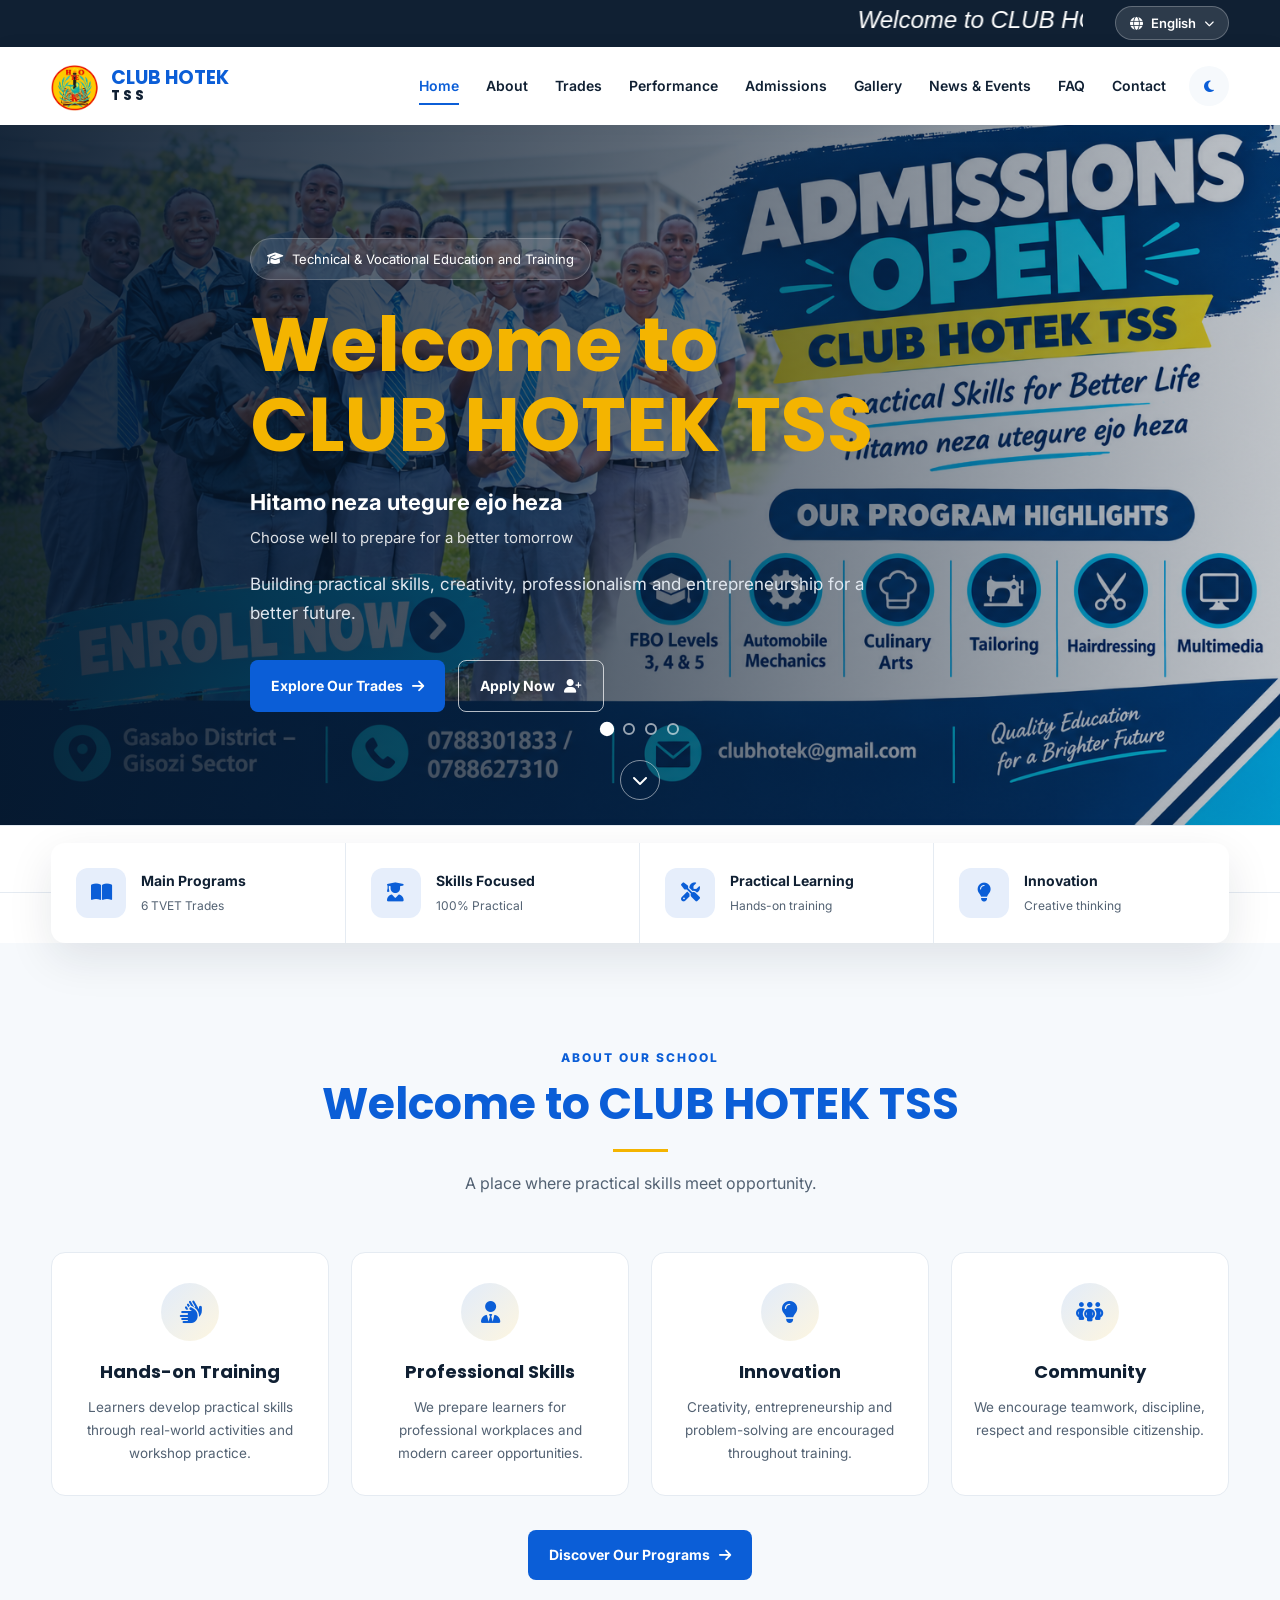
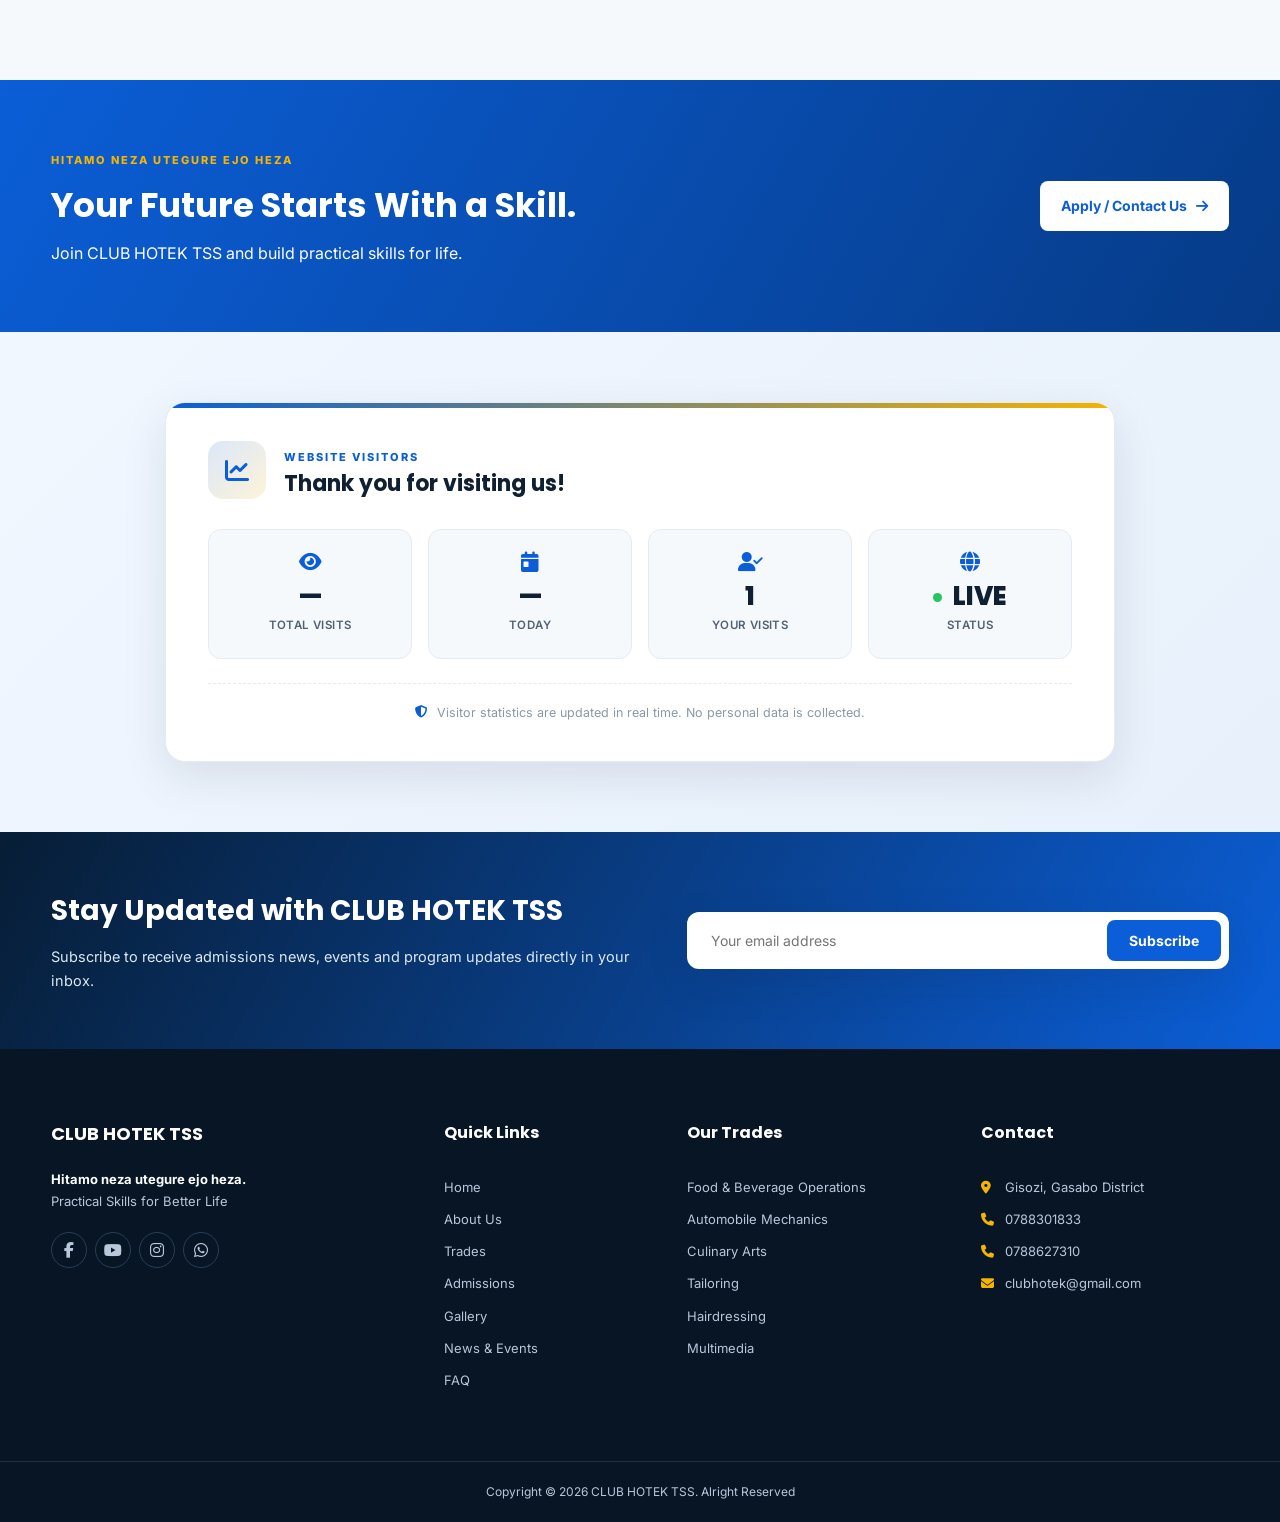
<file: index.html>
<!DOCTYPE html>
<html lang="en">
<head>
    <meta charset="UTF-8">
    <meta name="viewport" content="width=device-width, initial-scale=1.0">
    <meta name="description" content="CLUB HOTEK TSS - TVET School in Gisozi, Gasabo, Rwanda. Practical skills for better life.">
    <meta name="keywords" content="Club Hotek TSS, TVET Rwanda, Gisozi, Gasabo, Food and Beverage, Automobile, Culinary, Tailoring, Hairdressing, Multimedia">
    <meta name="author" content="CLUB HOTEK TSS">
    <title>CLUB HOTEK TSS | Practical Skills for Better Life</title>
    <link rel="preconnect" href="https://fonts.googleapis.com">
    <link rel="preconnect" href="https://fonts.gstatic.com" crossorigin>
    <link href="https://fonts.googleapis.com/css2?family=Inter:wght@400;500;600;700;800&family=Poppins:wght@500;600;700;800&display=swap" rel="stylesheet">
    <link rel="stylesheet" href="https://cdnjs.cloudflare.com/ajax/libs/font-awesome/6.5.2/css/all.min.css">
    <link rel="stylesheet" href="css/style.css">
    <link rel="stylesheet" href="css/pages.css">
</head>
<body>

<div id="preloader">
    <div class="loader">
        <div class="loader-circle"></div>
        <h3>CLUB HOTEK TSS</h3>
        <p data-i18n="loading">Loading...</p>
    </div>
</div>

<!-- TOP BAR -->
<div class="top-bar">
    <div class="container top-bar-content">
        <div class="top-bar-marquee">
            <marquee><p data-i18n="welcomeMarquee" style="font-family: Arial, Helvetica, sans-serif; font-style: oblique; font-size: x-large;">Welcome to CLUB HOTEK TSS, Admission is Ongoing in this upcoming Academic year 🎓🎓🎓</p></marquee>
        </div>
        <div class="top-bar-actions">
            <div class="lang-switcher" id="langSwitcher">
                <button class="lang-btn" type="button" aria-label="Change language">
                    <i class="fas fa-globe"></i>
                    <span data-current-lang>English</span>
                    <i class="fas fa-chevron-down caret"></i>
                </button>
                <div class="lang-dropdown">
                    <button class="lang-option active" data-lang="en" type="button"><span class="flag">🇬🇧</span> English</button>
                    <button class="lang-option" data-lang="fr" type="button"><span class="flag">🇫🇷</span> Français</button>
                    <button class="lang-option" data-lang="sw" type="button"><span class="flag">🇹🇿</span> Kiswahili</button>
                    <button class="lang-option" data-lang="rw" type="button"><span class="flag">🇷🇼</span> Kinyarwanda</button>
                    <button class="lang-option" data-lang="es" type="button"><span class="flag">🇪🇸</span> Español</button>
                    <button class="lang-option" data-lang="it" type="button"><span class="flag">🇮🇹</span> Italiano</button>
                </div>
            </div>
        </div>
    </div>
</div>

<!-- HEADER -->
<header class="header" id="header">
    <div class="container nav-container">
        <a href="index.html" class="logo">
            <img src="assets/images/logo.png" alt="CLUB HOTEK TSS Logo" onerror="this.style.display='none';">
            <div class="logo-text">
                <strong>CLUB HOTEK</strong>
                <span>TSS</span>
            </div>
        </a>

        <!-- NAV SELECT (quick page jump) -->

        <!-- 
        <div class="nav-select-wrap">
            <select class="nav-select" id="navSelect" aria-label="Quick page jump">
                <option value="index.html" selected data-i18n="navHome">Home</option>
                <option value="about.html" data-i18n="navAbout">About</option>
                <option value="trades.html" data-i18n="navTrades">Trades</option>
                <option value="performance.html" data-i18n="navPerformance">Performance</option>
                <option value="admissions.html" data-i18n="navAdmissions">Admissions</option>
                <option value="gallery.html" data-i18n="navGallery">Gallery</option>
                <option value="news.html" data-i18n="navNews">News &amp; Events</option>
                <option value="faq.html" data-i18n="navFaq">FAQ</option>
                <option value="contact.html" data-i18n="navContact">Contact</option>
            </select>
        </div>
-->
        <button class="mobile-menu-btn" id="mobileMenuBtn" aria-label="Open navigation menu">
            <i class="fas fa-bars"></i>
        </button>

        <nav class="navbar" id="navbar">
            <a href="index.html" class="nav-link active" data-i18n="navHome">Home</a>
            <a href="about.html" class="nav-link" data-i18n="navAbout">About</a>
            <a href="trades.html" class="nav-link" data-i18n="navTrades">Trades</a>
            <a href="performance.html" class="nav-link" data-i18n="navPerformance">Performance</a>
            <a href="admissions.html" class="nav-link" data-i18n="navAdmissions">Admissions</a>
            <a href="gallery.html" class="nav-link" data-i18n="navGallery">Gallery</a>
            <a href="news.html" class="nav-link" data-i18n="navNews">News &amp; Events</a>
            <a href="faq.html" class="nav-link" data-i18n="navFaq">FAQ</a>
            <a href="contact.html" class="nav-link" data-i18n="navContact">Contact</a>
            <div class="mobile-lang-block">
                <div class="lang-switcher" id="langSwitcherMobile">
                    <button class="lang-btn" type="button"><i class="fas fa-globe"></i><span data-current-lang>English</span><i class="fas fa-chevron-down caret"></i></button>
                    <div class="lang-dropdown">
                        <button class="lang-option active" data-lang="en" type="button"><span class="flag">🇬🇧</span> English</button>
                        <button class="lang-option" data-lang="fr" type="button"><span class="flag">🇫🇷</span> Français</button>
                        <button class="lang-option" data-lang="sw" type="button"><span class="flag">🇹🇿</span> Kiswahili</button>
                        <button class="lang-option" data-lang="rw" type="button"><span class="flag">🇷🇼</span> Kinyarwanda</button>
                        <button class="lang-option" data-lang="es" type="button"><span class="flag">🇪🇸</span> Español</button>
                        <button class="lang-option" data-lang="it" type="button"><span class="flag">🇮🇹</span> Italiano</button>
                    </div>
                </div>
            </div>
            <button id="themeToggle" class="theme-toggle" aria-label="Toggle dark mode">
                <i class="fas fa-moon"></i>
            </button>
        </nav>
    </div>
</header>
<div class="nav-overlay" id="navOverlay"></div>

<!-- HERO -->
<section class="hero" id="home">
    <div class="hero-slides">
        <div class="hero-slide active" style="background-image: url('assets/images/homee.png');"></div>
        <div class="hero-slide" style="background-image: url('assets/images/event-22.png');"></div>
        <div class="hero-slide" style="background-image: url('assets/images/graduation1.png');"></div>
        <div class="hero-slide" style="background-image: url('assets/images/gallery-6.png');"></div>
    </div>
    <div class="hero-overlay"></div>
    <div class="container hero-content">
        <div class="hero-badge">
            <i class="fas fa-graduation-cap"></i>
            <span data-i18n="heroBadge">Technical &amp; Vocational Education and Training</span>
        </div>
        <h1><span data-i18n="heroWelcome">Welcome to</span><span>CLUB HOTEK TSS</span></h1>
        <p class="hero-slogan">
            <strong data-i18n="heroSlogan">Hitamo neza utegure ejo heza</strong><br>
            <small data-i18n="heroSloganSub">Choose well to prepare for a better tomorrow</small>
        </p>
        <p class="hero-description" data-i18n="heroDescription">Building practical skills, creativity, professionalism and entrepreneurship for a better future.</p>
        <div class="hero-buttons">
            <a href="trades.html" class="btn btn-primary"><span data-i18n="heroBtnTrades">Explore Our Trades</span><i class="fas fa-arrow-right"></i></a>
            <a href="admissions.html" class="btn btn-outline"><span data-i18n="heroBtnApply">Apply Now</span><i class="fas fa-user-plus"></i></a>
        </div>
    </div>
    <div class="hero-dots">
        <button class="active" data-slide="0" aria-label="Slide 1"></button>
        <button data-slide="1" aria-label="Slide 2"></button>
        <button data-slide="2" aria-label="Slide 3"></button>
        <button data-slide="3" aria-label="Slide 4"></button>
    </div>
    <div class="hero-scroll"><a href="#highlights"><i class="fas fa-chevron-down"></i></a></div>
</section>

<!-- TRUST STRIP -->
<section class="trust-strip">
    <div class="container trust-grid">
        <div class="trust-item"><i class="fas fa-award"></i> WDA / RTB Accredited</div>
        <div class="trust-item"><i class="fas fa-certificate"></i> National TVET Curriculum</div>
        <div class="trust-item"><i class="fas fa-users"></i> 500+ Learners Trained</div>
        <div class="trust-item"><i class="fas fa-handshake"></i> Industry Partnerships</div>
    </div>
</section>

<!-- QUICK HIGHLIGHTS -->
<section class="quick-info" id="highlights">
    <div class="container quick-grid">
        <div class="quick-card"><div class="quick-icon"><i class="fas fa-book-open"></i></div><div><h4 data-i18n="stat1">Main Programs</h4><p>6 TVET Trades</p></div></div>
        <div class="quick-card"><div class="quick-icon"><i class="fas fa-user-graduate"></i></div><div><h4 data-i18n="stat2">Skills Focused</h4><p>100% Practical</p></div></div>
        <div class="quick-card"><div class="quick-icon"><i class="fas fa-tools"></i></div><div><h4 data-i18n="stat3">Practical Learning</h4><p>Hands-on training</p></div></div>
        <div class="quick-card"><div class="quick-icon"><i class="fas fa-lightbulb"></i></div><div><h4 data-i18n="stat4">Innovation</h4><p>Creative thinking</p></div></div>
    </div>
</section>

<!-- HOME INTRO -->
<section class="section home-intro">
    <div class="container">
        <div class="section-header">
            <span class="section-label" data-i18n="aboutLabel">ABOUT OUR SCHOOL</span>
            <h2><span data-i18n="aboutWelcome">Welcome to</span> <span>CLUB HOTEK TSS</span></h2>
            <div class="section-line"></div>
            <p data-i18n="aboutTagline">A place where practical skills meet opportunity.</p>
        </div>
        <div class="home-intro-grid">
            <div class="home-intro-card"><div class="home-intro-icon"><i class="fas fa-hands"></i></div><h3 data-i18n="why1Title">Hands-on Training</h3><p data-i18n="why1Desc">Learners develop practical skills through real-world activities and workshop practice.</p></div>
            <div class="home-intro-card"><div class="home-intro-icon"><i class="fas fa-user-tie"></i></div><h3 data-i18n="why2Title">Professional Skills</h3><p data-i18n="why2Desc">We prepare learners for professional workplaces and modern career opportunities.</p></div>
            <div class="home-intro-card"><div class="home-intro-icon"><i class="fas fa-lightbulb"></i></div><h3 data-i18n="why3Title">Innovation</h3><p data-i18n="why3Desc">Creativity, entrepreneurship and problem-solving are encouraged throughout training.</p></div>
            <div class="home-intro-card"><div class="home-intro-icon"><i class="fas fa-people-group"></i></div><h3 data-i18n="why4Title">Community</h3><p data-i18n="why4Desc">We encourage teamwork, discipline, respect and responsible citizenship.</p></div>
        </div>
        <div class="home-intro-actions">
            <a href="about.html" class="btn btn-primary"><span data-i18n="aboutBtn">Discover Our Programs</span><i class="fas fa-arrow-right"></i></a>
        </div>
    </div>
</section>

<!-- CTA -->
<section class="cta-section">
    <div class="container cta-content">
        <div>
            <span data-i18n="ctaLabel">HITAMO NEZA UTEGURE EJO HEZA</span>
            <h2 data-i18n="ctaHeading">Your Future Starts With a Skill.</h2>
            <p data-i18n="ctaDesc">Join CLUB HOTEK TSS and build practical skills for life.</p>
        </div>
        <a href="admissions.html" class="btn btn-light"><span data-i18n="ctaBtn">Apply / Contact Us</span><i class="fas fa-arrow-right"></i></a>
    </div>
</section>

<!-- VISITOR COUNTER -->
<section class="visitor-counter-section">
    <div class="container">
        <div class="visitor-counter-card">
            <div class="visitor-counter-header">
                <div class="visitor-counter-icon"><i class="fas fa-chart-line"></i></div>
                <div>
                    <span class="visitor-label" data-i18n="visitorLabel">WEBSITE VISITORS</span>
                    <h3 data-i18n="visitorHeading">Thank you for visiting us!</h3>
                </div>
            </div>
            <div class="visitor-stats-grid">
                <div class="visitor-stat"><i class="fas fa-eye"></i><div class="visitor-number" id="visitorTotal">—</div><div class="visitor-caption" data-i18n="visitorTotalLabel">Total Visits</div></div>
                <div class="visitor-stat"><i class="fas fa-calendar-day"></i><div class="visitor-number" id="visitorToday">—</div><div class="visitor-caption" data-i18n="visitorTodayLabel">Today</div></div>
                <div class="visitor-stat"><i class="fas fa-user-check"></i><div class="visitor-number" id="visitorUnique">—</div><div class="visitor-caption" data-i18n="visitorUniqueLabel">Your Visits</div></div>
                <div class="visitor-stat"><i class="fas fa-globe"></i><div class="visitor-number" id="visitorLive"><span class="live-dot"></span> LIVE</div><div class="visitor-caption" data-i18n="visitorStatusLabel">Status</div></div>
            </div>
            <p class="visitor-note"><i class="fas fa-shield-halved"></i><span data-i18n="visitorNote">Visitor statistics are updated in real time. No personal data is collected.</span></p>
        </div>
    </div>
</section>

<!-- NEWSLETTER -->
<section class="newsletter-strip">
    <div class="container newsletter-inner">
        <div>
            <h3 data-i18n="newsletterTitle">Stay Updated with CLUB HOTEK TSS</h3>
            <p data-i18n="newsletterText">Subscribe to receive admissions news, events and program updates directly in your inbox.</p>
        </div>
        <form class="newsletter-form" id="newsletterForm">
            <input type="email" placeholder="Your email address" data-i18n-placeholder="newsletterPlaceholder" required>
            <button type="submit" data-i18n="newsletterBtn">Subscribe</button>
        </form>
    </div>
</section>

<!-- FOOTER -->
<footer class="footer">
    <div class="container footer-grid">
        <div class="footer-about">
            <div class="footer-logo"><div><strong>CLUB HOTEK TSS</strong></div></div>
            <p><strong>Hitamo neza utegure ejo heza.</strong><br><span data-i18n="footerTagline">Practical Skills for Better Life</span></p>
            <div class="footer-social">
                <a href="#"><i class="fab fa-facebook-f"></i></a>
                <a href="https://www.youtube.com/watch?v=hExioXqzNtE"><i class="fab fa-youtube"></i></a>
                <a href="#"><i class="fab fa-instagram"></i></a>
                <a href="https://wa.me/250788301833"><i class="fab fa-whatsapp"></i></a>
            </div>
        </div>
        <div class="footer-column">
            <h3 data-i18n="footerQuick">Quick Links</h3>
            <a href="index.html" data-i18n="navHome">Home</a>
            <a href="about.html" data-i18n="footerAbout">About Us</a>
            <a href="trades.html" data-i18n="navTrades">Our Trades</a>
            <a href="admissions.html" data-i18n="navAdmissions">Admissions</a>
            <a href="gallery.html" data-i18n="navGallery">Gallery</a>
            <a href="news.html" data-i18n="navNews">News &amp; Events</a>
            <a href="faq.html" data-i18n="navFaq">FAQ</a>
        </div>
        <div class="footer-column">
            <h3 data-i18n="footerOurTrades">Our Trades</h3>
            <a href="trades.html" data-i18n="trade1Title">Food &amp; Beverage Operations</a>
            <a href="trades.html" data-i18n="trade2Title">Automobile Mechanics</a>
            <a href="trades.html" data-i18n="trade3Title">Culinary Arts</a>
            <a href="trades.html" data-i18n="trade4Title">Tailoring</a>
            <a href="trades.html" data-i18n="trade5Title">Hairdressing</a>
            <a href="trades.html" data-i18n="trade6Title">Multimedia</a>
        </div>
        <div class="footer-column">
            <h3 data-i18n="footerContact">Contact</h3>
            <p><i class="fas fa-location-dot"></i> Gisozi, Gasabo District</p>
            <p><i class="fas fa-phone"></i> 0788301833</p>
            <p><i class="fas fa-phone"></i> 0788627310</p>
            <p><i class="fas fa-envelope"></i> clubhotek@gmail.com</p>
        </div>
    </div>
    <div class="footer-bottom">
        <div class="container footer-bottom-content">
            <p>Copyright &copy; 2026 CLUB HOTEK TSS. Alright Reserved</p>
        </div>
    </div>
</footer>

<div class="toast" id="toast"><i class="fas fa-circle-check"></i><span id="toastMessage" data-i18n="toastSuccess">Message sent successfully.</span></div>
<button id="scrollTop" class="scroll-top" aria-label="Scroll to top"><i class="fas fa-arrow-up"></i></button>

<script src="js/main.js"></script>
<script src="js/pages.js"></script>
</body>
</html>
</file>
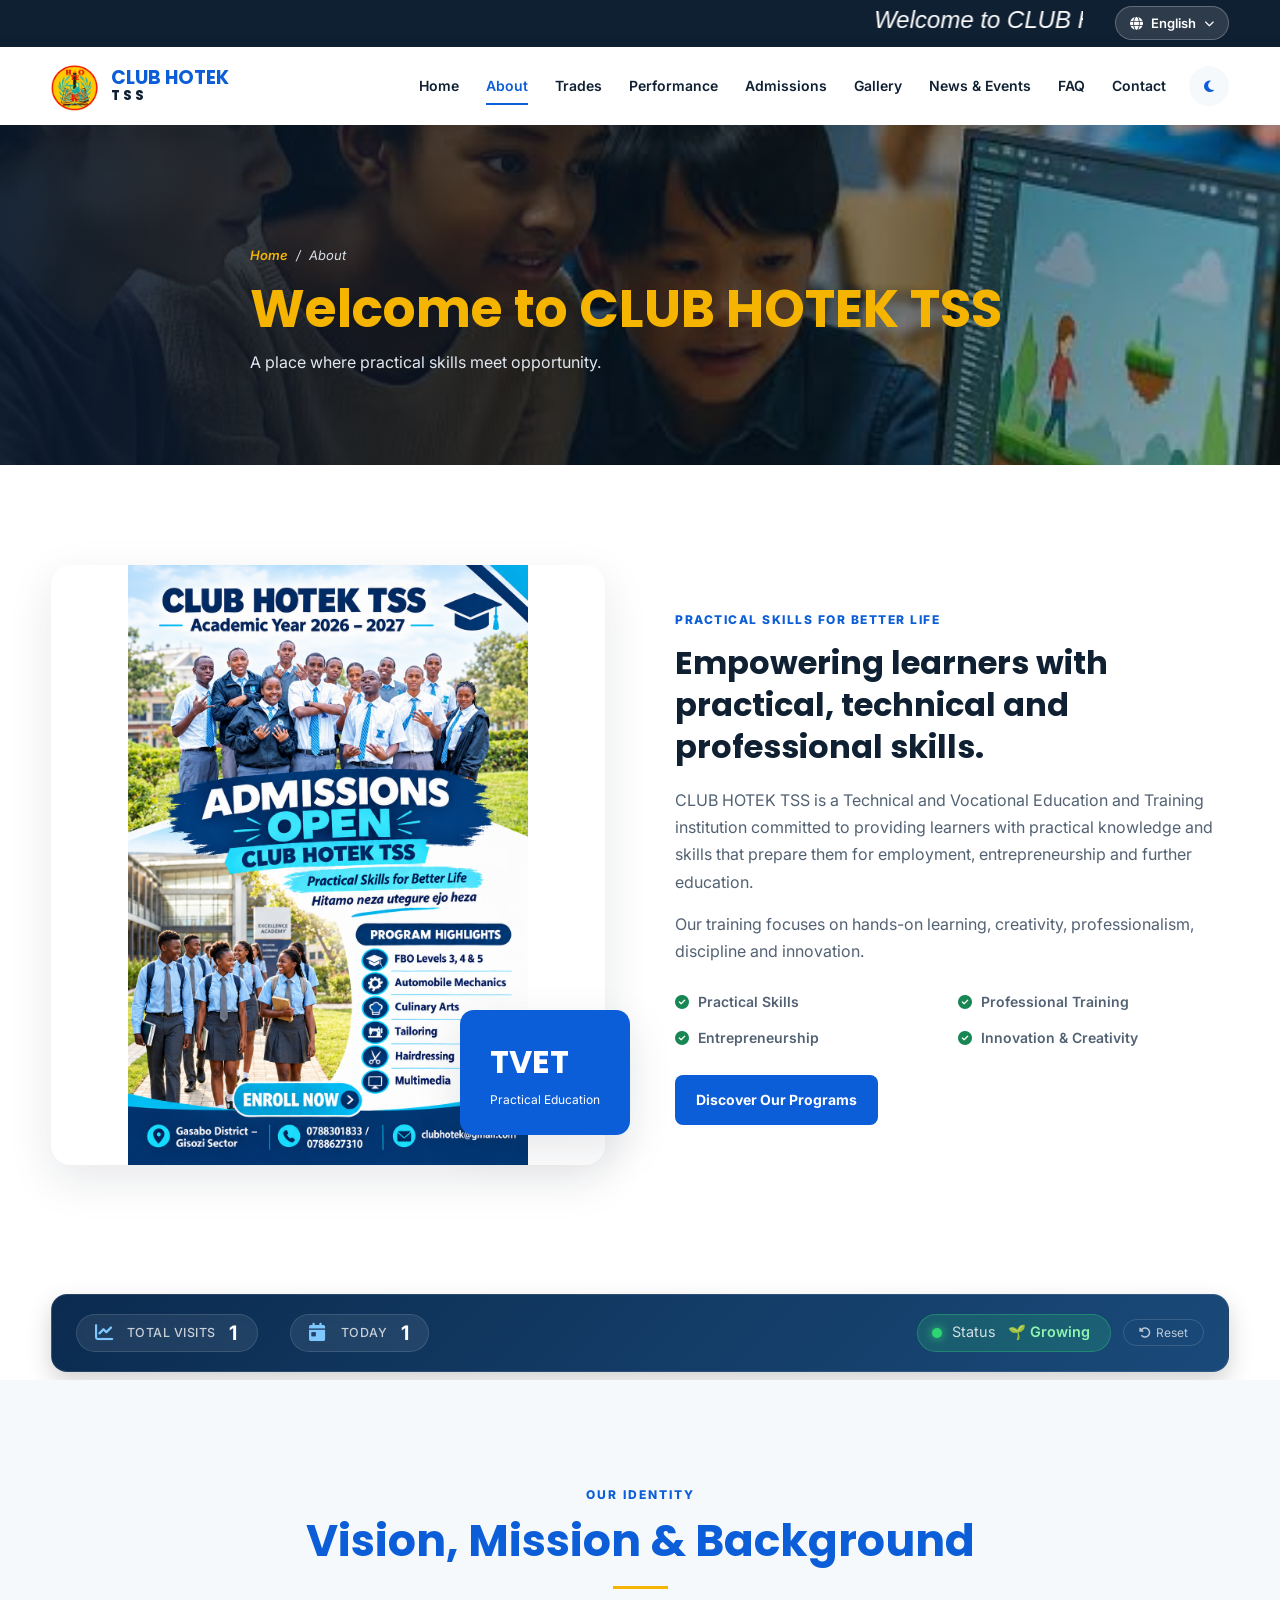
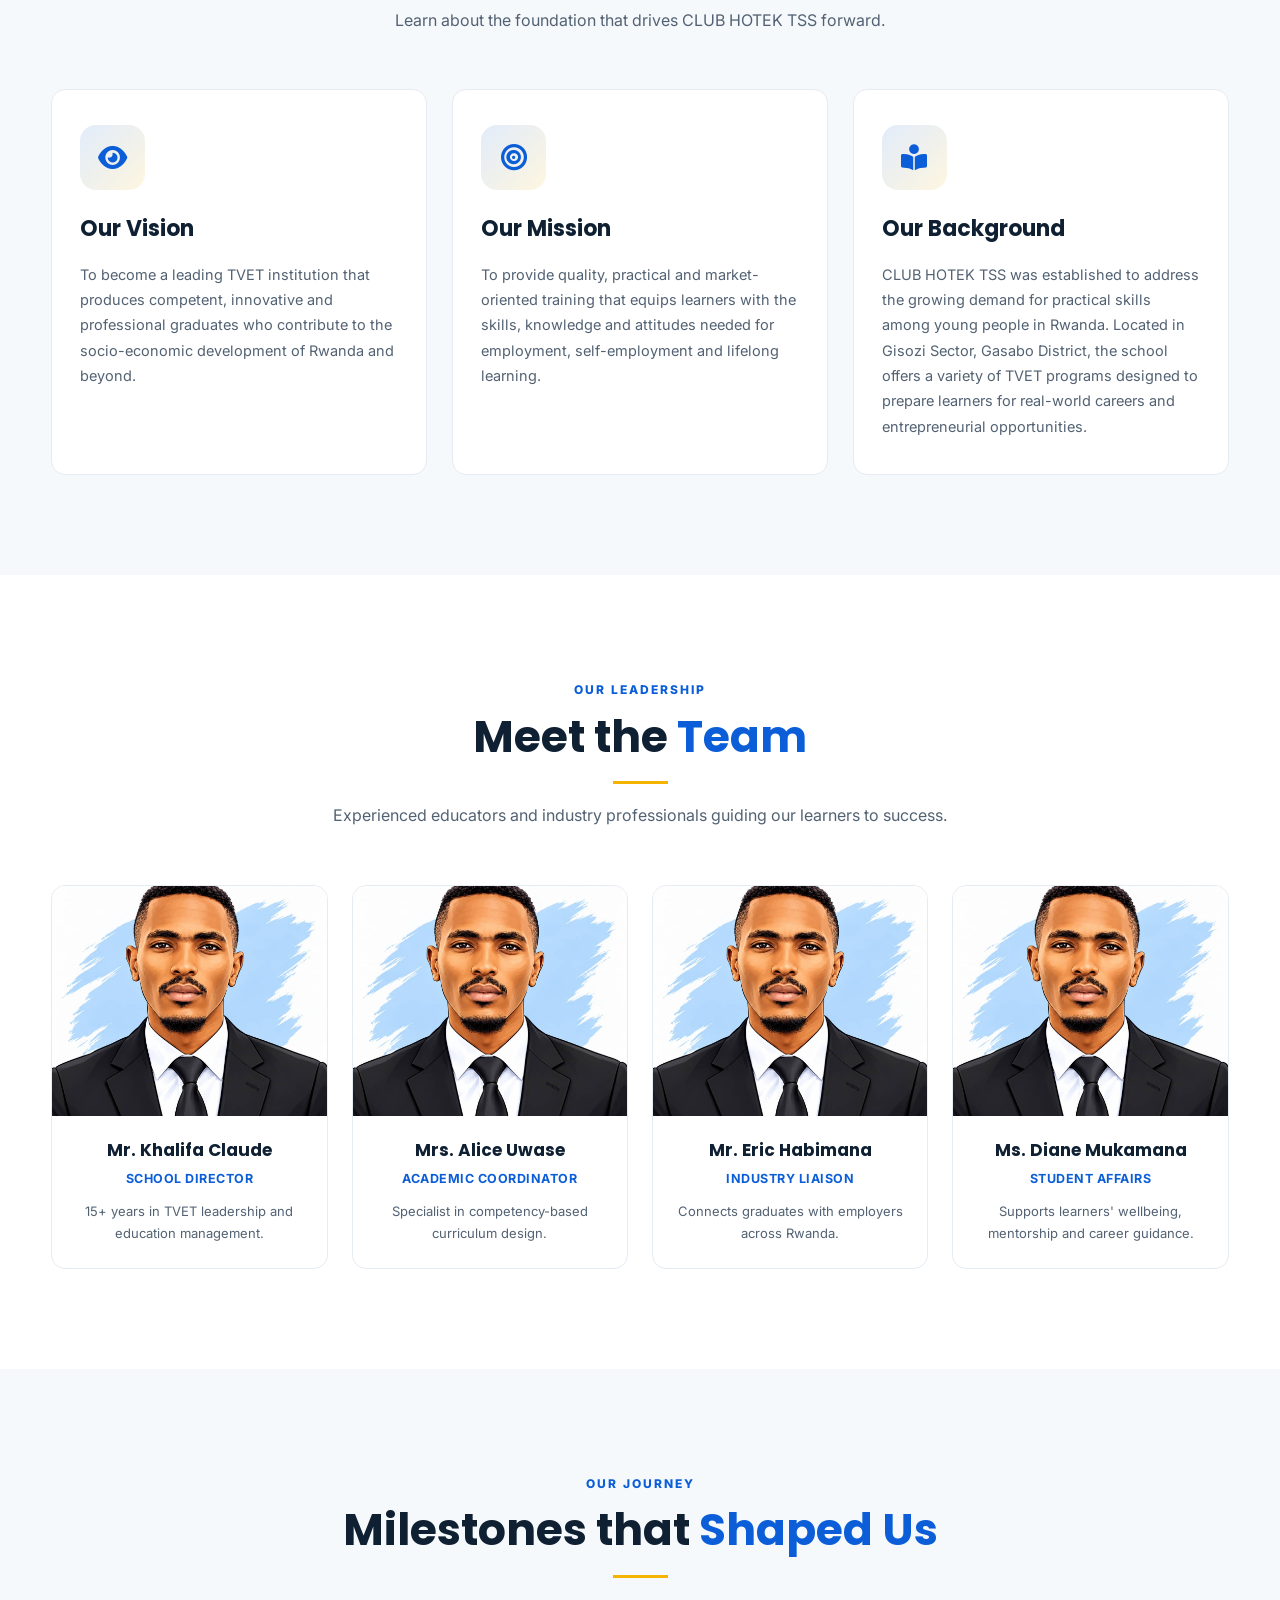
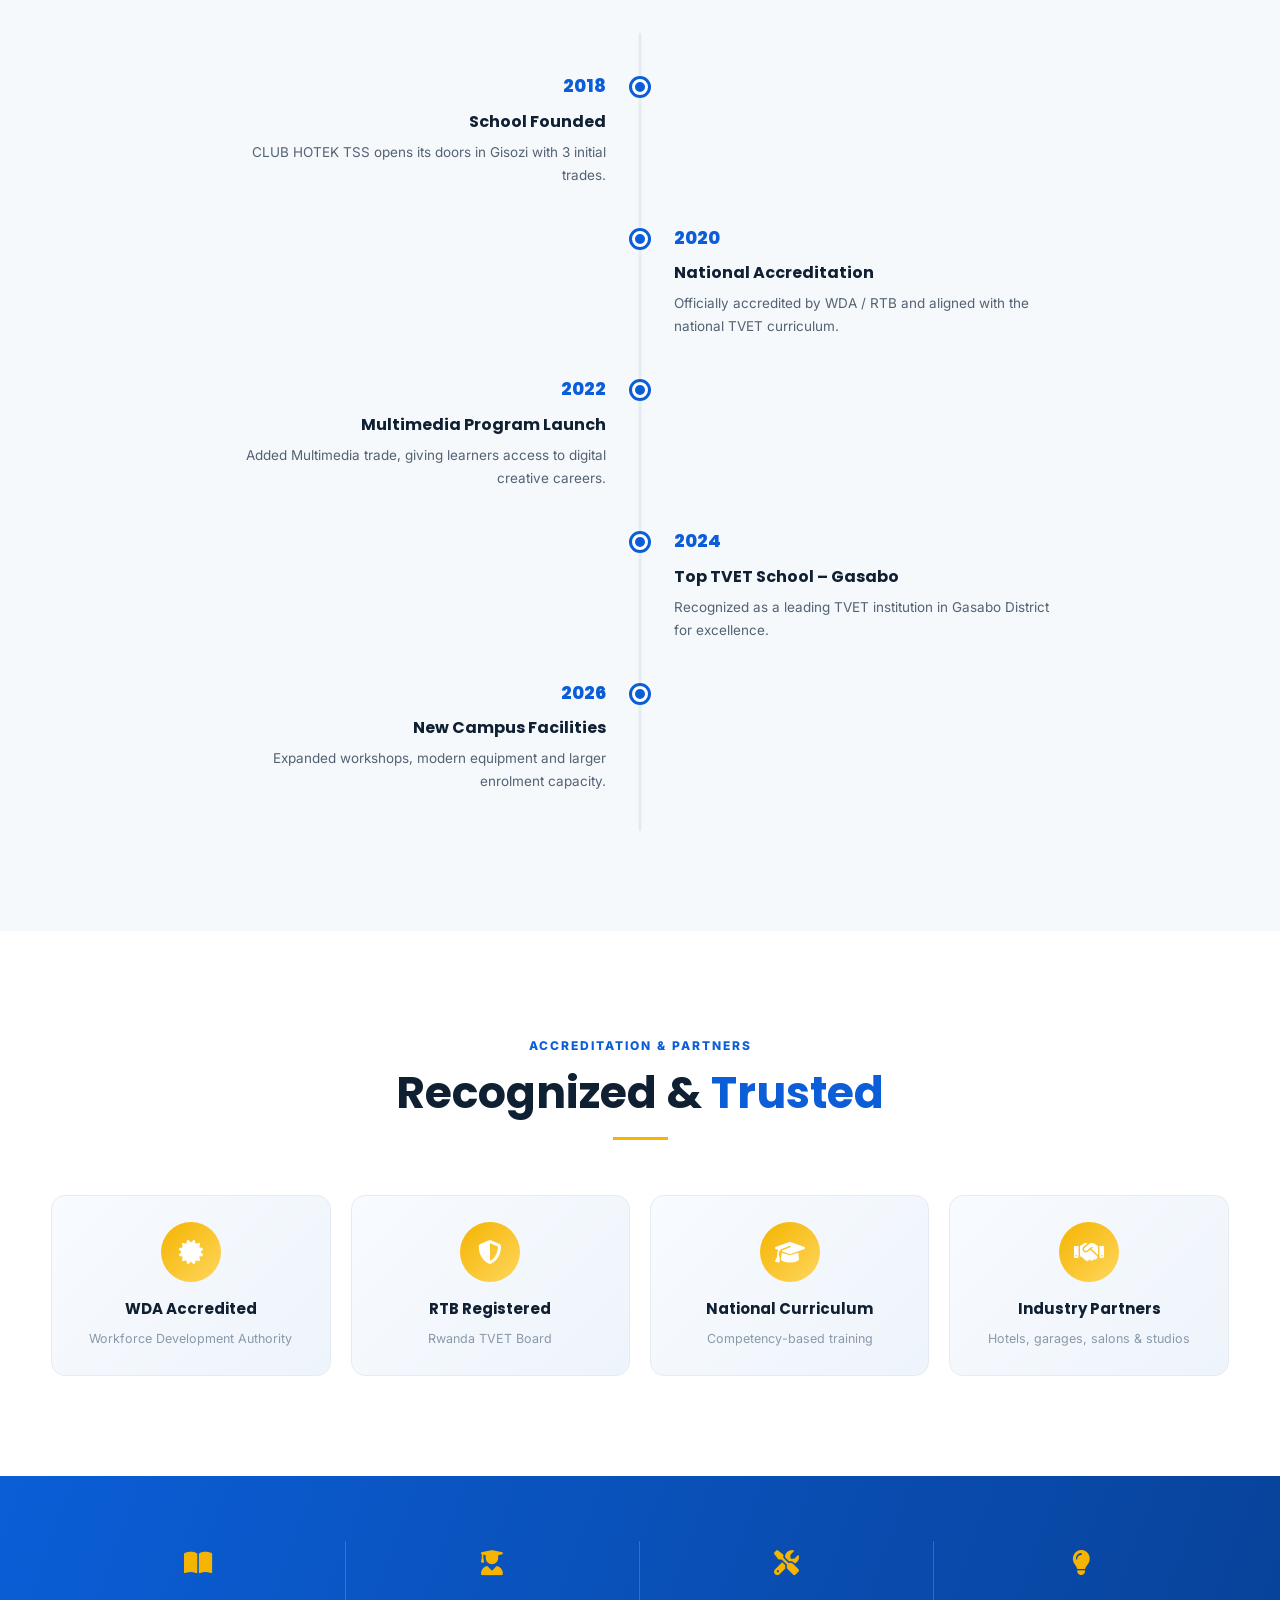
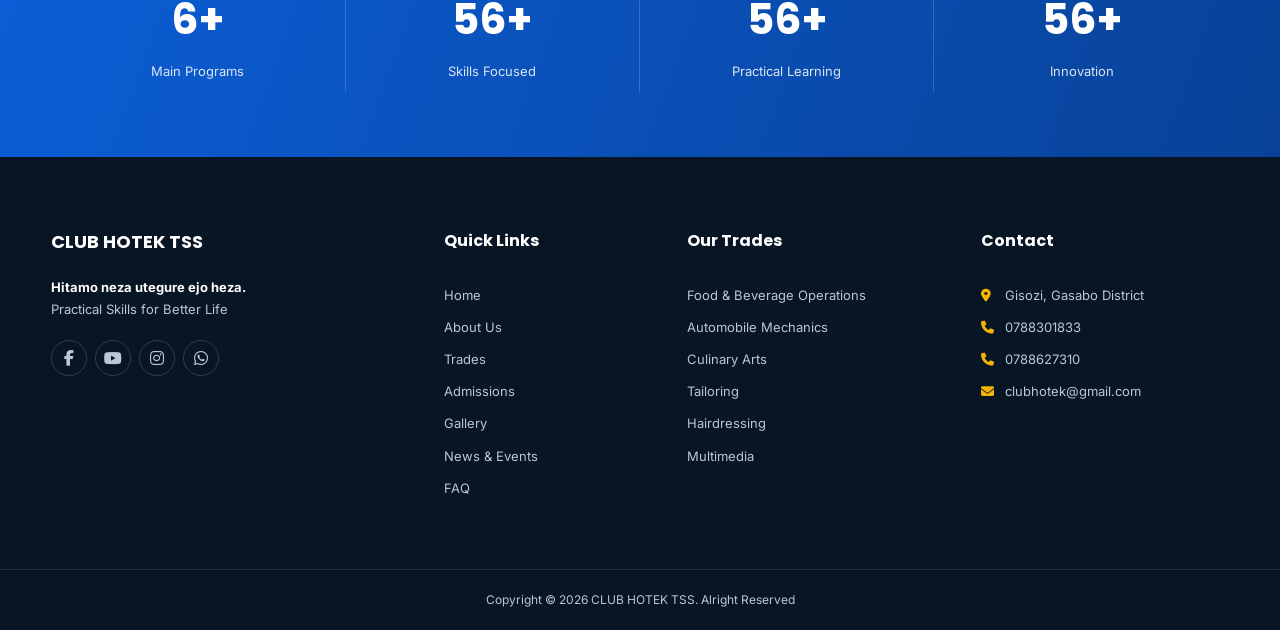
<file: about.html>
<!DOCTYPE html>
<html lang="en">
<head>
    <meta charset="UTF-8">
    <meta name="viewport" content="width=device-width, initial-scale=1.0">
    <meta name="description" content="About CLUB HOTEK TSS - Vision, Mission, Background, Leadership and Accreditation.">
    <title>About Us | CLUB HOTEK TSS</title>
    <link rel="preconnect" href="https://fonts.googleapis.com">
    <link rel="preconnect" href="https://fonts.gstatic.com" crossorigin>
    <link href="https://fonts.googleapis.com/css2?family=Inter:wght@400;500;600;700;800&family=Poppins:wght@500;600;700;800&display=swap" rel="stylesheet">
    <link rel="stylesheet" href="https://cdnjs.cloudflare.com/ajax/libs/font-awesome/6.5.2/css/all.min.css">
    <link rel="stylesheet" href="css/style.css">
    <link rel="stylesheet" href="css/pages.css">
    <style>
        /* ---- Enhanced team photo styling: ensure faces are visible & well-framed ---- */
        .team-photo {
            width: 100%;
            aspect-ratio: 1 / 1;
            overflow: hidden;
            background: #f0f0f0;
            display: flex;
            align-items: center;
            justify-content: center;
        }
        .team-photo img {
            width: 100%;
            height: 100%;
            object-fit: cover;
            object-position: center 20%;
            display: block;
            transition: transform 0.3s ease;
        }
        .team-card:hover .team-photo img {
            transform: scale(1.03);
        }
        .team-photo img {
            object-position: center 25%;
        }
        @supports not (aspect-ratio: 1 / 1) {
            .team-photo {
                height: 0;
                padding-bottom: 100%;
                position: relative;
            }
            .team-photo img {
                position: absolute;
                top: 0;
                left: 0;
                width: 100%;
                height: 100%;
            }
        }

        /* ---- VISITOR STATS WIDGET ---- */
        .visitor-stats-widget {
            background: linear-gradient(135deg, #0b2b4f 0%, #1a4a7a 100%);
            color: #fff;
            padding: 1.2rem 1.5rem;
            border-radius: 16px;
            margin: 1.8rem 0 0.5rem;
            display: flex;
            flex-wrap: wrap;
            align-items: center;
            justify-content: space-between;
            gap: 1.2rem 2rem;
            box-shadow: 0 10px 24px rgba(0, 0, 0, 0.18);
            border: 1px solid rgba(255, 255, 255, 0.1);
            font-family: 'Inter', sans-serif;
        }
        .visitor-stats-widget .stat-group {
            display: flex;
            flex-wrap: wrap;
            align-items: center;
            gap: 1rem 2rem;
        }
        .visitor-stats-widget .stat-item {
            display: flex;
            align-items: center;
            gap: 0.7rem;
            background: rgba(255, 255, 255, 0.08);
            padding: 0.45rem 1.2rem 0.45rem 0.9rem;
            border-radius: 50px;
            backdrop-filter: blur(4px);
            border: 1px solid rgba(255, 255, 255, 0.12);
            transition: background 0.25s ease;
        }
        .visitor-stats-widget .stat-item:hover {
            background: rgba(255, 255, 255, 0.16);
        }
        .visitor-stats-widget .stat-item i {
            font-size: 1.15rem;
            color: #7ec8ff;
            width: 1.5rem;
            text-align: center;
        }
        .visitor-stats-widget .stat-label {
            font-size: 0.78rem;
            font-weight: 500;
            text-transform: uppercase;
            letter-spacing: 0.04em;
            opacity: 0.75;
            margin-right: 0.15rem;
        }
        .visitor-stats-widget .stat-value {
            font-weight: 700;
            font-size: 1.25rem;
            letter-spacing: 0.02em;
            line-height: 1;
        }
        .visitor-stats-widget .status-badge {
            display: flex;
            align-items: center;
            gap: 0.6rem;
            background: rgba(46, 213, 115, 0.18);
            border: 1px solid rgba(46, 213, 115, 0.35);
            padding: 0.35rem 1.2rem 0.35rem 0.9rem;
            border-radius: 50px;
            font-size: 0.9rem;
            font-weight: 500;
        }
        .visitor-stats-widget .status-badge .dot {
            width: 10px;
            height: 10px;
            border-radius: 50%;
            background: #2ed573;
            box-shadow: 0 0 10px #2ed573;
            animation: pulse-dot 1.8s infinite;
        }
        @keyframes pulse-dot {
            0% { opacity: 1; transform: scale(1); }
            50% { opacity: 0.5; transform: scale(0.85); }
            100% { opacity: 1; transform: scale(1); }
        }
        .visitor-stats-widget .status-label {
            font-weight: 400;
            opacity: 0.8;
            margin-right: 0.2rem;
        }
        .visitor-stats-widget .status-text {
            font-weight: 600;
            color: #8ef5b0;
        }
        .visitor-stats-widget .reset-visit-btn {
            background: transparent;
            border: 1px solid rgba(255, 255, 255, 0.2);
            color: #fff;
            font-size: 0.75rem;
            padding: 0.3rem 0.9rem;
            border-radius: 30px;
            cursor: pointer;
            transition: background 0.2s, border-color 0.2s;
            font-family: 'Inter', sans-serif;
            display: flex;
            align-items: center;
            gap: 0.35rem;
            opacity: 0.7;
        }
        .visitor-stats-widget .reset-visit-btn:hover {
            background: rgba(255, 255, 255, 0.1);
            border-color: rgba(255, 255, 255, 0.4);
            opacity: 1;
        }
        @media (max-width: 768px) {
            .visitor-stats-widget {
                flex-direction: column;
                align-items: flex-start;
                padding: 1rem 1.2rem;
                gap: 0.9rem;
            }
            .visitor-stats-widget .stat-group {
                gap: 0.7rem;
                width: 100%;
            }
            .visitor-stats-widget .stat-item {
                flex: 1 1 auto;
                padding: 0.4rem 1rem 0.4rem 0.8rem;
                font-size: 0.9rem;
            }
            .visitor-stats-widget .stat-value {
                font-size: 1.1rem;
            }
            .visitor-stats-widget .status-badge {
                width: 100%;
                justify-content: center;
            }
        }
    </style>
</head>
<body>

<!-- Preloader + Top Bar + Header + Nav: SAME as index.html but nav-link "about" has class="nav-link active" -->

<div id="preloader"><div class="loader"><div class="loader-circle"></div><h3>CLUB HOTEK TSS</h3><p data-i18n="loading">Loading...</p></div></div>

<div class="top-bar">
    <div class="container top-bar-content">
        <div class="top-bar-marquee"><marquee><p data-i18n="welcomeMarquee" style="font-family: Arial, Helvetica, sans-serif; font-style: oblique; font-size: x-large;">Welcome to CLUB HOTEK TSS, Admission is Ongoing in this upcoming Academic year 🎓🎓🎓</p></marquee></div>
        <div class="top-bar-actions">
            <div class="lang-switcher" id="langSwitcher">
                <button class="lang-btn" type="button"><i class="fas fa-globe"></i><span data-current-lang>English</span><i class="fas fa-chevron-down caret"></i></button>
                <div class="lang-dropdown">
                    <button class="lang-option active" data-lang="en" type="button"><span class="flag">🇬🇧</span> English</button>
                    <button class="lang-option" data-lang="fr" type="button"><span class="flag">🇫🇷</span> Français</button>
                    <button class="lang-option" data-lang="sw" type="button"><span class="flag">🇹🇿</span> Kiswahili</button>
                    <button class="lang-option" data-lang="rw" type="button"><span class="flag">🇷🇼</span> Kinyarwanda</button>
                    <button class="lang-option" data-lang="es" type="button"><span class="flag">🇪🇸</span> Español</button>
                    <button class="lang-option" data-lang="it" type="button"><span class="flag">🇮🇹</span> Italiano</button>
                </div>
            </div>
        </div>
    </div>
</div>

<header class="header" id="header">
    <div class="container nav-container">
        <a href="index.html" class="logo">
            <img src="assets/images/logo.png" alt="CLUB HOTEK TSS Logo" onerror="this.style.display='none';">
            <div class="logo-text"><strong>CLUB HOTEK</strong><span>TSS</span></div>
        </a>

        <button class="mobile-menu-btn" id="mobileMenuBtn" aria-label="Open navigation menu"><i class="fas fa-bars"></i></button>

        <nav class="navbar" id="navbar">
            <a href="index.html" class="nav-link" data-i18n="navHome">Home</a>
            <a href="about.html" class="nav-link active" data-i18n="navAbout">About</a>
            <a href="trades.html" class="nav-link" data-i18n="navTrades">Trades</a>
            <a href="performance.html" class="nav-link" data-i18n="navPerformance">Performance</a>
            <a href="admissions.html" class="nav-link" data-i18n="navAdmissions">Admissions</a>
            <a href="gallery.html" class="nav-link" data-i18n="navGallery">Gallery</a>
            <a href="news.html" class="nav-link" data-i18n="navNews">News &amp; Events</a>
            <a href="faq.html" class="nav-link" data-i18n="navFaq">FAQ</a>
            <a href="contact.html" class="nav-link" data-i18n="navContact">Contact</a>
            <div class="mobile-lang-block">
                <div class="lang-switcher" id="langSwitcherMobile">
                    <button class="lang-btn" type="button"><i class="fas fa-globe"></i><span data-current-lang>English</span><i class="fas fa-chevron-down caret"></i></button>
                    <div class="lang-dropdown">
                        <button class="lang-option active" data-lang="en" type="button"><span class="flag">🇬🇧</span> English</button>
                        <button class="lang-option" data-lang="fr" type="button"><span class="flag">🇫🇷</span> Français</button>
                        <button class="lang-option" data-lang="sw" type="button"><span class="flag">🇹🇿</span> Kiswahili</button>
                        <button class="lang-option" data-lang="rw" type="button"><span class="flag">🇷🇼</span> Kinyarwanda</button>
                        <button class="lang-option" data-lang="es" type="button"><span class="flag">🇪🇸</span> Español</button>
                        <button class="lang-option" data-lang="it" type="button"><span class="flag">🇮🇹</span> Italiano</button>
                    </div>
                </div>
            </div>
            <button id="themeToggle" class="theme-toggle" aria-label="Toggle dark mode"><i class="fas fa-moon"></i></button>
        </nav>
    </div>
</header>
<div class="nav-overlay" id="navOverlay"></div>

<!-- PAGE BANNER -->
<section class="page-banner" style="background-image: url('assets/images/gallery-1.jpg');">
    <div class="page-banner-overlay"></div>
    <div class="container page-banner-content">
        <nav class="page-breadcrumb"><a href="index.html" data-i18n="navHome">Home</a><span>/</span><span data-i18n="navAbout">About</span></nav>
        <h1><span data-i18n="aboutWelcome">Welcome to</span> <span>CLUB HOTEK TSS</span></h1>
        <p data-i18n="aboutTagline">A place where practical skills meet opportunity.</p>
    </div>
</section>

<!-- ABOUT INTRO -->
<section class="section about-section">
    <div class="container">
        <div class="about-grid">
            <div class="about-image">
             <img src="assets/images/admission.png"
     alt="CLUB HOTEK TSS Students"
     style="width: 100%; height: 600px; object-fit: contain;">
                <div class="experience-card"><strong>TVET</strong><span data-i18n="aboutExpCard">Practical Education</span></div>
            </div>
            <div class="about-content">
                <span class="mini-title" data-i18n="aboutMiniTitle">PRACTICAL SKILLS FOR BETTER LIFE</span>
                <h3 data-i18n="aboutHeading">Empowering learners with practical, technical and professional skills.</h3>
                <p data-i18n="aboutP1">CLUB HOTEK TSS is a Technical and Vocational Education and Training institution committed to providing learners with practical knowledge and skills that prepare them for employment, entrepreneurship and further education.</p>
                <p data-i18n="aboutP2">Our training focuses on hands-on learning, creativity, professionalism, discipline and innovation.</p>
                <div class="about-features">
                    <div><i class="fas fa-check-circle"></i><span data-i18n="aboutF1">Practical Skills</span></div>
                    <div><i class="fas fa-check-circle"></i><span data-i18n="aboutF2">Professional Training</span></div>
                    <div><i class="fas fa-check-circle"></i><span data-i18n="aboutF3">Entrepreneurship</span></div>
                    <div><i class="fas fa-check-circle"></i><span data-i18n="aboutF4">Innovation &amp; Creativity</span></div>
                </div>
                <a href="trades.html" class="btn btn-primary"><span data-i18n="aboutBtn">Discover Our Programs</span></a>
            </div>
        </div>
    </div>
</section>

<!-- ========== VISITOR STATS WIDGET ========== -->
<div class="container">
    <div class="visitor-stats-widget" id="visitorStatsWidget">
        <div class="stat-group">
            <div class="stat-item">
                <i class="fas fa-chart-line"></i>
                <span class="stat-label">Total Visits</span>
                <span class="stat-value" id="totalVisits">0</span>
            </div>
            <div class="stat-item">
                <i class="fas fa-calendar-day"></i>
                <span class="stat-label">Today</span>
                <span class="stat-value" id="todayVisits">0</span>
            </div>
        </div>
        <div class="stat-group" style="gap: 0.8rem;">
            <div class="status-badge">
                <span class="dot"></span>
                <span class="status-label">Status</span>
                <span class="status-text" id="visitStatus">Online</span>
            </div>
            <button class="reset-visit-btn" id="resetVisitsBtn" title="Reset visit counters (local storage)">
                <i class="fas fa-rotate-left"></i> Reset
            </button>
        </div>
    </div>
</div>
<!-- ========== END VISITOR STATS WIDGET ========== -->

<!-- VISION / MISSION / BACKGROUND -->
<section class="section vmb-section">
    <div class="container">
        <div class="section-header">
            <span class="section-label" data-i18n="vmbLabel">OUR IDENTITY</span>
            <h2><span data-i18n="vmbHeading1">Vision, Mission &amp;</span> <span data-i18n="vmbHeading2">Background</span></h2>
            <div class="section-line"></div>
            <p data-i18n="vmbTagline">Learn about the foundation that drives CLUB HOTEK TSS forward.</p>
        </div>
        <div class="vmb-grid">
            <div class="vmb-card">
                <div class="vmb-icon"><i class="fas fa-eye"></i></div>
                <h3 data-i18n="visionTitle">Our Vision</h3>
                <p data-i18n="visionText">To become a leading TVET institution that produces competent, innovative and professional graduates who contribute to the socio-economic development of Rwanda and beyond.</p>
            </div>
            <div class="vmb-card">
                <div class="vmb-icon"><i class="fas fa-bullseye"></i></div>
                <h3 data-i18n="missionTitle">Our Mission</h3>
                <p data-i18n="missionText">To provide quality, practical and market-oriented training that equips learners with the skills, knowledge and attitudes needed for employment, self-employment and lifelong learning.</p>
            </div>
            <div class="vmb-card">
                <div class="vmb-icon"><i class="fas fa-book-open-reader"></i></div>
                <h3 data-i18n="backgroundTitle">Our Background</h3>
                <p data-i18n="backgroundText">CLUB HOTEK TSS was established to address the growing demand for practical skills among young people in Rwanda. Located in Gisozi Sector, Gasabo District, the school offers a variety of TVET programs designed to prepare learners for real-world careers and entrepreneurial opportunities.</p>
            </div>
        </div>
    </div>
</section>

<!-- LEADERSHIP TEAM — updated photo styling for face visibility -->
<section class="section">
    <div class="container">
        <div class="section-header">
            <span class="section-label">OUR LEADERSHIP</span>
            <h2>Meet the <span>Team</span></h2>
            <div class="section-line"></div>
            <p>Experienced educators and industry professionals guiding our learners to success.</p>
        </div>
        <div class="team-grid">
            <div class="team-card">
                <div class="team-photo">
                    <img src="assets/images/team1.jpeg" alt="Mr. Khalifa Claude - School Director" onerror="this.style.display='none'; this.parentNode.style.background='#e0e0e0';">
                </div>
                <div class="team-body"><h3>Mr. Khalifa Claude</h3><div class="team-role">School Director</div><p class="team-bio">15+ years in TVET leadership and education management.</p></div>
            </div>
            <div class="team-card">
                <div class="team-photo">
                    <img src="assets/images/team1.jpeg" alt="Mrs. Alice Uwase - Academic Coordinator" onerror="this.style.display='none'; this.parentNode.style.background='#e0e0e0';">
                </div>
                <div class="team-body"><h3>Mrs. Alice Uwase</h3><div class="team-role">Academic Coordinator</div><p class="team-bio">Specialist in competency-based curriculum design.</p></div>
            </div>
            <div class="team-card">
                <div class="team-photo">
                    <img src="assets/images/team1.jpeg" alt="Mr. Eric Habimana - Industry Liaison" onerror="this.style.display='none'; this.parentNode.style.background='#e0e0e0';">
                </div>
                <div class="team-body"><h3>Mr. Eric Habimana</h3><div class="team-role">Industry Liaison</div><p class="team-bio">Connects graduates with employers across Rwanda.</p></div>
            </div>
            <div class="team-card">
                <div class="team-photo">
                    <img src="assets/images/team1.jpeg" alt="Ms. Diane Mukamana - Student Affairs" onerror="this.style.display='none'; this.parentNode.style.background='#e0e0e0';">
                </div>
                <div class="team-body"><h3>Ms. Diane Mukamana</h3><div class="team-role">Student Affairs</div><p class="team-bio">Supports learners' wellbeing, mentorship and career guidance.</p></div>
            </div>
        </div>
    </div>
</section>

<!-- HISTORY TIMELINE -->
<section class="section" style="background: var(--light);">
    <div class="container">
        <div class="section-header">
            <span class="section-label">OUR JOURNEY</span>
            <h2>Milestones that <span>Shaped Us</span></h2>
            <div class="section-line"></div>
        </div>
        <div class="timeline">
            <div class="timeline-item"><span class="timeline-dot"></span><div class="timeline-year">2018</div><h4>School Founded</h4><p>CLUB HOTEK TSS opens its doors in Gisozi with 3 initial trades.</p></div>
            <div class="timeline-item"><span class="timeline-dot"></span><div class="timeline-year">2020</div><h4>National Accreditation</h4><p>Officially accredited by WDA / RTB and aligned with the national TVET curriculum.</p></div>
            <div class="timeline-item"><span class="timeline-dot"></span><div class="timeline-year">2022</div><h4>Multimedia Program Launch</h4><p>Added Multimedia trade, giving learners access to digital creative careers.</p></div>
            <div class="timeline-item"><span class="timeline-dot"></span><div class="timeline-year">2024</div><h4>Top TVET School – Gasabo</h4><p>Recognized as a leading TVET institution in Gasabo District for excellence.</p></div>
            <div class="timeline-item"><span class="timeline-dot"></span><div class="timeline-year">2026</div><h4>New Campus Facilities</h4><p>Expanded workshops, modern equipment and larger enrolment capacity.</p></div>
        </div>
    </div>
</section>

<!-- ACCREDITATION -->
<section class="section">
    <div class="container">
        <div class="section-header">
            <span class="section-label">ACCREDITATION &amp; PARTNERS</span>
            <h2>Recognized &amp; <span>Trusted</span></h2>
            <div class="section-line"></div>
        </div>
        <div class="awards-grid">
            <div class="award-card"><div class="award-icon"><i class="fas fa-certificate"></i></div><h3>WDA Accredited</h3><p>Workforce Development Authority</p></div>
            <div class="award-card"><div class="award-icon"><i class="fas fa-shield-halved"></i></div><h3>RTB Registered</h3><p>Rwanda TVET Board</p></div>
            <div class="award-card"><div class="award-icon"><i class="fas fa-graduation-cap"></i></div><h3>National Curriculum</h3><p>Competency-based training</p></div>
            <div class="award-card"><div class="award-icon"><i class="fas fa-handshake"></i></div><h3>Industry Partners</h3><p>Hotels, garages, salons &amp; studios</p></div>
        </div>
    </div>
</section>

<!-- Stats -->
<section class="stats-section">
    <div class="container stats-grid">
        <div class="stat-item"><i class="fas fa-book-open"></i><h3 data-count="6">0</h3><p data-i18n="stat1">Main Programs</p></div>
        <div class="stat-item"><i class="fas fa-user-graduate"></i><h3 data-count="100">0</h3><p data-i18n="stat2">Skills Focused</p></div>
        <div class="stat-item"><i class="fas fa-tools"></i><h3 data-count="100">0</h3><p data-i18n="stat3">Practical Learning</p></div>
        <div class="stat-item"><i class="fas fa-lightbulb"></i><h3 data-count="100">0</h3><p data-i18n="stat4">Innovation</p></div>
    </div>
</section>

<!-- FOOTER -->
<footer class="footer">
    <div class="container footer-grid">
        <div class="footer-about">
            <div class="footer-logo"><div><strong>CLUB HOTEK TSS</strong></div></div>
            <p><strong>Hitamo neza utegure ejo heza.</strong><br><span data-i18n="footerTagline">Practical Skills for Better Life</span></p>
            <div class="footer-social">
                <a href="#"><i class="fab fa-facebook-f"></i></a>
                <a href="https://www.youtube.com/watch?v=hExioXqzNtE"><i class="fab fa-youtube"></i></a>
                <a href="#"><i class="fab fa-instagram"></i></a>
                <a href="https://wa.me/250788301833"><i class="fab fa-whatsapp"></i></a>
            </div>
        </div>
        <div class="footer-column">
            <h3 data-i18n="footerQuick">Quick Links</h3>
            <a href="index.html" data-i18n="navHome">Home</a>
            <a href="about.html" data-i18n="footerAbout">About Us</a>
            <a href="trades.html" data-i18n="navTrades">Our Trades</a>
            <a href="admissions.html" data-i18n="navAdmissions">Admissions</a>
            <a href="gallery.html" data-i18n="navGallery">Gallery</a>
            <a href="news.html" data-i18n="navNews">News &amp; Events</a>
            <a href="faq.html" data-i18n="navFaq">FAQ</a>
        </div>
        <div class="footer-column">
            <h3 data-i18n="footerOurTrades">Our Trades</h3>
            <a href="trades.html" data-i18n="trade1Title">Food &amp; Beverage Operations</a>
            <a href="trades.html" data-i18n="trade2Title">Automobile Mechanics</a>
            <a href="trades.html" data-i18n="trade3Title">Culinary Arts</a>
            <a href="trades.html" data-i18n="trade4Title">Tailoring</a>
            <a href="trades.html" data-i18n="trade5Title">Hairdressing</a>
            <a href="trades.html" data-i18n="trade6Title">Multimedia</a>
        </div>
        <div class="footer-column">
            <h3 data-i18n="footerContact">Contact</h3>
            <p><i class="fas fa-location-dot"></i> Gisozi, Gasabo District</p>
            <p><i class="fas fa-phone"></i> 0788301833</p>
            <p><i class="fas fa-phone"></i> 0788627310</p>
            <p><i class="fas fa-envelope"></i> clubhotek@gmail.com</p>
        </div>
    </div>
    <div class="footer-bottom"><div class="container footer-bottom-content"><p>Copyright &copy; 2026 CLUB HOTEK TSS. Alright Reserved</p></div></div>
</footer>

<div class="toast" id="toast"><i class="fas fa-circle-check"></i><span id="toastMessage" data-i18n="toastSuccess">Message sent successfully.</span></div>
<button id="scrollTop" class="scroll-top" aria-label="Scroll to top"><i class="fas fa-arrow-up"></i></button>

<script src="js/main.js"></script>
<script src="js/pages.js"></script>

<!-- ========== VISITOR TRACKING SCRIPT ========== -->
<script>
    (function() {
        const STORAGE_KEY_TOTAL = 'clubhotek_total_visits';
        const STORAGE_KEY_TODAY = 'clubhotek_today_visits';
        const STORAGE_KEY_LAST_DATE = 'clubhotek_last_visit_date';

        // Helper: get today's date string (YYYY-MM-DD)
        function getTodayDateString() {
            const d = new Date();
            const year = d.getFullYear();
            const month = String(d.getMonth() + 1).padStart(2, '0');
            const day = String(d.getDate()).padStart(2, '0');
            return `${year}-${month}-${day}`;
        }

        // Initialize or update counters
        function initVisitorCounters() {
            const todayStr = getTodayDateString();
            let totalVisits = parseInt(localStorage.getItem(STORAGE_KEY_TOTAL), 10) || 0;
            let todayVisits = parseInt(localStorage.getItem(STORAGE_KEY_TODAY), 10) || 0;
            let lastVisitDate = localStorage.getItem(STORAGE_KEY_LAST_DATE) || '';

            // Check if it's a new day
            if (lastVisitDate !== todayStr) {
                // New day: reset today's count, but keep total
                todayVisits = 0;
                lastVisitDate = todayStr;
            }

            // Increment for this page visit
            totalVisits += 1;
            todayVisits += 1;

            // Save back to localStorage
            localStorage.setItem(STORAGE_KEY_TOTAL, totalVisits);
            localStorage.setItem(STORAGE_KEY_TODAY, todayVisits);
            localStorage.setItem(STORAGE_KEY_LAST_DATE, todayStr);

            // Update DOM
            const totalEl = document.getElementById('totalVisits');
            const todayEl = document.getElementById('todayVisits');
            const statusEl = document.getElementById('visitStatus');

            if (totalEl) totalEl.textContent = totalVisits.toLocaleString();
            if (todayEl) todayEl.textContent = todayVisits.toLocaleString();

            // Status logic based on today's visits
            if (statusEl) {
                if (todayVisits >= 100) {
                    statusEl.textContent = '🔥 Trending';
                    statusEl.style.color = '#ffb347';
                } else if (todayVisits >= 20) {
                    statusEl.textContent = '📈 Active';
                    statusEl.style.color = '#7ec8ff';
                } else if (todayVisits >= 5) {
                    statusEl.textContent = '👀 Steady';
                    statusEl.style.color = '#8ef5b0';
                } else {
                    statusEl.textContent = '🌱 Growing';
                    statusEl.style.color = '#8ef5b0';
                }
            }
        }

        // Reset button functionality (clear counters and re-init)
        function setupResetButton() {
            const resetBtn = document.getElementById('resetVisitsBtn');
            if (resetBtn) {
                resetBtn.addEventListener('click', function(e) {
                    e.preventDefault();
                    if (confirm('Reset visit counters? This will clear local visit data and start fresh.')) {
                        localStorage.removeItem(STORAGE_KEY_TOTAL);
                        localStorage.removeItem(STORAGE_KEY_TODAY);
                        localStorage.removeItem(STORAGE_KEY_LAST_DATE);
                        // Re-initialize with a fresh visit
                        initVisitorCounters();
                    }
                });
            }
        }

        // Run on DOM ready
        if (document.readyState === 'loading') {
            document.addEventListener('DOMContentLoaded', function() {
                initVisitorCounters();
                setupResetButton();
            });
        } else {
            initVisitorCounters();
            setupResetButton();
        }
    })();
</script>
<!-- ========== END VISITOR TRACKING SCRIPT ========== -->

</body>
</html>
</file>
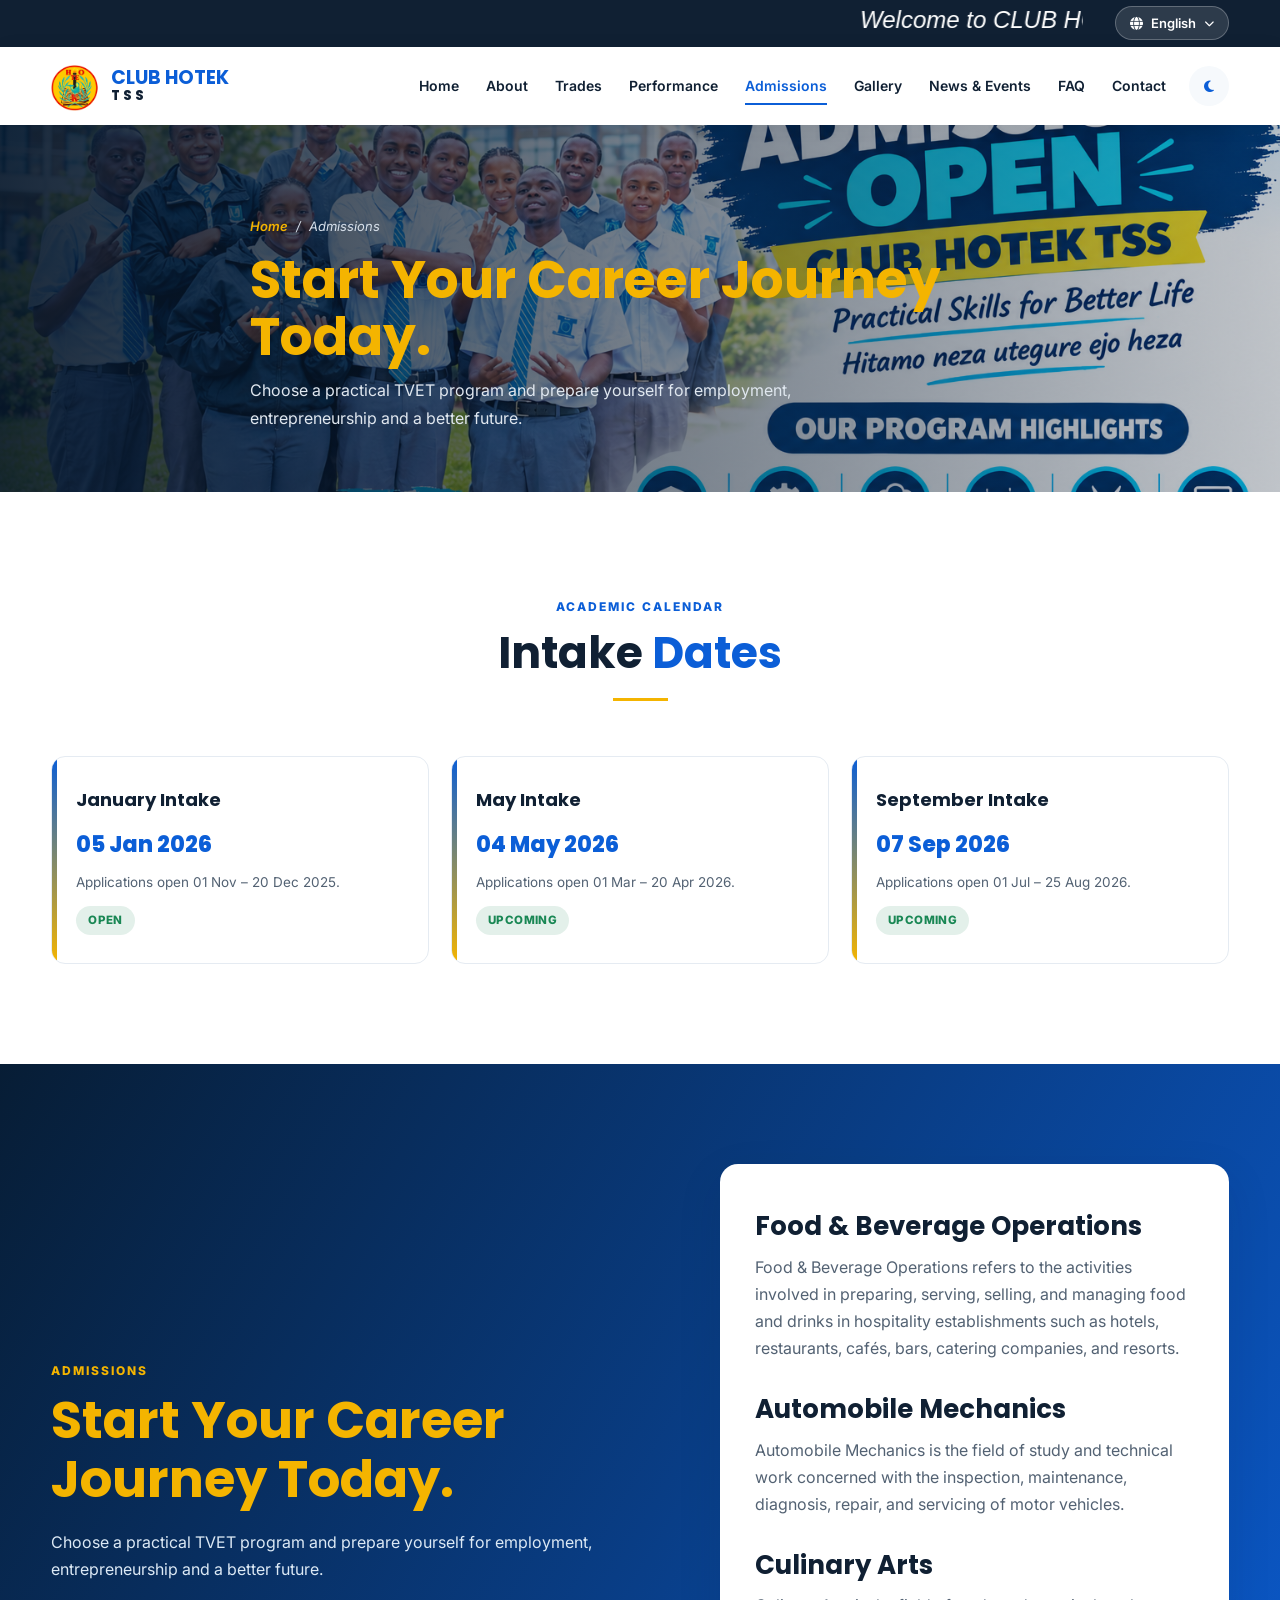
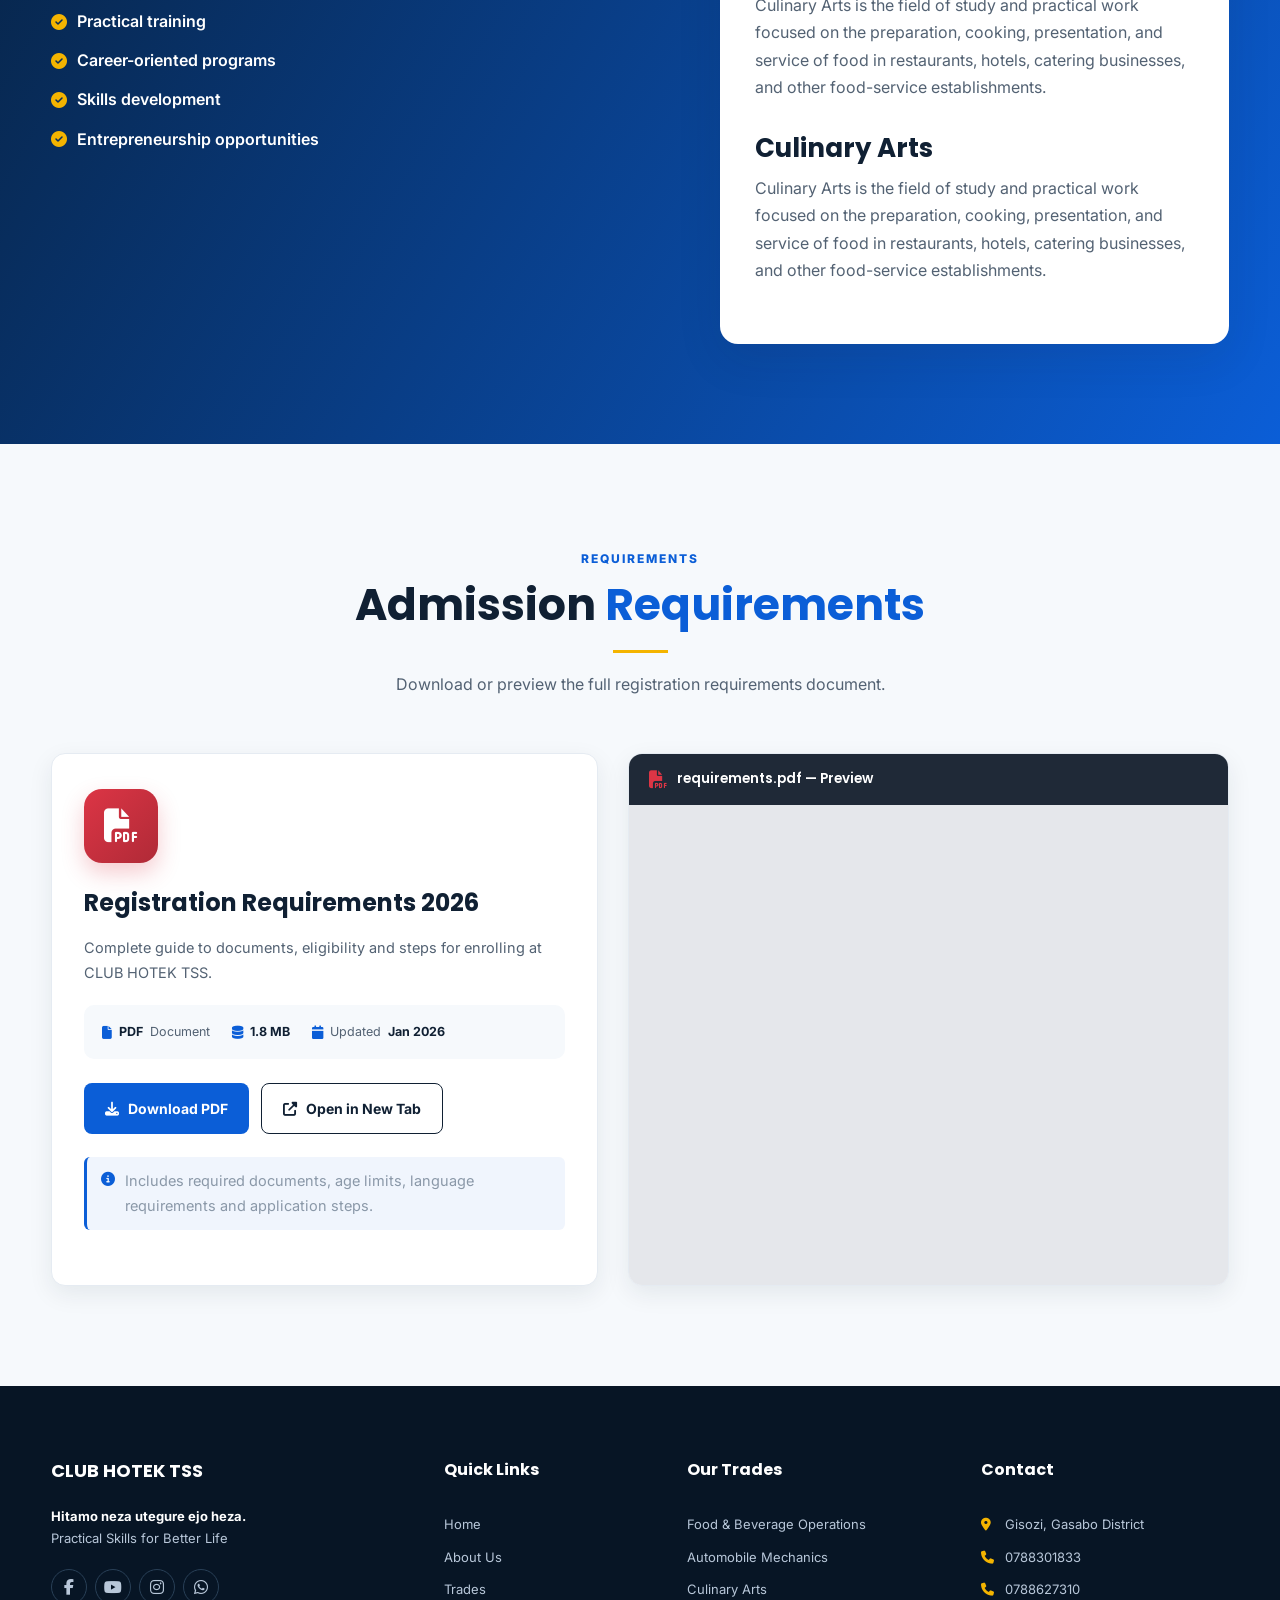
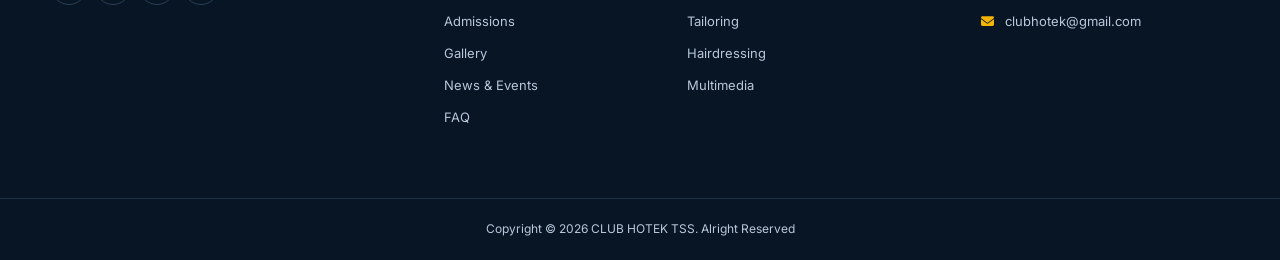
<file: admissions.html>
<!DOCTYPE html>
<html lang="en">
<head>
    <meta charset="UTF-8">
    <meta name="viewport" content="width=device-width, initial-scale=1.0">
    <meta name="description" content="Admissions at CLUB HOTEK TSS - Intake dates, requirements, fees and online application.">
    <title>Admissions | CLUB HOTEK TSS</title>
    <link rel="preconnect" href="https://fonts.googleapis.com">
    <link rel="preconnect" href="https://fonts.gstatic.com" crossorigin>
    <link href="https://fonts.googleapis.com/css2?family=Inter:wght@400;500;600;700;800&family=Poppins:wght@500;600;700;800&display=swap" rel="stylesheet">
    <link rel="stylesheet" href="https://cdnjs.cloudflare.com/ajax/libs/font-awesome/6.5.2/css/all.min.css">
    <link rel="stylesheet" href="css/style.css">
    <link rel="stylesheet" href="css/pages.css">
</head>
<body>

<!-- Same preloader + top-bar + header with "admissions" active and "admissions.html" selected -->

<div id="preloader"><div class="loader"><div class="loader-circle"></div><h3>CLUB HOTEK TSS</h3><p data-i18n="loading">Loading...</p></div></div>

<div class="top-bar">
    <div class="container top-bar-content">
        <div class="top-bar-marquee"><marquee><p data-i18n="welcomeMarquee" style="font-family: Arial, Helvetica, sans-serif; font-style: oblique; font-size: x-large;">Welcome to CLUB HOTEK TSS, Admission is Ongoing in this upcoming Academic year 🎓🎓🎓</p></marquee></div>
        <div class="top-bar-actions">
            <div class="lang-switcher" id="langSwitcher">
                <button class="lang-btn" type="button"><i class="fas fa-globe"></i><span data-current-lang>English</span><i class="fas fa-chevron-down caret"></i></button>
                <div class="lang-dropdown">
                    <button class="lang-option active" data-lang="en" type="button"><span class="flag">🇬🇧</span> English</button>
                    <button class="lang-option" data-lang="fr" type="button"><span class="flag">🇫🇷</span> Français</button>
                    <button class="lang-option" data-lang="sw" type="button"><span class="flag">🇹🇿</span> Kiswahili</button>
                    <button class="lang-option" data-lang="rw" type="button"><span class="flag">🇷🇼</span> Kinyarwanda</button>
                    <button class="lang-option" data-lang="es" type="button"><span class="flag">🇪🇸</span> Español</button>
                    <button class="lang-option" data-lang="it" type="button"><span class="flag">🇮🇹</span> Italiano</button>
                </div>
            </div>
        </div>
    </div>
</div>

<header class="header" id="header">
    <div class="container nav-container">
        <a href="index.html" class="logo">
            <img src="assets/images/logo.png" alt="CLUB HOTEK TSS Logo" onerror="this.style.display='none';">
            <div class="logo-text"><strong>CLUB HOTEK</strong><span>TSS</span></div>
        </a>
   <!-- 
        <div class="nav-select-wrap">
            <select class="nav-select" id="navSelect" aria-label="Quick page jump">
                <option value="index.html" selected data-i18n="navHome">Home</option>
                <option value="about.html" data-i18n="navAbout">About</option>
                <option value="trades.html" data-i18n="navTrades">Trades</option>
                <option value="performance.html" data-i18n="navPerformance">Performance</option>
                <option value="admissions.html" data-i18n="navAdmissions">Admissions</option>
                <option value="gallery.html" data-i18n="navGallery">Gallery</option>
                <option value="news.html" data-i18n="navNews">News &amp; Events</option>
                <option value="faq.html" data-i18n="navFaq">FAQ</option>
                <option value="contact.html" data-i18n="navContact">Contact</option>
            </select>
        </div>
-->
        <button class="mobile-menu-btn" id="mobileMenuBtn" aria-label="Open navigation menu"><i class="fas fa-bars"></i></button>
        <nav class="navbar" id="navbar">
            <a href="index.html" class="nav-link" data-i18n="navHome">Home</a>
            <a href="about.html" class="nav-link" data-i18n="navAbout">About</a>
            <a href="trades.html" class="nav-link" data-i18n="navTrades">Trades</a>
            <a href="performance.html" class="nav-link" data-i18n="navPerformance">Performance</a>
            <a href="admissions.html" class="nav-link active" data-i18n="navAdmissions">Admissions</a>
            <a href="gallery.html" class="nav-link" data-i18n="navGallery">Gallery</a>
            <a href="news.html" class="nav-link" data-i18n="navNews">News &amp; Events</a>
            <a href="faq.html" class="nav-link" data-i18n="navFaq">FAQ</a>
            <a href="contact.html" class="nav-link" data-i18n="navContact">Contact</a>
            <div class="mobile-lang-block">
                <div class="lang-switcher" id="langSwitcherMobile">
                    <button class="lang-btn" type="button"><i class="fas fa-globe"></i><span data-current-lang>English</span><i class="fas fa-chevron-down caret"></i></button>
                    <div class="lang-dropdown">
                        <button class="lang-option active" data-lang="en" type="button"><span class="flag">🇬🇧</span> English</button>
                        <button class="lang-option" data-lang="fr" type="button"><span class="flag">🇫🇷</span> Français</button>
                        <button class="lang-option" data-lang="sw" type="button"><span class="flag">🇹🇿</span> Kiswahili</button>
                        <button class="lang-option" data-lang="rw" type="button"><span class="flag">🇷🇼</span> Kinyarwanda</button>
                        <button class="lang-option" data-lang="es" type="button"><span class="flag">🇪🇸</span> Español</button>
                        <button class="lang-option" data-lang="it" type="button"><span class="flag">🇮🇹</span> Italiano</button>
                    </div>
                </div>
            </div>
            <button id="themeToggle" class="theme-toggle" aria-label="Toggle dark mode"><i class="fas fa-moon"></i></button>
        </nav>
    </div>
</header>
<div class="nav-overlay" id="navOverlay"></div>

<section class="page-banner" style="background-image: url('assets/images/admission1.png');">
    <div class="page-banner-overlay"></div>
    <div class="container page-banner-content">
        <nav class="page-breadcrumb"><a href="index.html" data-i18n="navHome">Home</a><span>/</span><span data-i18n="navAdmissions">Admissions</span></nav>
        <h1><span data-i18n="admHeading1">Start Your</span> <span data-i18n="admHeading2">Career Journey</span> <span data-i18n="admHeading3">Today.</span></h1>
        <p data-i18n="admDesc">Choose a practical TVET program and prepare yourself for employment, entrepreneurship and a better future.</p>
    </div>
</section>

<!-- INTAKE DATES -->
<section class="section">
    <div class="container">
        <div class="section-header">
            <span class="section-label">ACADEMIC CALENDAR</span>
            <h2>Intake <span>Dates</span></h2>
            <div class="section-line"></div>
        </div>
        <div class="intake-grid">
            <div class="intake-card"><h3>January Intake</h3><div class="intake-date">05 Jan 2026</div><p>Applications open 01 Nov – 20 Dec 2025.</p><span class="intake-badge">Open</span></div>
            <div class="intake-card"><h3>May Intake</h3><div class="intake-date">04 May 2026</div><p>Applications open 01 Mar – 20 Apr 2026.</p><span class="intake-badge">Upcoming</span></div>
            <div class="intake-card"><h3>September Intake</h3><div class="intake-date">07 Sep 2026</div><p>Applications open 01 Jul – 25 Aug 2026.</p><span class="intake-badge">Upcoming</span></div>
        </div>
    </div>
</section>

<!-- APPLICATION FORM -->
<section class="admission-section">
    <div class="container admission-grid">
        <div class="admission-content">
            <span class="section-label light" data-i18n="admLabel">ADMISSIONS</span>
            <h2><span data-i18n="admHeading1">Start Your</span> <span data-i18n="admHeading2">Career Journey</span> <span data-i18n="admHeading3">Today.</span></h2>
            <p data-i18n="admDesc">Choose a practical TVET program and prepare yourself for employment, entrepreneurship and a better future.</p>
            <div class="admission-points">
                <div><i class="fas fa-circle-check"></i><span data-i18n="admP1">Practical training</span></div>
                <div><i class="fas fa-circle-check"></i><span data-i18n="admP2">Career-oriented programs</span></div>
                <div><i class="fas fa-circle-check"></i><span data-i18n="admP3">Skills development</span></div>
                <div><i class="fas fa-circle-check"></i><span data-i18n="admP4">Entrepreneurship opportunities</span></div>
            </div>
        </div>

       
        <div class="application-card">
            <div class="application-header">
                <h3>Food & Beverage Operations</h3>
           Food & Beverage Operations refers to the activities involved in preparing, serving, selling, and managing food and drinks in hospitality establishments such as hotels, restaurants, cafés, bars, catering companies, and resorts.
                </div>
            <div class="application-header">
                <h3>Automobile Mechanics</h3>
           Automobile Mechanics is the field of study and technical work concerned with the inspection, maintenance, diagnosis, repair, and servicing of motor vehicles.
                </div>

                <div class="application-header">
                <h3>Culinary Arts</h3>
           Culinary Arts is the field of study and practical work focused on the preparation, cooking, presentation, and service of food in restaurants, hotels, catering businesses, and other food-service establishments.
                </div>
                  <div class="application-header">
                <h3>Culinary Arts</h3>
           Culinary Arts is the field of study and practical work focused on the preparation, cooking, presentation, and service of food in restaurants, hotels, catering businesses, and other food-service establishments.
                </div>

        </div>
    </div>
    




</section>

<!-- REQUIREMENTS PDF -->
<section class="section requirements-section">
    <div class="container">
        <div class="section-header">
            <span class="section-label">REQUIREMENTS</span>
            <h2>Admission <span>Requirements</span></h2>
            <div class="section-line"></div>
            <p>Download or preview the full registration requirements document.</p>
        </div>
        <div class="requirements-grid">
            <div class="requirements-card">
                <div class="requirements-icon"><i class="fas fa-file-pdf"></i></div>
                <h3>Registration Requirements 2026</h3>
                <p>Complete guide to documents, eligibility and steps for enrolling at CLUB HOTEK TSS.</p>
                <div class="requirements-meta">
                    <span><i class="fas fa-file"></i> <strong>PDF</strong> Document</span>
                    <span><i class="fas fa-database"></i> <strong>1.8 MB</strong></span>
                    <span><i class="fas fa-calendar"></i> Updated <strong>Jan 2026</strong></span>
                </div>
                <div class="requirements-actions">
                    <a href="assets/files/requirements.pdf" class="btn btn-primary" download><i class="fas fa-download"></i> Download PDF</a>
                    <a href="assets/files/requirements.pdf" class="btn btn-outline-dark" target="_blank"><i class="fas fa-up-right-from-square"></i> Open in New Tab</a>
                </div>
                <p class="requirements-note"><i class="fas fa-circle-info"></i> Includes required documents, age limits, language requirements and application steps.</p>
            </div>
            <div class="requirements-preview">
                <div class="preview-header"><i class="fas fa-file-pdf"></i> requirements.pdf — Preview</div>
                <div class="preview-body">
                    <iframe src="assets/files/requirements.pdf#toolbar=0&navpanes=0&scrollbar=0" title="Registration Requirements PDF preview"></iframe>
                </div>
            </div>
        </div>
    </div>
</section>

<!-- FEE TABLE -->

<!--
<section class="section" style="background: var(--light);">
    <div class="container">
        <div class="section-header">
            <span class="section-label">TUITION &amp; FEES</span>
            <h2>Transparent <span>Fee Structure</span></h2>
            <div class="section-line"></div>
            <p>Affordable TVET education with flexible payment options.</p>
        </div>
        <div class="fee-table-wrap">
            <table class="fee-table">
                <thead><tr><th>Program</th><th>Level</th><th>Duration</th><th>Tuition / Year</th><th>Registration</th></tr></thead>
                <tbody>
                    <tr><td>Food &amp; Beverage Operations</td><td>Level 3 – 5</td><td>1 – 3 years</td><td><strong>RWF 180,000</strong></td><td>RWF 15,000</td></tr>
                    <tr><td>Automobile Mechanics</td><td>Level 1</td><td>1 year</td><td><strong>RWF 150,000</strong></td><td>RWF 15,000</td></tr>
                    <tr><td>Culinary Arts</td><td>Level 1</td><td>1 year</td><td><strong>RWF 160,000</strong></td><td>RWF 15,000</td></tr>
                    <tr><td>Tailoring</td><td>Level 1</td><td>1 year</td><td><strong>RWF 140,000</strong></td><td>RWF 15,000</td></tr>
                    <tr><td>Hairdressing</td><td>Level 1</td><td>1 year</td><td><strong>RWF 140,000</strong></td><td>RWF 15,000</td></tr>
                    <tr><td>Multimedia</td><td>Level 1</td><td>1 year</td><td><strong>RWF 170,000</strong></td><td>RWF 15,000</td></tr>
                </tbody>
            </table>
        </div>
    </div>
</section>
-->
<!-- Footer (same) -->
<footer class="footer">
    <div class="container footer-grid">
        <div class="footer-about">
            <div class="footer-logo"><div><strong>CLUB HOTEK TSS</strong></div></div>
            <p><strong>Hitamo neza utegure ejo heza.</strong><br><span data-i18n="footerTagline">Practical Skills for Better Life</span></p>
            <div class="footer-social">
                <a href="#"><i class="fab fa-facebook-f"></i></a>
                <a href="https://www.youtube.com/watch?v=hExioXqzNtE"><i class="fab fa-youtube"></i></a>
                <a href="#"><i class="fab fa-instagram"></i></a>
                <a href="https://wa.me/250788301833"><i class="fab fa-whatsapp"></i></a>
            </div>
        </div>
        <div class="footer-column">
            <h3 data-i18n="footerQuick">Quick Links</h3>
            <a href="index.html" data-i18n="navHome">Home</a>
            <a href="about.html" data-i18n="footerAbout">About Us</a>
            <a href="trades.html" data-i18n="navTrades">Our Trades</a>
            <a href="admissions.html" data-i18n="navAdmissions">Admissions</a>
            <a href="gallery.html" data-i18n="navGallery">Gallery</a>
            <a href="news.html" data-i18n="navNews">News &amp; Events</a>
            <a href="faq.html" data-i18n="navFaq">FAQ</a>
        </div>
        <div class="footer-column">
            <h3 data-i18n="footerOurTrades">Our Trades</h3>
            <a href="trades.html" data-i18n="trade1Title">Food &amp; Beverage Operations</a>
            <a href="trades.html" data-i18n="trade2Title">Automobile Mechanics</a>
            <a href="trades.html" data-i18n="trade3Title">Culinary Arts</a>
            <a href="trades.html" data-i18n="trade4Title">Tailoring</a>
            <a href="trades.html" data-i18n="trade5Title">Hairdressing</a>
            <a href="trades.html" data-i18n="trade6Title">Multimedia</a>
        </div>
        <div class="footer-column">
            <h3 data-i18n="footerContact">Contact</h3>
            <p><i class="fas fa-location-dot"></i> Gisozi, Gasabo District</p>
            <p><i class="fas fa-phone"></i> 0788301833</p>
            <p><i class="fas fa-phone"></i> 0788627310</p>
            <p><i class="fas fa-envelope"></i> clubhotek@gmail.com</p>
        </div>
    </div>
    <div class="footer-bottom"><div class="container footer-bottom-content"><p>Copyright &copy; 2026 CLUB HOTEK TSS. Alright Reserved</p></div></div>
</footer>

<div class="toast" id="toast"><i class="fas fa-circle-check"></i><span id="toastMessage" data-i18n="toastSuccess">Message sent successfully.</span></div>
<button id="scrollTop" class="scroll-top" aria-label="Scroll to top"><i class="fas fa-arrow-up"></i></button>

<script src="js/main.js"></script>
<script src="js/pages.js"></script>
</body>
</html>
</file>
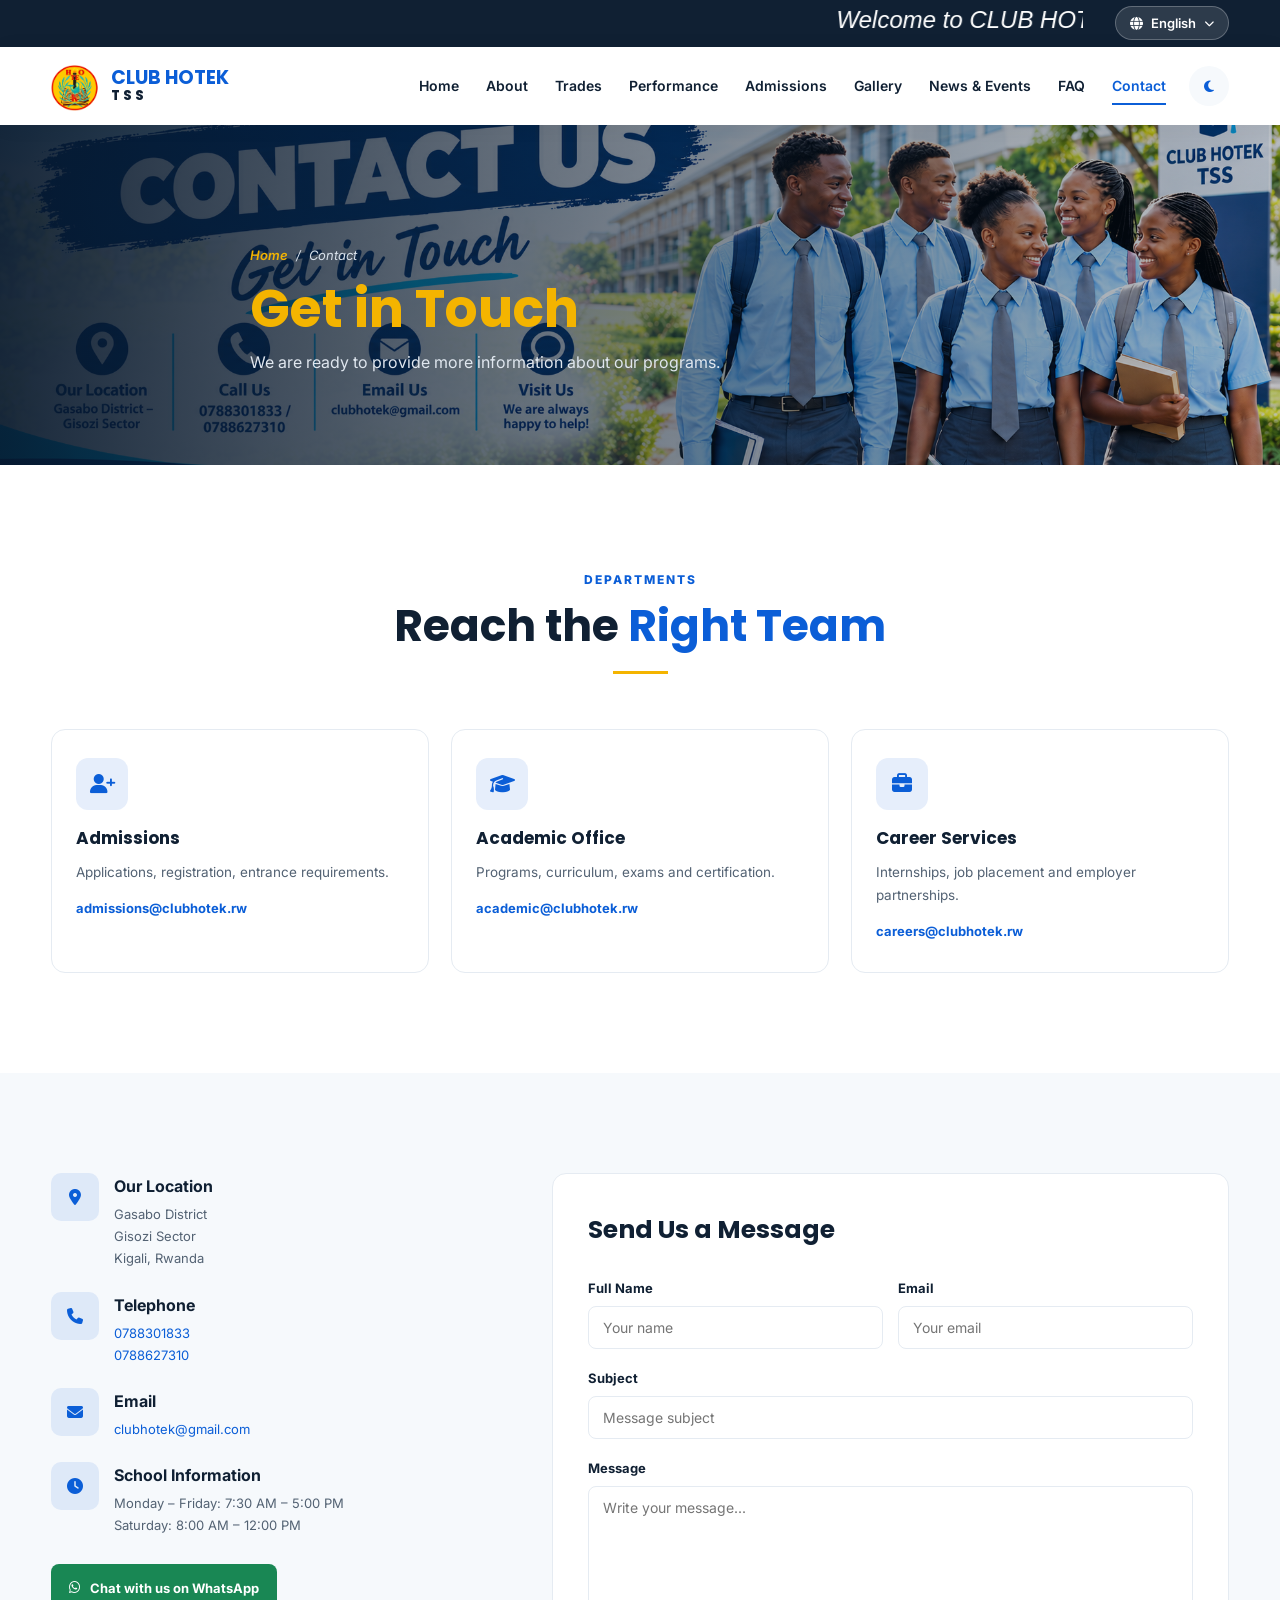
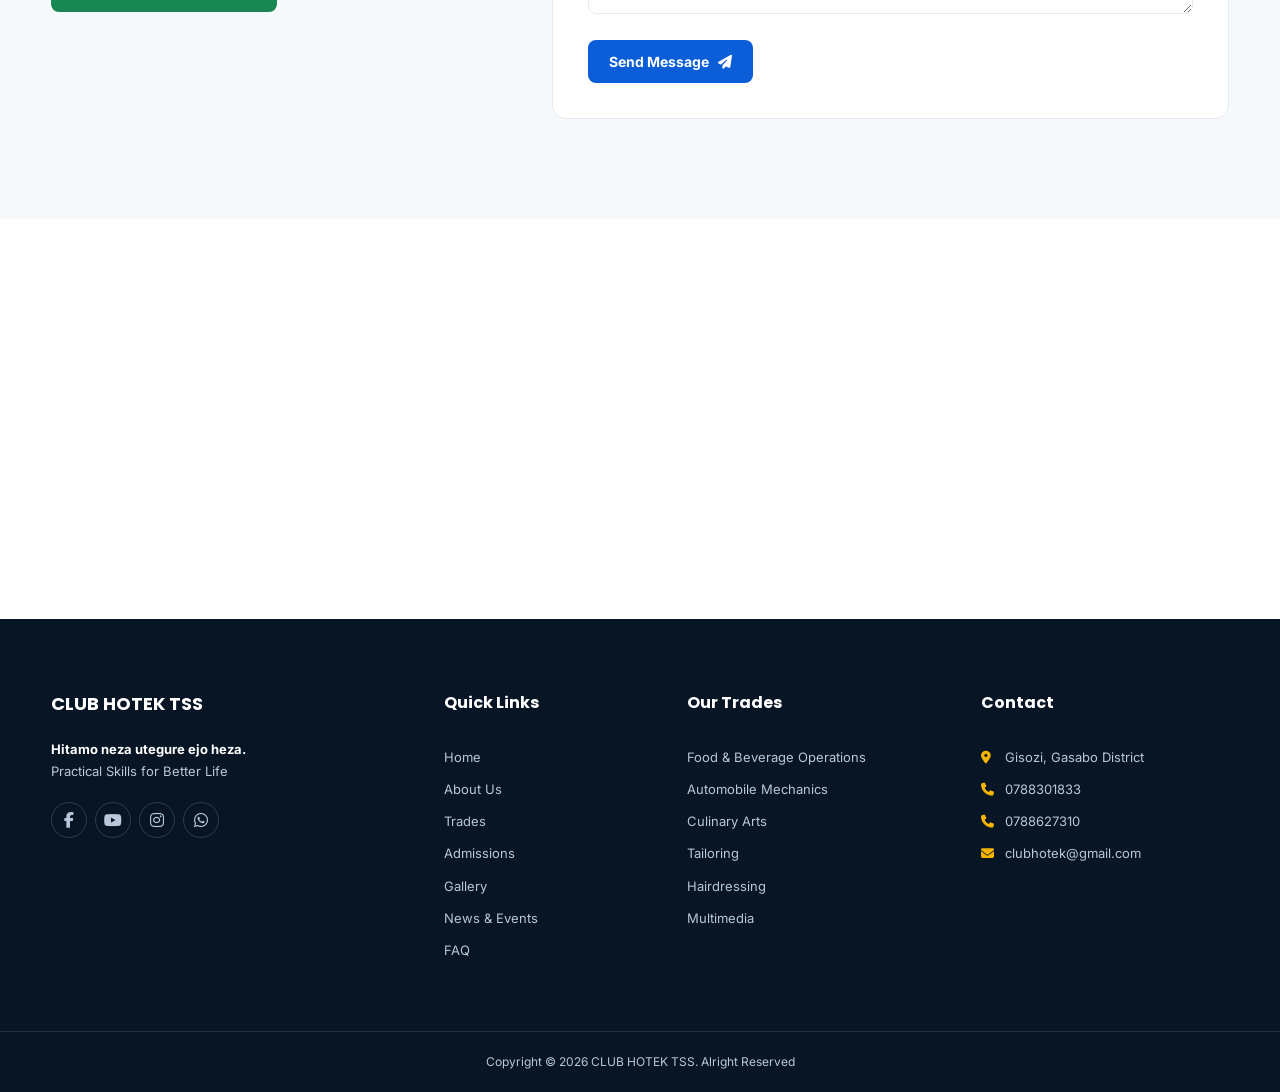
<file: contact.html>
<!DOCTYPE html>
<html lang="en">
<head>
    <meta charset="UTF-8">
    <meta name="viewport" content="width=device-width, initial-scale=1.0">
    <meta name="description" content="Contact CLUB HOTEK TSS - Location, phone, email and department contacts in Gisozi, Gasabo, Rwanda.">
    <title>Contact | CLUB HOTEK TSS</title>
    <link rel="preconnect" href="https://fonts.googleapis.com">
    <link rel="preconnect" href="https://fonts.gstatic.com" crossorigin>
    <link href="https://fonts.googleapis.com/css2?family=Inter:wght@400;500;600;700;800&family=Poppins:wght@500;600;700;800&display=swap" rel="stylesheet">
    <link rel="stylesheet" href="https://cdnjs.cloudflare.com/ajax/libs/font-awesome/6.5.2/css/all.min.css">
    <link rel="stylesheet" href="css/style.css">
    <link rel="stylesheet" href="css/pages.css">
</head>
<body>

<div id="preloader"><div class="loader"><div class="loader-circle"></div><h3>CLUB HOTEK TSS</h3><p data-i18n="loading">Loading...</p></div></div>

<div class="top-bar">
    <div class="container top-bar-content">
        <div class="top-bar-marquee"><marquee><p data-i18n="welcomeMarquee" style="font-family: Arial, Helvetica, sans-serif; font-style: oblique; font-size: x-large;">Welcome to CLUB HOTEK TSS, Admission is Ongoing in this upcoming Academic year 🎓🎓🎓</p></marquee></div>
        <div class="top-bar-actions">
            <div class="lang-switcher" id="langSwitcher">
                <button class="lang-btn" type="button"><i class="fas fa-globe"></i><span data-current-lang>English</span><i class="fas fa-chevron-down caret"></i></button>
                <div class="lang-dropdown">
                    <button class="lang-option active" data-lang="en" type="button"><span class="flag">🇬🇧</span> English</button>
                    <button class="lang-option" data-lang="fr" type="button"><span class="flag">🇫🇷</span> Français</button>
                    <button class="lang-option" data-lang="sw" type="button"><span class="flag">🇹🇿</span> Kiswahili</button>
                    <button class="lang-option" data-lang="rw" type="button"><span class="flag">🇷🇼</span> Kinyarwanda</button>
                    <button class="lang-option" data-lang="es" type="button"><span class="flag">🇪🇸</span> Español</button>
                    <button class="lang-option" data-lang="it" type="button"><span class="flag">🇮🇹</span> Italiano</button>
                </div>
            </div>
        </div>
    </div>
</div>

<header class="header" id="header">
    <div class="container nav-container">
        <a href="index.html" class="logo">
            <img src="assets/images/logo.png" alt="CLUB HOTEK TSS Logo" onerror="this.style.display='none';">
            <div class="logo-text"><strong>CLUB HOTEK</strong><span>TSS</span></div>
        </a>
   <!-- 
        <div class="nav-select-wrap">
            <select class="nav-select" id="navSelect" aria-label="Quick page jump">
                <option value="index.html" selected data-i18n="navHome">Home</option>
                <option value="about.html" data-i18n="navAbout">About</option>
                <option value="trades.html" data-i18n="navTrades">Trades</option>
                <option value="performance.html" data-i18n="navPerformance">Performance</option>
                <option value="admissions.html" data-i18n="navAdmissions">Admissions</option>
                <option value="gallery.html" data-i18n="navGallery">Gallery</option>
                <option value="news.html" data-i18n="navNews">News &amp; Events</option>
                <option value="faq.html" data-i18n="navFaq">FAQ</option>
                <option value="contact.html" data-i18n="navContact">Contact</option>
            </select>
        </div>
-->
        <button class="mobile-menu-btn" id="mobileMenuBtn"><i class="fas fa-bars"></i></button>
        <nav class="navbar" id="navbar">
            <a href="index.html" class="nav-link" data-i18n="navHome">Home</a>
            <a href="about.html" class="nav-link" data-i18n="navAbout">About</a>
            <a href="trades.html" class="nav-link" data-i18n="navTrades">Trades</a>
            <a href="performance.html" class="nav-link" data-i18n="navPerformance">Performance</a>
            <a href="admissions.html" class="nav-link" data-i18n="navAdmissions">Admissions</a>
            <a href="gallery.html" class="nav-link" data-i18n="navGallery">Gallery</a>
            <a href="news.html" class="nav-link" data-i18n="navNews">News &amp; Events</a>
            <a href="faq.html" class="nav-link" data-i18n="navFaq">FAQ</a>
            <a href="contact.html" class="nav-link active" data-i18n="navContact">Contact</a>
            <div class="mobile-lang-block">
                <div class="lang-switcher" id="langSwitcherMobile">
                    <button class="lang-btn" type="button"><i class="fas fa-globe"></i><span data-current-lang>English</span><i class="fas fa-chevron-down caret"></i></button>
                    <div class="lang-dropdown">
                        <button class="lang-option active" data-lang="en" type="button"><span class="flag">🇬🇧</span> English</button>
                        <button class="lang-option" data-lang="fr" type="button"><span class="flag">🇫🇷</span> Français</button>
                        <button class="lang-option" data-lang="sw" type="button"><span class="flag">🇹🇿</span> Kiswahili</button>
                        <button class="lang-option" data-lang="rw" type="button"><span class="flag">🇷🇼</span> Kinyarwanda</button>
                        <button class="lang-option" data-lang="es" type="button"><span class="flag">🇪🇸</span> Español</button>
                        <button class="lang-option" data-lang="it" type="button"><span class="flag">🇮🇹</span> Italiano</button>
                    </div>
                </div>
            </div>
            <button id="themeToggle" class="theme-toggle"><i class="fas fa-moon"></i></button>
        </nav>
    </div>
</header>
<div class="nav-overlay" id="navOverlay"></div>

<section class="page-banner" style="background-image: url('assets/images/contact us.png');">
    <div class="page-banner-overlay"></div>
    <div class="container page-banner-content">
        <nav class="page-breadcrumb"><a href="index.html" data-i18n="navHome">Home</a><span>/</span><span data-i18n="navContact">Contact</span></nav>
        <h1><span data-i18n="contactHeading1">Get in</span> <span data-i18n="contactHeading2">Touch</span></h1>
        <p data-i18n="contactTagline">We are ready to provide more information about our programs.</p>
    </div>
</section>

<!-- DEPARTMENTS -->
<section class="section">
    <div class="container">
        <div class="section-header">
            <span class="section-label">DEPARTMENTS</span>
            <h2>Reach the <span>Right Team</span></h2>
            <div class="section-line"></div>
        </div>
        <div class="department-grid">
            <div class="department-card"><div class="department-icon"><i class="fas fa-user-plus"></i></div><h3>Admissions</h3><p>Applications, registration, entrance requirements.</p><a href="mailto:admissions@clubhotek.rw">admissions@clubhotek.rw</a></div>
            <div class="department-card"><div class="department-icon"><i class="fas fa-graduation-cap"></i></div><h3>Academic Office</h3><p>Programs, curriculum, exams and certification.</p><a href="mailto:academic@clubhotek.rw">academic@clubhotek.rw</a></div>
            <div class="department-card"><div class="department-icon"><i class="fas fa-briefcase"></i></div><h3>Career Services</h3><p>Internships, job placement and employer partnerships.</p><a href="mailto:careers@clubhotek.rw">careers@clubhotek.rw</a></div>
        </div>
    </div>
</section>

<!-- CONTACT + FORM -->
<section class="section contact-section" style="background: var(--light);">
    <div class="container">
        <div class="contact-grid">
            <div class="contact-info">
                <div class="contact-item"><div class="contact-icon"><i class="fas fa-location-dot"></i></div><div><h3 data-i18n="contactLocTitle">Our Location</h3><p>Gasabo District<br>Gisozi Sector<br>Kigali, Rwanda</p></div></div>
                <div class="contact-item"><div class="contact-icon"><i class="fas fa-phone"></i></div><div><h3 data-i18n="contactPhoneTitle">Telephone</h3><p><a href="tel:0788301833">0788301833</a><br><a href="tel:0788627310">0788627310</a></p></div></div>
                <div class="contact-item"><div class="contact-icon"><i class="fas fa-envelope"></i></div><div><h3 data-i18n="contactEmailTitle">Email</h3><p><a href="mailto:clubhotek@gmail.com">clubhotek@gmail.com</a></p></div></div>
                <div class="contact-item"><div class="contact-icon"><i class="fas fa-clock"></i></div><div><h3 data-i18n="contactInfoTitle">Office Hours</h3><p>Monday – Friday: 7:30 AM – 5:00 PM<br>Saturday: 8:00 AM – 12:00 PM</p></div></div>
                <a href="https://wa.me/250788301833" class="whatsapp-btn" target="_blank"><i class="fab fa-whatsapp"></i><span data-i18n="contactWhatsapp">Chat with us on WhatsApp</span></a>
            </div>
            <div class="contact-form-card">
                <h3 data-i18n="contactFormHeading">Send Us a Message</h3>
                <form id="contactForm">
                    <div class="form-row">
                        <div class="form-group"><label for="name" data-i18n="formName">Full Name</label><input type="text" id="name" placeholder="Your name" required></div>
                        <div class="form-group"><label for="email" data-i18n="formEmail">Email</label><input type="email" id="email" placeholder="Your email" required></div>
                    </div>
                    <div class="form-group"><label for="subject" data-i18n="formSubject">Subject</label><input type="text" id="subject" placeholder="Message subject" required></div>
                    <div class="form-group"><label for="message" data-i18n="formMessage2">Message</label><textarea id="message" rows="6" placeholder="Write your message..." required></textarea></div>
                    <button type="submit" class="btn btn-primary"><span data-i18n="formSendMessage">Send Message</span><i class="fas fa-paper-plane"></i></button>
                </form>
            </div>
        </div>
    </div>
</section>

<section class="map-section">
    <iframe src="https://www.google.com/maps?q=Gisozi,Kigali,Rwanda&output=embed" loading="lazy" allowfullscreen referrerpolicy="no-referrer-when-downgrade" title="CLUB HOTEK TSS Location"></iframe>
</section>

<!-- Footer (same) -->
<footer class="footer">
    <div class="container footer-grid">
        <div class="footer-about">
            <div class="footer-logo"><div><strong>CLUB HOTEK TSS</strong></div></div>
            <p><strong>Hitamo neza utegure ejo heza.</strong><br><span data-i18n="footerTagline">Practical Skills for Better Life</span></p>
            <div class="footer-social">
                <a href="#"><i class="fab fa-facebook-f"></i></a>
                <a href="https://www.youtube.com/watch?v=hExioXqzNtE"><i class="fab fa-youtube"></i></a>
                <a href="#"><i class="fab fa-instagram"></i></a>
                <a href="https://wa.me/250788301833"><i class="fab fa-whatsapp"></i></a>
            </div>
        </div>
        <div class="footer-column">
            <h3 data-i18n="footerQuick">Quick Links</h3>
            <a href="index.html" data-i18n="navHome">Home</a>
            <a href="about.html" data-i18n="footerAbout">About Us</a>
            <a href="trades.html" data-i18n="navTrades">Our Trades</a>
            <a href="admissions.html" data-i18n="navAdmissions">Admissions</a>
            <a href="gallery.html" data-i18n="navGallery">Gallery</a>
            <a href="news.html" data-i18n="navNews">News &amp; Events</a>
            <a href="faq.html" data-i18n="navFaq">FAQ</a>
        </div>
        <div class="footer-column">
            <h3 data-i18n="footerOurTrades">Our Trades</h3>
            <a href="trades.html" data-i18n="trade1Title">Food &amp; Beverage Operations</a>
            <a href="trades.html" data-i18n="trade2Title">Automobile Mechanics</a>
            <a href="trades.html" data-i18n="trade3Title">Culinary Arts</a>
            <a href="trades.html" data-i18n="trade4Title">Tailoring</a>
            <a href="trades.html" data-i18n="trade5Title">Hairdressing</a>
            <a href="trades.html" data-i18n="trade6Title">Multimedia</a>
        </div>
        <div class="footer-column">
            <h3 data-i18n="footerContact">Contact</h3>
            <p><i class="fas fa-location-dot"></i> Gisozi, Gasabo District</p>
            <p><i class="fas fa-phone"></i> 0788301833</p>
            <p><i class="fas fa-phone"></i> 0788627310</p>
            <p><i class="fas fa-envelope"></i> clubhotek@gmail.com</p>
        </div>
    </div>
    <div class="footer-bottom"><div class="container footer-bottom-content"><p>Copyright &copy; 2026 CLUB HOTEK TSS. Alright Reserved</p></div></div>
</footer>

<div class="toast" id="toast"><i class="fas fa-circle-check"></i><span id="toastMessage" data-i18n="toastSuccess">Message sent successfully.</span></div>
<button id="scrollTop" class="scroll-top"><i class="fas fa-arrow-up"></i></button>

<script src="js/main.js"></script>
<script src="js/pages.js"></script>
</body>
</html>
</file>
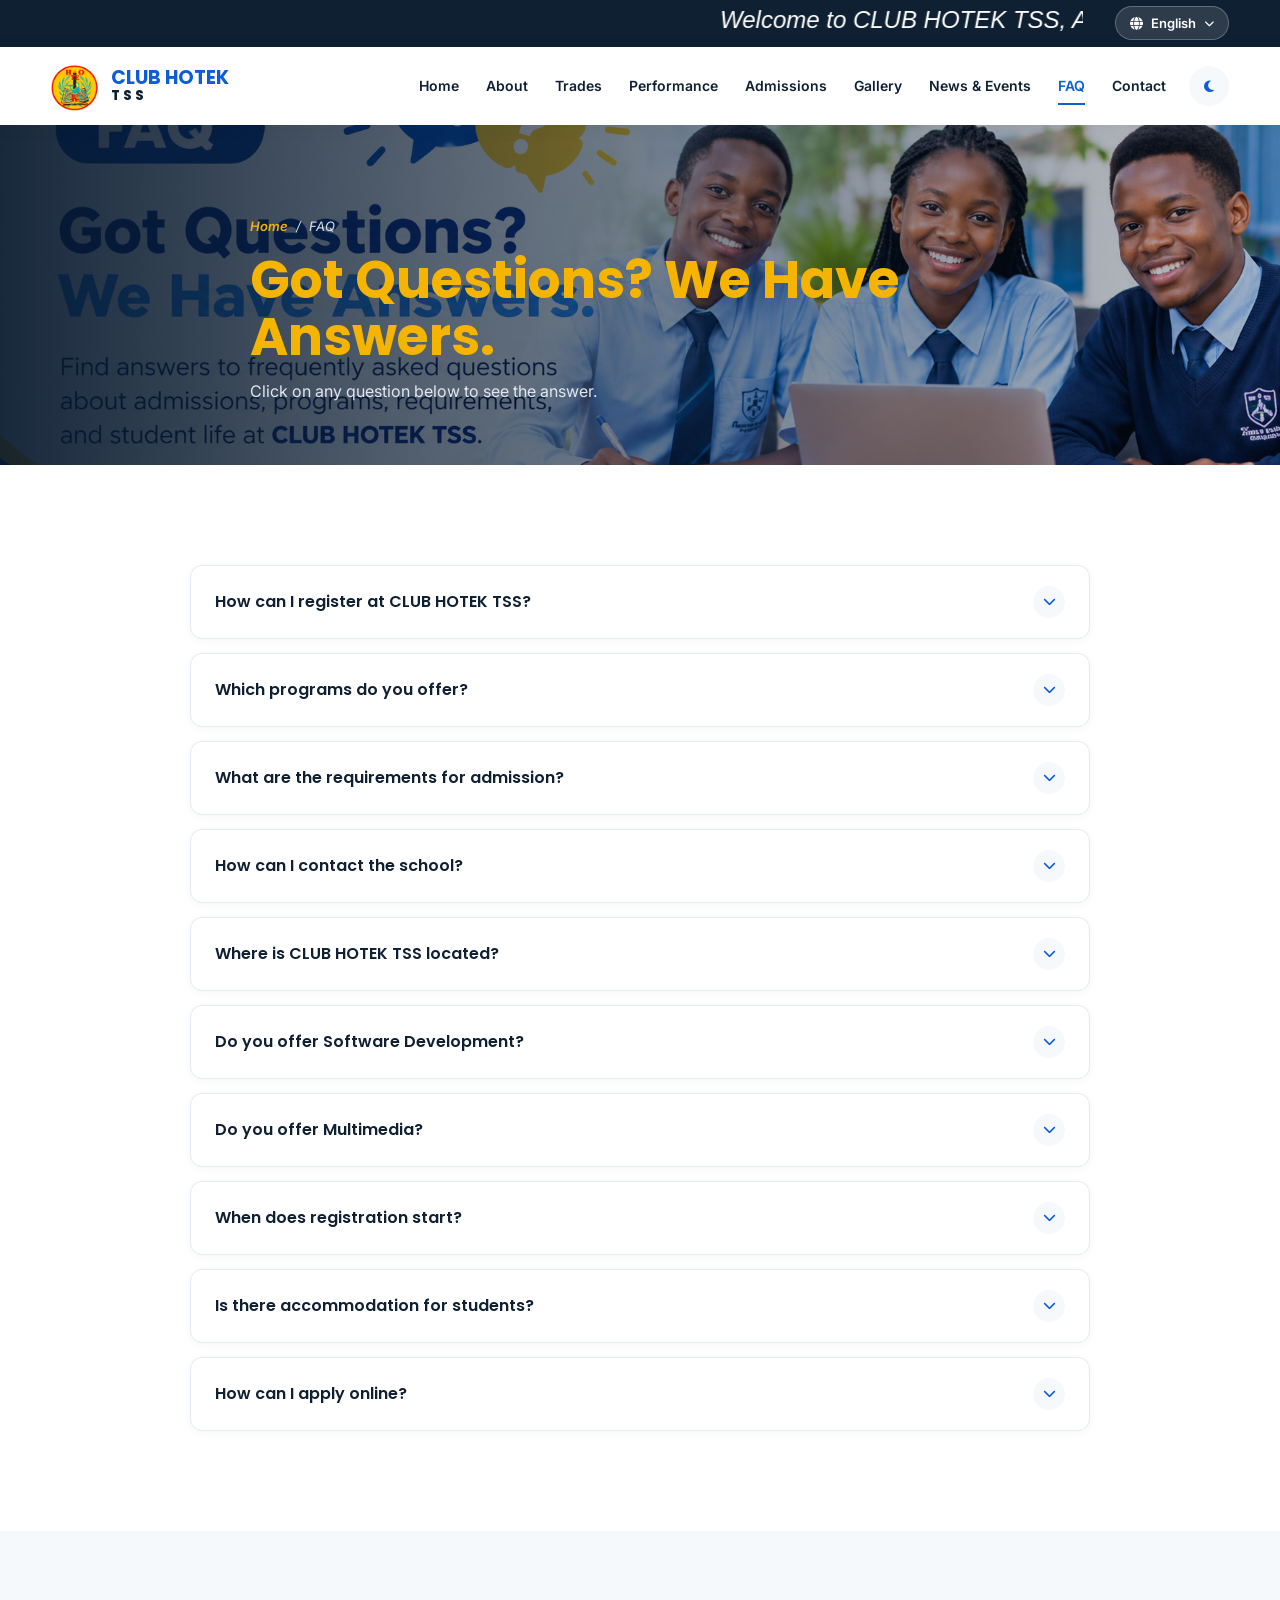
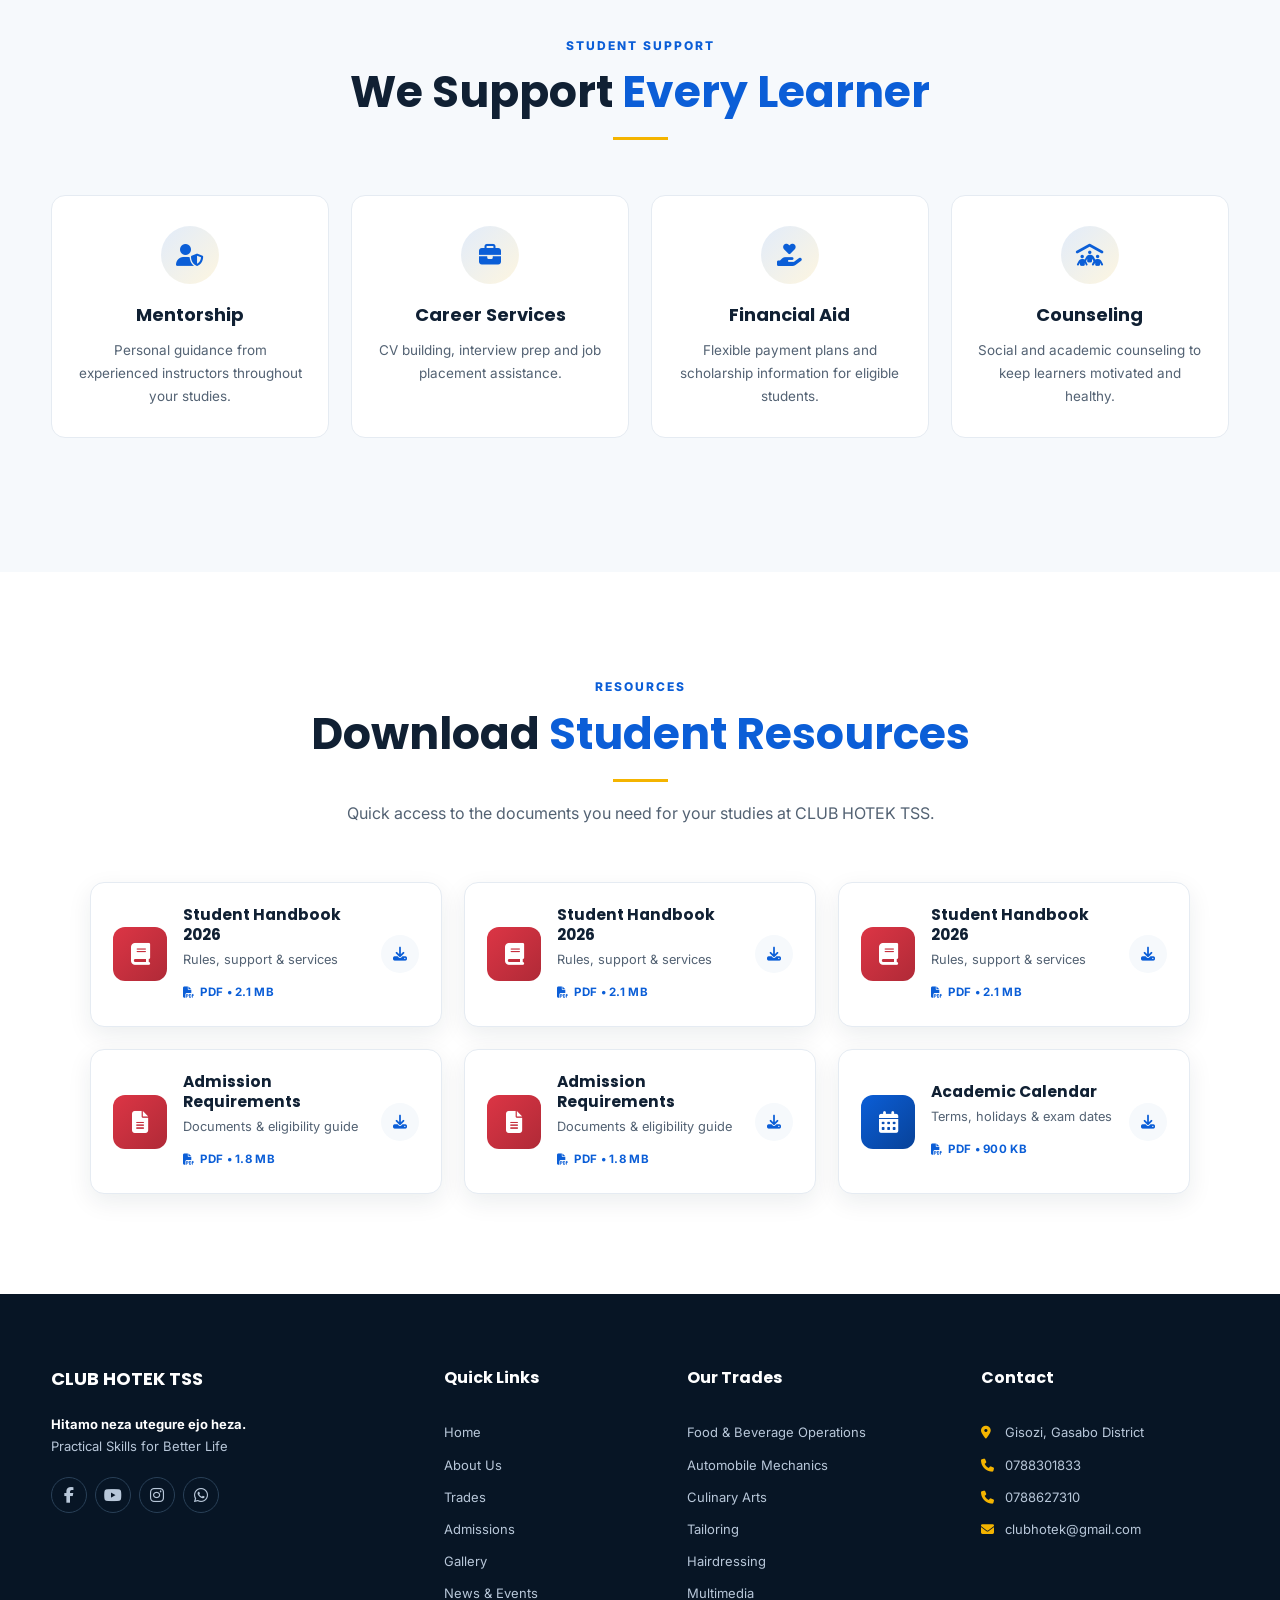
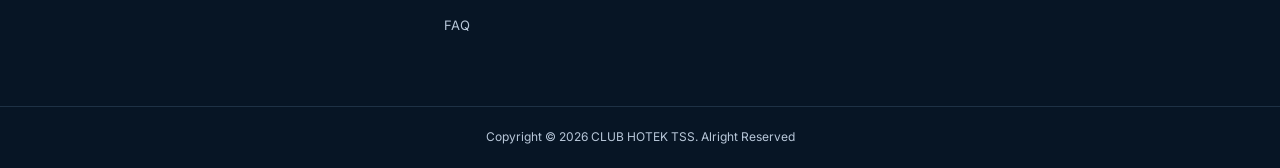
<file: faq.html>
<!DOCTYPE html>
<html lang="en">
<head>
    <meta charset="UTF-8">
    <meta name="viewport" content="width=device-width, initial-scale=1.0">
    <meta name="description" content="Frequently Asked Questions about CLUB HOTEK TSS - Admissions, programs, contact and more.">
    <title>FAQ | CLUB HOTEK TSS</title>
    <link rel="preconnect" href="https://fonts.googleapis.com">
    <link rel="preconnect" href="https://fonts.gstatic.com" crossorigin>
    <link href="https://fonts.googleapis.com/css2?family=Inter:wght@400;500;600;700;800&family=Poppins:wght@500;600;700;800&display=swap" rel="stylesheet">
    <link rel="stylesheet" href="https://cdnjs.cloudflare.com/ajax/libs/font-awesome/6.5.2/css/all.min.css">
    <link rel="stylesheet" href="css/style.css">
    <link rel="stylesheet" href="css/pages.css">
</head>
<body>

<div id="preloader"><div class="loader"><div class="loader-circle"></div><h3>CLUB HOTEK TSS</h3><p data-i18n="loading">Loading...</p></div></div>

<div class="top-bar">
    <div class="container top-bar-content">
        <div class="top-bar-marquee"><marquee><p data-i18n="welcomeMarquee" style="font-family: Arial, Helvetica, sans-serif; font-style: oblique; font-size: x-large;">Welcome to CLUB HOTEK TSS, Admission is Ongoing in this upcoming Academic year 🎓🎓🎓</p></marquee></div>
        <div class="top-bar-actions">
            <div class="lang-switcher" id="langSwitcher">
                <button class="lang-btn" type="button"><i class="fas fa-globe"></i><span data-current-lang>English</span><i class="fas fa-chevron-down caret"></i></button>
                <div class="lang-dropdown">
                    <button class="lang-option active" data-lang="en" type="button"><span class="flag">🇬🇧</span> English</button>
                    <button class="lang-option" data-lang="fr" type="button"><span class="flag">🇫🇷</span> Français</button>
                    <button class="lang-option" data-lang="sw" type="button"><span class="flag">🇹🇿</span> Kiswahili</button>
                    <button class="lang-option" data-lang="rw" type="button"><span class="flag">🇷🇼</span> Kinyarwanda</button>
                    <button class="lang-option" data-lang="es" type="button"><span class="flag">🇪🇸</span> Español</button>
                    <button class="lang-option" data-lang="it" type="button"><span class="flag">🇮🇹</span> Italiano</button>
                </div>
            </div>
        </div>
    </div>
</div>

<header class="header" id="header">
    <div class="container nav-container">
        <a href="index.html" class="logo">
            <img src="assets/images/logo.png" alt="CLUB HOTEK TSS Logo" onerror="this.style.display='none';">
            <div class="logo-text"><strong>CLUB HOTEK</strong><span>TSS</span></div>
        </a>
   <!-- 
        <div class="nav-select-wrap">
            <select class="nav-select" id="navSelect" aria-label="Quick page jump">
                <option value="index.html" selected data-i18n="navHome">Home</option>
                <option value="about.html" data-i18n="navAbout">About</option>
                <option value="trades.html" data-i18n="navTrades">Trades</option>
                <option value="performance.html" data-i18n="navPerformance">Performance</option>
                <option value="admissions.html" data-i18n="navAdmissions">Admissions</option>
                <option value="gallery.html" data-i18n="navGallery">Gallery</option>
                <option value="news.html" data-i18n="navNews">News &amp; Events</option>
                <option value="faq.html" data-i18n="navFaq">FAQ</option>
                <option value="contact.html" data-i18n="navContact">Contact</option>
            </select>
        </div>
-->
        <button class="mobile-menu-btn" id="mobileMenuBtn"><i class="fas fa-bars"></i></button>
        <nav class="navbar" id="navbar">
            <a href="index.html" class="nav-link" data-i18n="navHome">Home</a>
            <a href="about.html" class="nav-link" data-i18n="navAbout">About</a>
            <a href="trades.html" class="nav-link" data-i18n="navTrades">Trades</a>
            <a href="performance.html" class="nav-link" data-i18n="navPerformance">Performance</a>
            <a href="admissions.html" class="nav-link" data-i18n="navAdmissions">Admissions</a>
            <a href="gallery.html" class="nav-link" data-i18n="navGallery">Gallery</a>
            <a href="news.html" class="nav-link" data-i18n="navNews">News &amp; Events</a>
            <a href="faq.html" class="nav-link active" data-i18n="navFaq">FAQ</a>
            <a href="contact.html" class="nav-link" data-i18n="navContact">Contact</a>
            <div class="mobile-lang-block">
                <div class="lang-switcher" id="langSwitcherMobile">
                    <button class="lang-btn" type="button"><i class="fas fa-globe"></i><span data-current-lang>English</span><i class="fas fa-chevron-down caret"></i></button>
                    <div class="lang-dropdown">
                        <button class="lang-option active" data-lang="en" type="button"><span class="flag">🇬🇧</span> English</button>
                        <button class="lang-option" data-lang="fr" type="button"><span class="flag">🇫🇷</span> Français</button>
                        <button class="lang-option" data-lang="sw" type="button"><span class="flag">🇹🇿</span> Kiswahili</button>
                        <button class="lang-option" data-lang="rw" type="button"><span class="flag">🇷🇼</span> Kinyarwanda</button>
                        <button class="lang-option" data-lang="es" type="button"><span class="flag">🇪🇸</span> Español</button>
                        <button class="lang-option" data-lang="it" type="button"><span class="flag">🇮🇹</span> Italiano</button>
                    </div>
                </div>
            </div>
            <button id="themeToggle" class="theme-toggle"><i class="fas fa-moon"></i></button>
        </nav>
    </div>
</header>
<div class="nav-overlay" id="navOverlay"></div>

<section class="page-banner" style="background-image: url('assets/images/FAQ.png');">
    <div class="page-banner-overlay"></div>
    <div class="container page-banner-content">
        <nav class="page-breadcrumb"><a href="index.html" data-i18n="navHome">Home</a><span>/</span><span data-i18n="navFaq">FAQ</span></nav>
        <h1><span data-i18n="faqHeading1">Got Questions?</span> <span data-i18n="faqHeading2">We Have Answers.</span></h1>
        <p data-i18n="faqTagline">Click on any question below to see the answer.</p>
    </div>
</section>

<section class="section faq-section">
    <div class="container">
        <div class="faq-list">
            <div class="faq-item">
                <button class="faq-question" type="button"><span data-i18n="faqQ1">How can I register at CLUB HOTEK TSS?</span><i class="fas fa-chevron-down faq-icon"></i></button>
                <div class="faq-answer"><p data-i18n="faqA1">You can register by visiting the school in person at Gisozi Sector, Gasabo District, or by calling 0788301833 / 0788627310. You may also use the online application form on the Admissions section of this website.</p></div>
            </div>
            <div class="faq-item">
                <button class="faq-question" type="button"><span data-i18n="faqQ2">Which programs do you offer?</span><i class="fas fa-chevron-down faq-icon"></i></button>
                <div class="faq-answer"><p data-i18n="faqA2">CLUB HOTEK TSS offers six main TVET programs: Food &amp; Beverage Operations, Automobile Mechanics, Culinary Arts, Tailoring, Hairdressing and Multimedia.</p></div>
            </div>
            <div class="faq-item">
                <button class="faq-question" type="button"><span data-i18n="faqQ3">What are the requirements for admission?</span><i class="fas fa-chevron-down faq-icon"></i></button>
                <div class="faq-answer"><p data-i18n="faqA3">Requirements vary by program. Generally, applicants should have completed at least primary education (P6) or Ordinary Level (S3), depending on the trade. Please contact the school for detailed and updated requirements for your chosen program.</p></div>
            </div>
            <div class="faq-item">
                <button class="faq-question" type="button"><span data-i18n="faqQ4">How can I contact the school?</span><i class="fas fa-chevron-down faq-icon"></i></button>
                <div class="faq-answer"><p data-i18n="faqA4">You can reach us by phone at 0788301833 or 0788627310, by email at clubhotek@gmail.com, or via WhatsApp at +250 788 301 833.</p></div>
            </div>
            <div class="faq-item">
                <button class="faq-question" type="button"><span data-i18n="faqQ5">Where is CLUB HOTEK TSS located?</span><i class="fas fa-chevron-down faq-icon"></i></button>
                <div class="faq-answer"><p data-i18n="faqA5">CLUB HOTEK TSS is located in Gisozi Sector, Gasabo District, Kigali, Rwanda.</p></div>
            </div>
            <div class="faq-item">
                <button class="faq-question" type="button"><span data-i18n="faqQ6">Do you offer Software Development?</span><i class="fas fa-chevron-down faq-icon"></i></button>
                <div class="faq-answer"><p data-i18n="faqA6">Software Development is not currently offered as a standalone program. However, our Multimedia program covers digital media, design and creative communication skills. Please contact the school to confirm any upcoming additions to our programs.</p></div>
            </div>
            <div class="faq-item">
                <button class="faq-question" type="button"><span data-i18n="faqQ7">Do you offer Multimedia?</span><i class="fas fa-chevron-down faq-icon"></i></button>
                <div class="faq-answer"><p data-i18n="faqA7">Yes. Multimedia is one of our main TVET trades. Learners gain skills in photography, video production, graphic design, digital media and creative communication.</p></div>
            </div>
            <div class="faq-item">
                <button class="faq-question" type="button"><span data-i18n="faqQ8">When does registration start?</span><i class="fas fa-chevron-down faq-icon"></i></button>
                <div class="faq-answer"><p data-i18n="faqA8">Registration at CLUB HOTEK TSS is currently in progress for the upcoming academic year. Please contact the school for the exact opening and closing dates of the registration period.</p></div>
            </div>
            <div class="faq-item">
                <button class="faq-question" type="button"><span data-i18n="faqQ9">Is there accommodation for students?</span><i class="fas fa-chevron-down faq-icon"></i></button>
                <div class="faq-answer"><p data-i18n="faqA9">The school does not currently provide on-campus accommodation. However, learners can find nearby hostels and rental options around Gisozi and Gasabo District. Please contact us for guidance.</p></div>
            </div>
            <div class="faq-item">
                <button class="faq-question" type="button"><span data-i18n="faqQ10">How can I apply online?</span><i class="fas fa-chevron-down faq-icon"></i></button>
                <div class="faq-answer"><p data-i18n="faqA10">To apply online, scroll to the Admissions section of this website and fill in the "Request Information" form. Your request will be received by the school and a member of our team will get back to you.</p></div>
            </div>
        </div>
    </div>
</section>

<!-- STUDENT SUPPORT -->
<section class="section" style="background: var(--light);">
    <div class="container">
        <div class="section-header">
            <span class="section-label">STUDENT SUPPORT</span>
            <h2>We Support <span>Every Learner</span></h2>
            <div class="section-line"></div>
        </div>
        <div class="home-intro-grid">
            <div class="home-intro-card"><div class="home-intro-icon"><i class="fas fa-user-shield"></i></div><h3>Mentorship</h3><p>Personal guidance from experienced instructors throughout your studies.</p></div>
            <div class="home-intro-card"><div class="home-intro-icon"><i class="fas fa-briefcase"></i></div><h3>Career Services</h3><p>CV building, interview prep and job placement assistance.</p></div>
            <div class="home-intro-card"><div class="home-intro-icon"><i class="fas fa-hand-holding-heart"></i></div><h3>Financial Aid</h3><p>Flexible payment plans and scholarship information for eligible students.</p></div>
            <div class="home-intro-card"><div class="home-intro-icon"><i class="fas fa-people-roof"></i></div><h3>Counseling</h3><p>Social and academic counseling to keep learners motivated and healthy.</p></div>
        </div>
    </div>
</section>

<!-- DOWNLOAD HANDBOOK -->
<section class="section">
    <div class="container">
        <div class="section-header">
            <span class="section-label">RESOURCES</span>
            <h2>Download <span>Student Resources</span></h2>
            <div class="section-line"></div>
            <p>Quick access to the documents you need for your studies at CLUB HOTEK TSS.</p>
        </div>

        <!-- HORIZONTAL RESOURCE ROW -->
        <div class="resource-row">
<!-- 1ST material -->
            <a href="assets/files/student-handbook.pdf" class="resource-tile" download>
                <div class="resource-tile-icon red">
                    <i class="fas fa-book"></i>
                </div>
                <div class="resource-tile-body">
                    <h4>Student Handbook 2026</h4>
                    <p>Rules, support &amp; services</p>
                    <span class="resource-tile-meta"><i class="fas fa-file-pdf"></i> PDF • 2.1 MB</span>
                </div>
                <div class="resource-tile-action">
                    <i class="fas fa-download"></i>
                </div>
            </a>
<!-- 2ND material -->
<a href="assets/files/student-handbook.pdf" class="resource-tile" download>
                <div class="resource-tile-icon red">
                    <i class="fas fa-book"></i>
                </div>
                <div class="resource-tile-body">
                    <h4>Student Handbook 2026</h4>
                    <p>Rules, support &amp; services</p>
                    <span class="resource-tile-meta"><i class="fas fa-file-pdf"></i> PDF • 2.1 MB</span>
                </div>
                <div class="resource-tile-action">
                    <i class="fas fa-download"></i>
                </div>
            </a>
<!-- 3RD material -->
<a href="assets/files/student-handbook.pdf" class="resource-tile" download>
                <div class="resource-tile-icon red">
                    <i class="fas fa-book"></i>
                </div>
                <div class="resource-tile-body">
                    <h4>Student Handbook 2026</h4>
                    <p>Rules, support &amp; services</p>
                    <span class="resource-tile-meta"><i class="fas fa-file-pdf"></i> PDF • 2.1 MB</span>
                </div>
                <div class="resource-tile-action">
                    <i class="fas fa-download"></i>
                </div>
            </a>

<!-- 4TH material -->
            <a href="assets/files/requirements.pdf" class="resource-tile" download>
                <div class="resource-tile-icon red">
                    <i class="fas fa-file-lines"></i>
                </div>
                <div class="resource-tile-body">
                    <h4>Admission Requirements</h4>
                    <p>Documents &amp; eligibility guide</p>
                    <span class="resource-tile-meta"><i class="fas fa-file-pdf"></i> PDF • 1.8 MB</span>
                </div>
                <div class="resource-tile-action">
                    <i class="fas fa-download"></i>
                </div>
            </a>
<!-- 5TH material -->
            <a href="assets/files/requirements.pdf" class="resource-tile" download>
                <div class="resource-tile-icon red">
                    <i class="fas fa-file-lines"></i>
                </div>
                <div class="resource-tile-body">
                    <h4>Admission Requirements</h4>
                    <p>Documents &amp; eligibility guide</p>
                    <span class="resource-tile-meta"><i class="fas fa-file-pdf"></i> PDF • 1.8 MB</span>
                </div>
                <div class="resource-tile-action">
                    <i class="fas fa-download"></i>
                </div>
            </a>

            <!-- 6TH material -->

            <a href="assets/files/school-calender.pdf" class="resource-tile" download>
                <div class="resource-tile-icon blue">
                    <i class="fas fa-calendar-days"></i>
                </div>
                <div class="resource-tile-body">
                    <h4>Academic Calendar</h4>
                    <p>Terms, holidays &amp; exam dates</p>
                    <span class="resource-tile-meta"><i class="fas fa-file-pdf"></i> PDF • 900 KB</span>
                </div>
                <div class="resource-tile-action">
                    <i class="fas fa-download"></i>
                </div>
            </a>
        </div>
    </div>
</section>

<!-- Footer (same) -->
<footer class="footer">
    <div class="container footer-grid">
        <div class="footer-about">
            <div class="footer-logo"><div><strong>CLUB HOTEK TSS</strong></div></div>
            <p><strong>Hitamo neza utegure ejo heza.</strong><br><span data-i18n="footerTagline">Practical Skills for Better Life</span></p>
            <div class="footer-social">
                <a href="#"><i class="fab fa-facebook-f"></i></a>
                <a href="https://www.youtube.com/watch?v=hExioXqzNtE"><i class="fab fa-youtube"></i></a>
                <a href="#"><i class="fab fa-instagram"></i></a>
                <a href="https://wa.me/250788301833"><i class="fab fa-whatsapp"></i></a>
            </div>
        </div>
        <div class="footer-column">
            <h3 data-i18n="footerQuick">Quick Links</h3>
            <a href="index.html" data-i18n="navHome">Home</a>
            <a href="about.html" data-i18n="footerAbout">About Us</a>
            <a href="trades.html" data-i18n="navTrades">Our Trades</a>
            <a href="admissions.html" data-i18n="navAdmissions">Admissions</a>
            <a href="gallery.html" data-i18n="navGallery">Gallery</a>
            <a href="news.html" data-i18n="navNews">News &amp; Events</a>
            <a href="faq.html" data-i18n="navFaq">FAQ</a>
        </div>
        <div class="footer-column">
            <h3 data-i18n="footerOurTrades">Our Trades</h3>
            <a href="trades.html" data-i18n="trade1Title">Food &amp; Beverage Operations</a>
            <a href="trades.html" data-i18n="trade2Title">Automobile Mechanics</a>
            <a href="trades.html" data-i18n="trade3Title">Culinary Arts</a>
            <a href="trades.html" data-i18n="trade4Title">Tailoring</a>
            <a href="trades.html" data-i18n="trade5Title">Hairdressing</a>
            <a href="trades.html" data-i18n="trade6Title">Multimedia</a>
        </div>
        <div class="footer-column">
            <h3 data-i18n="footerContact">Contact</h3>
            <p><i class="fas fa-location-dot"></i> Gisozi, Gasabo District</p>
            <p><i class="fas fa-phone"></i> 0788301833</p>
            <p><i class="fas fa-phone"></i> 0788627310</p>
            <p><i class="fas fa-envelope"></i> clubhotek@gmail.com</p>
        </div>
    </div>
    <div class="footer-bottom"><div class="container footer-bottom-content"><p>Copyright &copy; 2026 CLUB HOTEK TSS. Alright Reserved</p></div></div>
</footer>

<div class="toast" id="toast"><i class="fas fa-circle-check"></i><span id="toastMessage" data-i18n="toastSuccess">Message sent successfully.</span></div>
<button id="scrollTop" class="scroll-top"><i class="fas fa-arrow-up"></i></button>

<script src="js/main.js"></script>
<script src="js/pages.js"></script>
</body>
</html>
</file>
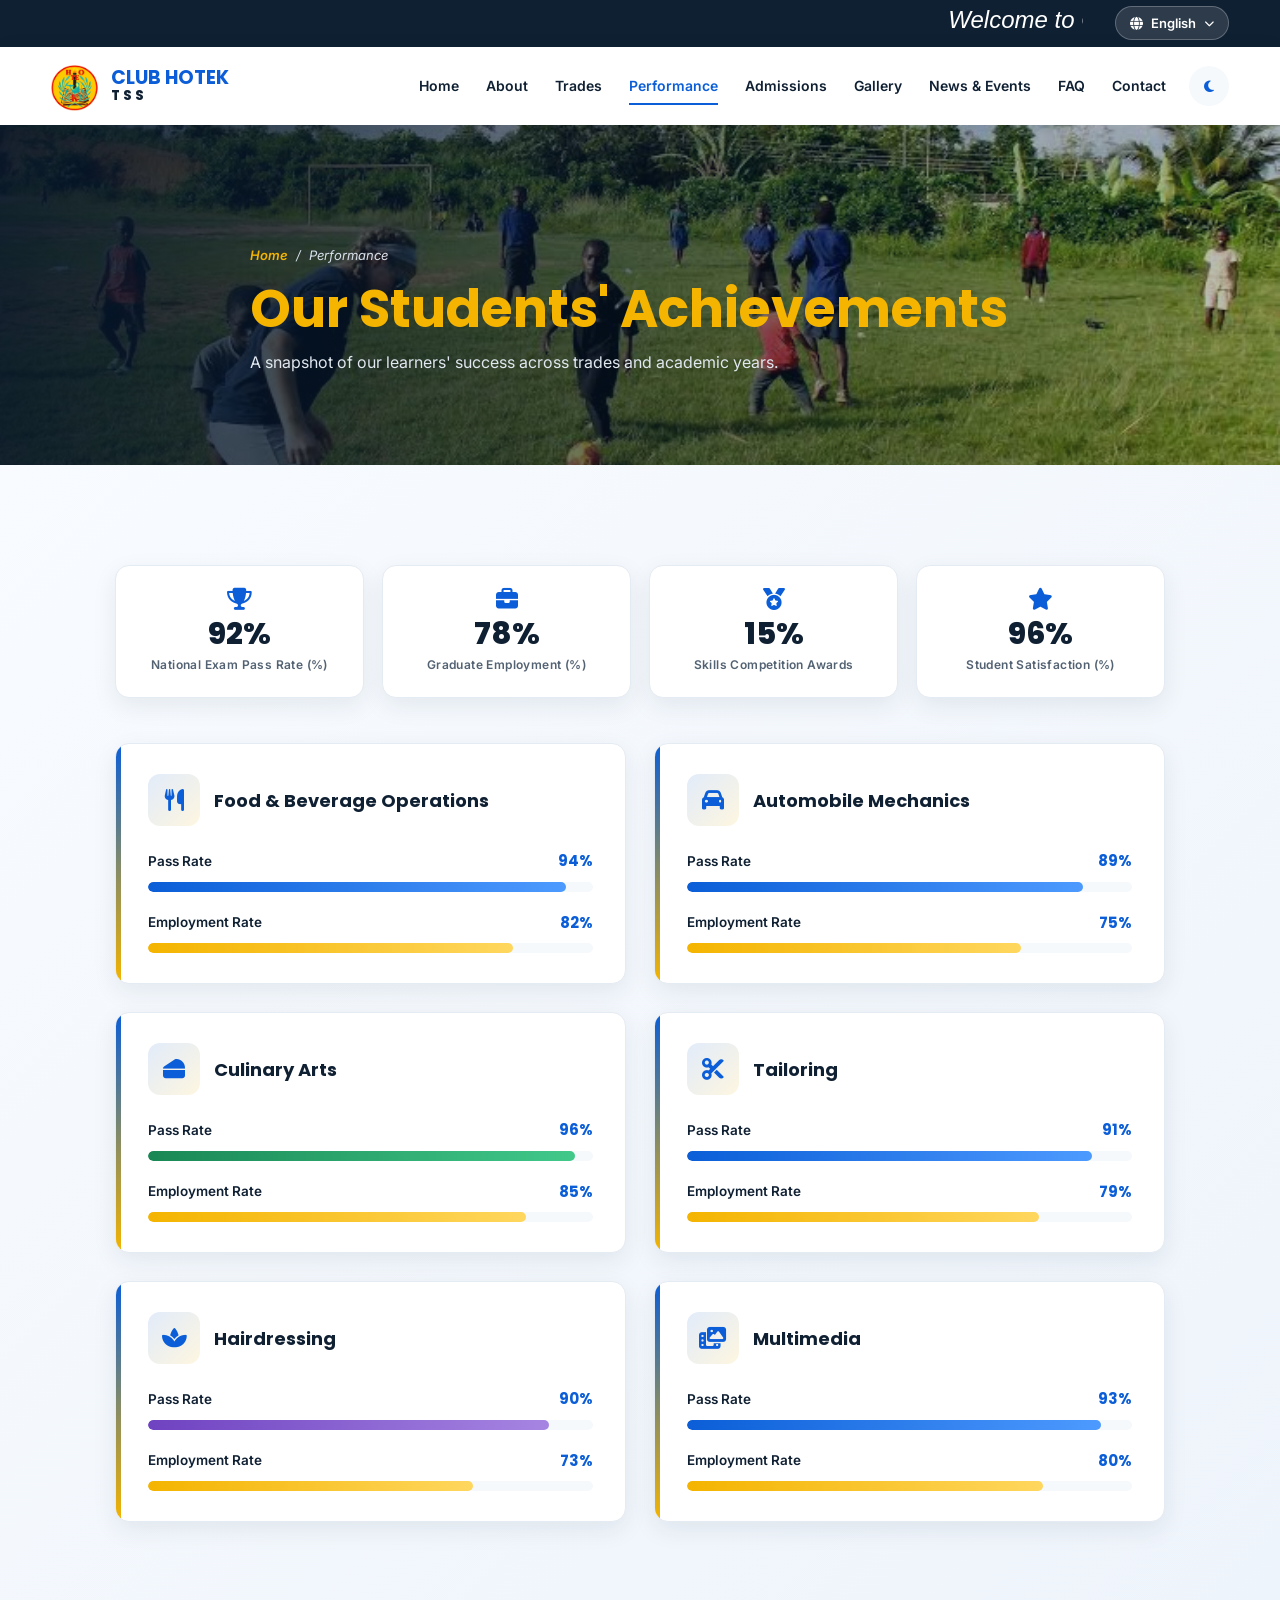
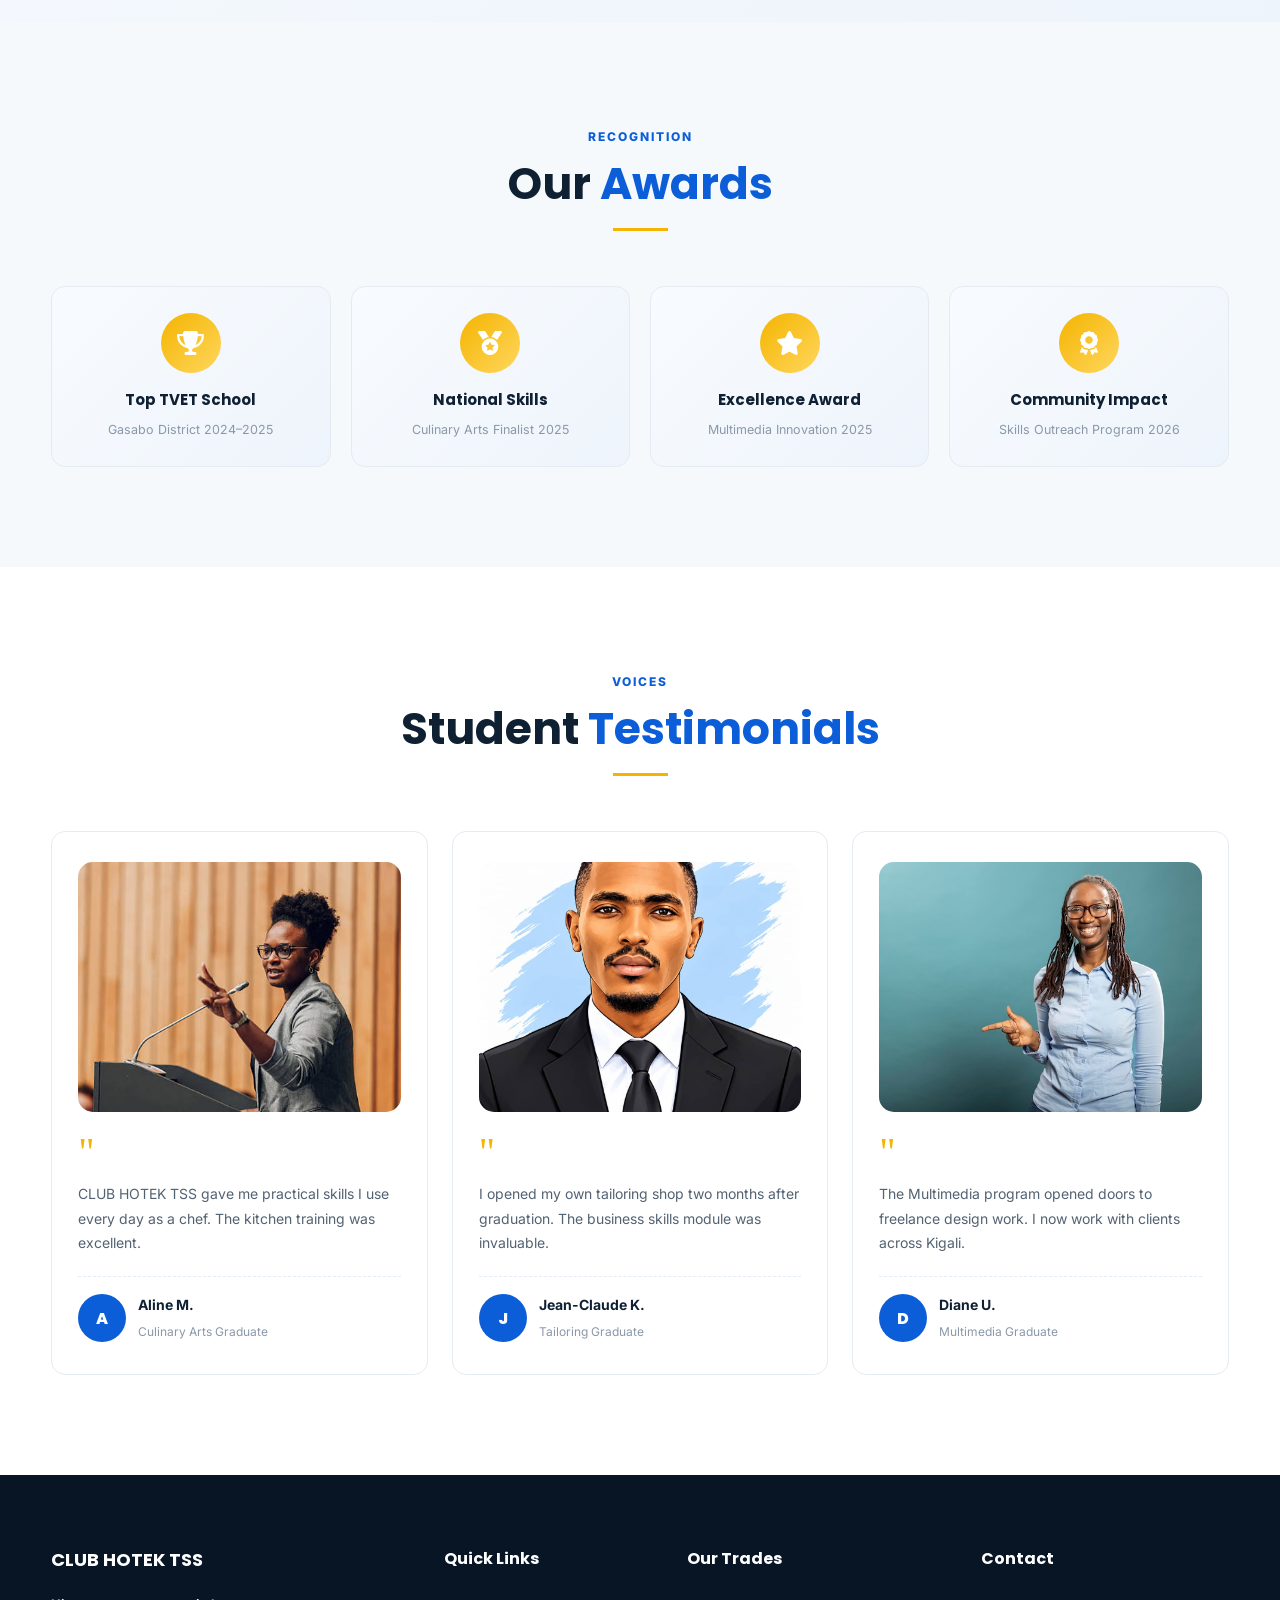
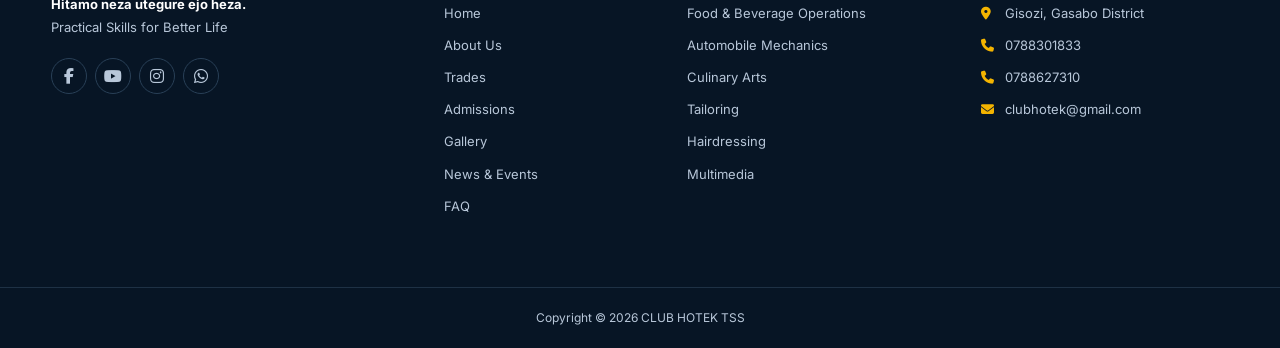
<file: performance.html>
<!DOCTYPE html>
<html lang="en">
<head>
    <meta charset="UTF-8">
    <meta name="viewport" content="width=device-width, initial-scale=1.0">

    <meta name="description"
          content="Student Performance at CLUB HOTEK TSS - Exam pass rates, employment rates, awards and testimonials.">

    <title>Student Performance | CLUB HOTEK TSS</title>

    <!-- Google Fonts -->
    <link rel="preconnect" href="https://fonts.googleapis.com">
    <link rel="preconnect" href="https://fonts.gstatic.com" crossorigin>

    <link href="https://fonts.googleapis.com/css2?family=Inter:wght@400;500;600;700;800&family=Poppins:wght@500;600;700;800&display=swap"
          rel="stylesheet">

    <!-- Font Awesome -->
    <link rel="stylesheet"
          href="https://cdnjs.cloudflare.com/ajax/libs/font-awesome/6.5.2/css/all.min.css">

    <!-- Main CSS -->
    <link rel="stylesheet" href="css/style.css">
    <link rel="stylesheet" href="css/pages.css">

    <!-- ==========================================
         TESTIMONIAL PHOTO CSS
         ========================================== -->
    <style>

        /* Student testimonial photo container */
        .testimonial-photo {
            width: 100%;
            height: 250px;
            overflow: hidden;
            border-radius: 15px;
            margin-bottom: 20px;
            background: #eef3f8;
        }

        /* Student testimonial image */
        .testimonial-photo img {
            width: 100%;
            height: 100%;
            display: block;
            object-fit: cover;
            transition: transform 0.4s ease;
        }

        /* Image hover effect */
        .testimonial-card:hover .testimonial-photo img {
            transform: scale(1.05);
        }

        /* Make testimonial card look better */
        .testimonial-card {
            overflow: hidden;
        }

        /* Mobile */
        @media (max-width: 768px) {

            .testimonial-photo {
                height: 230px;
            }

        }

        @media (max-width: 480px) {

            .testimonial-photo {
                height: 220px;
            }

        }

    </style>

</head>

<body>

<!-- ==========================================
     PRELOADER
     ========================================== -->

<div id="preloader">

    <div class="loader">

        <div class="loader-circle"></div>

        <h3>CLUB HOTEK TSS</h3>

        <p data-i18n="loading">
            Loading...
        </p>

    </div>

</div>


<!-- ==========================================
     TOP BAR
     ========================================== -->

<div class="top-bar">

    <div class="container top-bar-content">

        <div class="top-bar-marquee">

            <marquee>

                <p data-i18n="welcomeMarquee"
                   style="font-family: Arial, Helvetica, sans-serif;
                          font-style: oblique;
                          font-size: x-large;">

                    Welcome to CLUB HOTEK TSS,
                    Admission is Ongoing in this upcoming Academic year 🎓🎓🎓

                </p>

            </marquee>

        </div>


        <div class="top-bar-actions">

            <div class="lang-switcher" id="langSwitcher">

                <button class="lang-btn" type="button">

                    <i class="fas fa-globe"></i>

                    <span data-current-lang>
                        English
                    </span>

                    <i class="fas fa-chevron-down caret"></i>

                </button>


                <div class="lang-dropdown">

                    <button class="lang-option active"
                            data-lang="en"
                            type="button">

                        <span class="flag">🇬🇧</span>
                        English

                    </button>


                    <button class="lang-option"
                            data-lang="fr"
                            type="button">

                        <span class="flag">🇫🇷</span>
                        Français

                    </button>


                    <button class="lang-option"
                            data-lang="sw"
                            type="button">

                        <span class="flag">🇹🇿</span>
                        Kiswahili

                    </button>


                    <button class="lang-option"
                            data-lang="rw"
                            type="button">

                        <span class="flag">🇷🇼</span>
                        Kinyarwanda

                    </button>


                    <button class="lang-option"
                            data-lang="es"
                            type="button">

                        <span class="flag">🇪🇸</span>
                        Español

                    </button>


                    <button class="lang-option"
                            data-lang="it"
                            type="button">

                        <span class="flag">🇮🇹</span>
                        Italiano

                    </button>

                </div>

            </div>

        </div>

    </div>

</div>


<!-- ==========================================
     HEADER / NAVIGATION
     ========================================== -->

<header class="header" id="header">

    <div class="container nav-container">

        <!-- Logo -->

        <a href="index.html" class="logo">

            <img src="assets/images/logo.png"
                 alt="CLUB HOTEK TSS Logo"
                 onerror="this.style.display='none';">

            <div class="logo-text">

                <strong>
                    CLUB HOTEK
                </strong>

                <span>
                    TSS
                </span>

            </div>

        </a>


        <!-- Mobile / Select Navigation -->

   <!-- 
        <div class="nav-select-wrap">
            <select class="nav-select" id="navSelect" aria-label="Quick page jump">
                <option value="index.html" selected data-i18n="navHome">Home</option>
                <option value="about.html" data-i18n="navAbout">About</option>
                <option value="trades.html" data-i18n="navTrades">Trades</option>
                <option value="performance.html" data-i18n="navPerformance">Performance</option>
                <option value="admissions.html" data-i18n="navAdmissions">Admissions</option>
                <option value="gallery.html" data-i18n="navGallery">Gallery</option>
                <option value="news.html" data-i18n="navNews">News &amp; Events</option>
                <option value="faq.html" data-i18n="navFaq">FAQ</option>
                <option value="contact.html" data-i18n="navContact">Contact</option>
            </select>
        </div>
-->

        <!-- Mobile Menu -->

        <button class="mobile-menu-btn"
                id="mobileMenuBtn">

            <i class="fas fa-bars"></i>

        </button>


        <!-- Navigation -->

        <nav class="navbar" id="navbar">

            <a href="index.html"
               class="nav-link"
               data-i18n="navHome">

                Home

            </a>


            <a href="about.html"
               class="nav-link"
               data-i18n="navAbout">

                About

            </a>


            <a href="trades.html"
               class="nav-link"
               data-i18n="navTrades">

                Trades

            </a>


            <a href="performance.html"
               class="nav-link active"
               data-i18n="navPerformance">

                Performance

            </a>


            <a href="admissions.html"
               class="nav-link"
               data-i18n="navAdmissions">

                Admissions

            </a>


            <a href="gallery.html"
               class="nav-link"
               data-i18n="navGallery">

                Gallery

            </a>


            <a href="news.html"
               class="nav-link"
               data-i18n="navNews">

                News &amp; Events

            </a>


            <a href="faq.html"
               class="nav-link"
               data-i18n="navFaq">

                FAQ

            </a>


            <a href="contact.html"
               class="nav-link"
               data-i18n="navContact">

                Contact

            </a>


            <!-- Mobile Language -->

            <div class="mobile-lang-block">

                <div class="lang-switcher"
                     id="langSwitcherMobile">

                    <button class="lang-btn"
                            type="button">

                        <i class="fas fa-globe"></i>

                        <span data-current-lang>
                            English
                        </span>

                        <i class="fas fa-chevron-down caret"></i>

                    </button>


                    <div class="lang-dropdown">

                        <button class="lang-option active"
                                data-lang="en"
                                type="button">

                            <span class="flag">🇬🇧</span>
                            English

                        </button>


                        <button class="lang-option"
                                data-lang="fr"
                                type="button">

                            <span class="flag">🇫🇷</span>
                            Français

                        </button>


                        <button class="lang-option"
                                data-lang="sw"
                                type="button">

                            <span class="flag">🇹🇿</span>
                            Kiswahili

                        </button>


                        <button class="lang-option"
                                data-lang="rw"
                                type="button">

                            <span class="flag">🇷🇼</span>
                            Kinyarwanda

                        </button>


                        <button class="lang-option"
                                data-lang="es"
                                type="button">

                            <span class="flag">🇪🇸</span>
                            Español

                        </button>


                        <button class="lang-option"
                                data-lang="it"
                                type="button">

                            <span class="flag">🇮🇹</span>
                            Italiano

                        </button>

                    </div>

                </div>

            </div>


            <!-- Dark / Light Mode -->

            <button id="themeToggle"
                    class="theme-toggle">

                <i class="fas fa-moon"></i>

            </button>

        </nav>

    </div>

</header>


<div class="nav-overlay" id="navOverlay"></div>


<!-- ==========================================
     PAGE BANNER
     ========================================== -->

<section class="page-banner"
         style="background-image: url('assets/images/gallery-5.jpg');">

    <div class="page-banner-overlay"></div>

    <div class="container page-banner-content">

        <nav class="page-breadcrumb">

            <a href="index.html"
               data-i18n="navHome">

                Home

            </a>

            <span>/</span>

            <span data-i18n="navPerformance">
                Performance
            </span>

        </nav>


        <h1>

            <span data-i18n="perfHeading1">
                Our Students'
            </span>

            <span data-i18n="perfHeading2">
                Achievements
            </span>

        </h1>


        <p data-i18n="perfTagline">

            A snapshot of our learners' success across
            trades and academic years.

        </p>

    </div>

</section>


<!-- ==========================================
     PERFORMANCE SECTION
     ========================================== -->

<section class="performance-section"
         id="performance">

    <div class="container">


        <!-- PERFORMANCE KPIs -->

        <div class="performance-kpis">


            <!-- KPI 1 -->

            <div class="performance-kpi">

                <i class="fas fa-trophy"></i>

                <div class="kpi-number"
                     data-count="92">

                    0

                </div>

                <div class="kpi-label"
                     data-i18n="perfKpi1">

                    National Exam Pass Rate (%)

                </div>

            </div>


            <!-- KPI 2 -->

            <div class="performance-kpi">

                <i class="fas fa-briefcase"></i>

                <div class="kpi-number"
                     data-count="78">

                    0

                </div>

                <div class="kpi-label"
                     data-i18n="perfKpi2">

                    Graduate Employment (%)

                </div>

            </div>


            <!-- KPI 3 -->

            <div class="performance-kpi">

                <i class="fas fa-medal"></i>

                <div class="kpi-number"
                     data-count="15">

                    0

                </div>

                <div class="kpi-label"
                     data-i18n="perfKpi3">

                    Skills Competition Awards

                </div>

            </div>


            <!-- KPI 4 -->

            <div class="performance-kpi">

                <i class="fas fa-star"></i>

                <div class="kpi-number"
                     data-count="96">

                    0

                </div>

                <div class="kpi-label"
                     data-i18n="perfKpi4">

                    Student Satisfaction (%)

                </div>

            </div>

        </div>


        <!-- ==========================================
             PERFORMANCE BY TRADE
             ========================================== -->

        <div class="performance-grid">


            <!-- FOOD & BEVERAGE -->

            <div class="performance-card">

                <div class="performance-card-header">

                    <div class="performance-card-icon">

                        <i class="fas fa-utensils"></i>

                    </div>

                    <h3 data-i18n="perfTrade1">
                        Food &amp; Beverage Operations
                    </h3>

                </div>


                <div class="performance-stat-row">

                    <div class="performance-stat-label">

                        <span data-i18n="perfPassRate">
                            Pass Rate
                        </span>

                        <span class="performance-stat-value"
                              data-count="94">

                            0%

                        </span>

                    </div>

                    <div class="performance-bar">

                        <div class="performance-bar-fill"
                             data-width="94">

                        </div>

                    </div>

                </div>


                <div class="performance-stat-row">

                    <div class="performance-stat-label">

                        <span data-i18n="perfEmployment">
                            Employment Rate
                        </span>

                        <span class="performance-stat-value"
                              data-count="82">

                            0%

                        </span>

                    </div>

                    <div class="performance-bar">

                        <div class="performance-bar-fill gold"
                             data-width="82">

                        </div>

                    </div>

                </div>

            </div>


            <!-- AUTOMOBILE MECHANICS -->

            <div class="performance-card">

                <div class="performance-card-header">

                    <div class="performance-card-icon">

                        <i class="fas fa-car"></i>

                    </div>

                    <h3 data-i18n="perfTrade2">
                        Automobile Mechanics
                    </h3>

                </div>


                <div class="performance-stat-row">

                    <div class="performance-stat-label">

                        <span data-i18n="perfPassRate">
                            Pass Rate
                        </span>

                        <span class="performance-stat-value"
                              data-count="89">

                            0%

                        </span>

                    </div>

                    <div class="performance-bar">

                        <div class="performance-bar-fill"
                             data-width="89">

                        </div>

                    </div>

                </div>


                <div class="performance-stat-row">

                    <div class="performance-stat-label">

                        <span data-i18n="perfEmployment">
                            Employment Rate
                        </span>

                        <span class="performance-stat-value"
                              data-count="75">

                            0%

                        </span>

                    </div>

                    <div class="performance-bar">

                        <div class="performance-bar-fill gold"
                             data-width="75">

                        </div>

                    </div>

                </div>

            </div>


            <!-- CULINARY ARTS -->

            <div class="performance-card">

                <div class="performance-card-header">

                    <div class="performance-card-icon">

                        <i class="fas fa-cheese"></i>

                    </div>

                    <h3 data-i18n="perfTrade3">
                        Culinary Arts
                    </h3>

                </div>


                <div class="performance-stat-row">

                    <div class="performance-stat-label">

                        <span data-i18n="perfPassRate">
                            Pass Rate
                        </span>

                        <span class="performance-stat-value"
                              data-count="96">

                            0%

                        </span>

                    </div>

                    <div class="performance-bar">

                        <div class="performance-bar-fill green"
                             data-width="96">

                        </div>

                    </div>

                </div>


                <div class="performance-stat-row">

                    <div class="performance-stat-label">

                        <span data-i18n="perfEmployment">
                            Employment Rate
                        </span>

                        <span class="performance-stat-value"
                              data-count="85">

                            0%

                        </span>

                    </div>

                    <div class="performance-bar">

                        <div class="performance-bar-fill gold"
                             data-width="85">

                        </div>

                    </div>

                </div>

            </div>


            <!-- TAILORING -->

            <div class="performance-card">

                <div class="performance-card-header">

                    <div class="performance-card-icon">

                        <i class="fas fa-scissors"></i>

                    </div>

                    <h3 data-i18n="perfTrade4">
                        Tailoring
                    </h3>

                </div>


                <div class="performance-stat-row">

                    <div class="performance-stat-label">

                        <span data-i18n="perfPassRate">
                            Pass Rate
                        </span>

                        <span class="performance-stat-value"
                              data-count="91">

                            0%

                        </span>

                    </div>

                    <div class="performance-bar">

                        <div class="performance-bar-fill"
                             data-width="91">

                        </div>

                    </div>

                </div>


                <div class="performance-stat-row">

                    <div class="performance-stat-label">

                        <span data-i18n="perfEmployment">
                            Employment Rate
                        </span>

                        <span class="performance-stat-value"
                              data-count="79">

                            0%

                        </span>

                    </div>

                    <div class="performance-bar">

                        <div class="performance-bar-fill gold"
                             data-width="79">

                        </div>

                    </div>

                </div>

            </div>


            <!-- HAIRDRESSING -->

            <div class="performance-card">

                <div class="performance-card-header">

                    <div class="performance-card-icon">

                        <i class="fas fa-spa"></i>

                    </div>

                    <h3 data-i18n="perfTrade5">
                        Hairdressing
                    </h3>

                </div>


                <div class="performance-stat-row">

                    <div class="performance-stat-label">

                        <span data-i18n="perfPassRate">
                            Pass Rate
                        </span>

                        <span class="performance-stat-value"
                              data-count="90">

                            0%

                        </span>

                    </div>

                    <div class="performance-bar">

                        <div class="performance-bar-fill purple"
                             data-width="90">

                        </div>

                    </div>

                </div>


                <div class="performance-stat-row">

                    <div class="performance-stat-label">

                        <span data-i18n="perfEmployment">
                            Employment Rate
                        </span>

                        <span class="performance-stat-value"
                              data-count="73">

                            0%

                        </span>

                    </div>

                    <div class="performance-bar">

                        <div class="performance-bar-fill gold"
                             data-width="73">

                        </div>

                    </div>

                </div>

            </div>


            <!-- MULTIMEDIA -->

            <div class="performance-card">

                <div class="performance-card-header">

                    <div class="performance-card-icon">

                        <i class="fas fa-photo-film"></i>

                    </div>

                    <h3 data-i18n="perfTrade6">
                        Multimedia
                    </h3>

                </div>


                <div class="performance-stat-row">

                    <div class="performance-stat-label">

                        <span data-i18n="perfPassRate">
                            Pass Rate
                        </span>

                        <span class="performance-stat-value"
                              data-count="93">

                            0%

                        </span>

                    </div>

                    <div class="performance-bar">

                        <div class="performance-bar-fill"
                             data-width="93">

                        </div>

                    </div>

                </div>


                <div class="performance-stat-row">

                    <div class="performance-stat-label">

                        <span data-i18n="perfEmployment">
                            Employment Rate
                        </span>

                        <span class="performance-stat-value"
                              data-count="80">

                            0%

                        </span>

                    </div>

                    <div class="performance-bar">

                        <div class="performance-bar-fill gold"
                             data-width="80">

                        </div>

                    </div>

                </div>

            </div>

        </div>

    </div>

</section>


<!-- ==========================================
     AWARDS
     ========================================== -->

<section class="section"
         style="background: var(--light);">

    <div class="container">

        <div class="section-header">

            <span class="section-label">
                RECOGNITION
            </span>

            <h2>
                Our <span>Awards</span>
            </h2>

            <div class="section-line"></div>

        </div>


        <div class="awards-grid">


            <!-- Award 1 -->

            <div class="award-card">

                <div class="award-icon">
                    <i class="fas fa-trophy"></i>
                </div>

                <h3>
                    Top TVET School
                </h3>

                <p>
                    Gasabo District 2024–2025
                </p>

            </div>


            <!-- Award 2 -->

            <div class="award-card">

                <div class="award-icon">
                    <i class="fas fa-medal"></i>
                </div>

                <h3>
                    National Skills
                </h3>

                <p>
                    Culinary Arts Finalist 2025
                </p>

            </div>


            <!-- Award 3 -->

            <div class="award-card">

                <div class="award-icon">
                    <i class="fas fa-star"></i>
                </div>

                <h3>
                    Excellence Award
                </h3>

                <p>
                    Multimedia Innovation 2025
                </p>

            </div>


            <!-- Award 4 -->

            <div class="award-card">

                <div class="award-icon">
                    <i class="fas fa-award"></i>
                </div>

                <h3>
                    Community Impact
                </h3>

                <p>
                    Skills Outreach Program 2026
                </p>

            </div>

        </div>

    </div>

</section>


<!-- ==========================================
     STUDENT TESTIMONIALS
     ========================================== -->

<section class="section">

    <div class="container">


        <!-- Section heading -->

        <div class="section-header">

            <span class="section-label">
                VOICES
            </span>

            <h2>
                Student <span>Testimonials</span>
            </h2>

            <div class="section-line"></div>

        </div>


        <!-- ==========================================
             TESTIMONIAL CARDS
             ========================================== -->

        <div class="testimonials-grid">


            <!-- ======================================
                 STUDENT 1 - ALINE
                 ====================================== -->

            <div class="testimonial-card">


                <!--
                =========================================
                ADD STUDENT PHOTO HERE

                Put the image in:

                assets/images/student-testimonial-1.jpg

                You can replace .jpg with .png or .webp
                if you also change the filename below.
                =========================================
                -->

                <div class="testimonial-photo">

                    <img src="assets/images/testimonal1.jpg"
                         alt="Aline M. - Culinary Arts Graduate"
                         loading="lazy">

                </div>


                <!-- Quote -->

                <div class="testimonial-quote">
                    "
                </div>


                <!-- Testimonial -->

                <p class="testimonial-text">

                    CLUB HOTEK TSS gave me practical skills I use every day
                    as a chef. The kitchen training was excellent.

                </p>


                <!-- Student information -->

                <div class="testimonial-author">

                    <div class="testimonial-avatar">
                        A
                    </div>

                    <div>

                        <strong>
                            Aline M.
                        </strong>

                        <span>
                            Culinary Arts Graduate
                        </span>

                    </div>

                </div>

            </div>


            <!-- ======================================
                 STUDENT 2 - JEAN-CLAUDE
                 ====================================== -->

            <div class="testimonial-card">


                <!--
                =========================================
                ADD STUDENT PHOTO HERE

                Put the image in:

                assets/images/student-testimonial-2.jpg
                =========================================
                -->

                <div class="testimonial-photo">

                    <img src="assets/images/team1.jpeg"
                         alt="Jean-Claude K. - Tailoring Graduate"
                         loading="lazy">

                </div>


                <!-- Quote -->

                <div class="testimonial-quote">
                    "
                </div>


                <!-- Testimonial -->

                <p class="testimonial-text">

                    I opened my own tailoring shop two months after
                    graduation. The business skills module was invaluable.

                </p>


                <!-- Student information -->

                <div class="testimonial-author">

                    <div class="testimonial-avatar">
                        J
                    </div>

                    <div>

                        <strong>
                            Jean-Claude K.
                        </strong>

                        <span>
                            Tailoring Graduate
                        </span>

                    </div>

                </div>

            </div>


            <!-- ======================================
                 STUDENT 3 - DIANE
                 ====================================== -->

            <div class="testimonial-card">


                <!--
                =========================================
                ADD STUDENT PHOTO HERE

                Put the image in:

                assets/images/student-testimonial-3.jpg
                =========================================
                -->

                <div class="testimonial-photo">

                    <img src="assets/images/testimonal3.jpg"
                         alt="Diane U. - Multimedia Graduate"
                         loading="lazy">

                </div>


                <!-- Quote -->

                <div class="testimonial-quote">
                    "
                </div>


                <!-- Testimonial -->

                <p class="testimonial-text">

                    The Multimedia program opened doors to freelance design
                    work. I now work with clients across Kigali.

                </p>


                <!-- Student information -->

                <div class="testimonial-author">

                    <div class="testimonial-avatar">
                        D
                    </div>

                    <div>

                        <strong>
                            Diane U.
                        </strong>

                        <span>
                            Multimedia Graduate
                        </span>

                    </div>

                </div>

            </div>

        </div>

    </div>

</section>


<!-- ==========================================
     FOOTER
     ========================================== -->

<footer class="footer">

    <div class="container footer-grid">


        <!-- Footer About -->

        <div class="footer-about">

            <div class="footer-logo">

                <div>

                    <strong>
                        CLUB HOTEK TSS
                    </strong>

                </div>

            </div>


            <p>

                <strong>
                    Hitamo neza utegure ejo heza.
                </strong>

                <br>

                <span data-i18n="footerTagline">
                    Practical Skills for Better Life
                </span>

            </p>


            <!-- Social media -->

            <div class="footer-social">

                <a href="#">
                    <i class="fab fa-facebook-f"></i>
                </a>

                <a href="https://www.youtube.com/watch?v=hExioXqzNtE">
                    <i class="fab fa-youtube"></i>
                </a>

                <a href="#">
                    <i class="fab fa-instagram"></i>
                </a>

                <a href="https://wa.me/250788301833">
                    <i class="fab fa-whatsapp"></i>
                </a>

            </div>

        </div>


        <!-- Quick Links -->

        <div class="footer-column">

            <h3 data-i18n="footerQuick">
                Quick Links
            </h3>

            <a href="index.html"
               data-i18n="navHome">

                Home

            </a>

            <a href="about.html"
               data-i18n="footerAbout">

                About Us

            </a>

            <a href="trades.html"
               data-i18n="navTrades">

                Our Trades

            </a>

            <a href="admissions.html"
               data-i18n="navAdmissions">

                Admissions

            </a>

            <a href="gallery.html"
               data-i18n="navGallery">

                Gallery

            </a>

            <a href="news.html"
               data-i18n="navNews">

                News &amp; Events

            </a>

            <a href="faq.html"
               data-i18n="navFaq">

                FAQ

            </a>

        </div>


        <!-- Our Trades -->

        <div class="footer-column">

            <h3 data-i18n="footerOurTrades">
                Our Trades
            </h3>

            <a href="trades.html"
               data-i18n="trade1Title">

                Food &amp; Beverage Operations

            </a>

            <a href="trades.html"
               data-i18n="trade2Title">

                Automobile Mechanics

            </a>

            <a href="trades.html"
               data-i18n="trade3Title">

                Culinary Arts

            </a>

            <a href="trades.html"
               data-i18n="trade4Title">

                Tailoring

            </a>

            <a href="trades.html"
               data-i18n="trade5Title">

                Hairdressing

            </a>

            <a href="trades.html"
               data-i18n="trade6Title">

                Multimedia

            </a>

        </div>


        <!-- Contact -->

        <div class="footer-column">

            <h3 data-i18n="footerContact">
                Contact
            </h3>

            <p>
                <i class="fas fa-location-dot"></i>
                Gisozi, Gasabo District
            </p>

            <p>
                <i class="fas fa-phone"></i>
                0788301833
            </p>

            <p>
                <i class="fas fa-phone"></i>
                0788627310
            </p>

            <p>
                <i class="fas fa-envelope"></i>
                clubhotek@gmail.com
            </p>

        </div>

    </div>


    <!-- Footer Bottom -->

    <div class="footer-bottom">

        <div class="container footer-bottom-content">

            <p>
                Copyright &copy; 2026 CLUB HOTEK TSS
            </p>

        </div>

    </div>

</footer>


<!-- ==========================================
     TOAST MESSAGE
     ========================================== -->

<div class="toast" id="toast">

    <i class="fas fa-circle-check"></i>

    <span id="toastMessage"
          data-i18n="toastSuccess">

        Message sent successfully.

    </span>

</div>


<!-- Scroll to Top -->

<button id="scrollTop"
        class="scroll-top">

    <i class="fas fa-arrow-up"></i>

</button>


<!-- ==========================================
     JAVASCRIPT
     ========================================== -->

<script src="js/main.js"></script>
<script src="js/pages.js"></script>

</body>
</html>
</file>
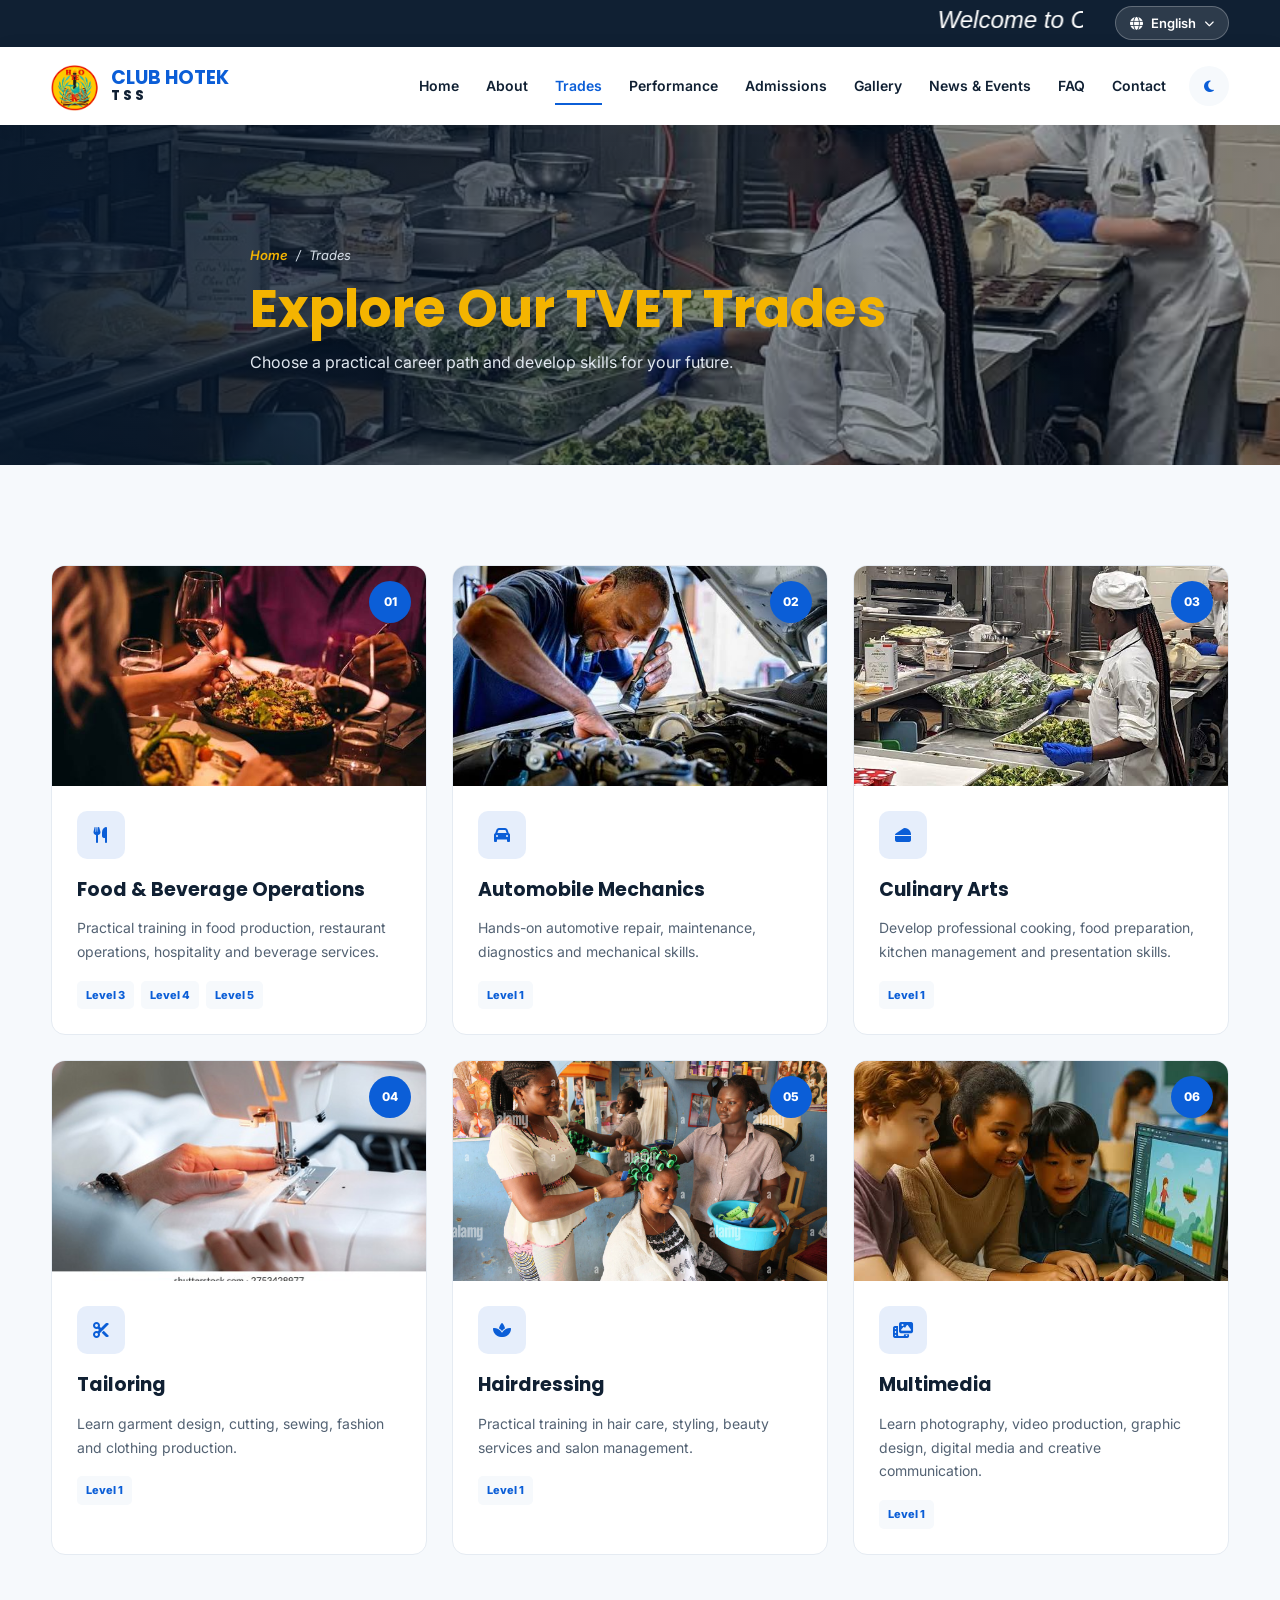
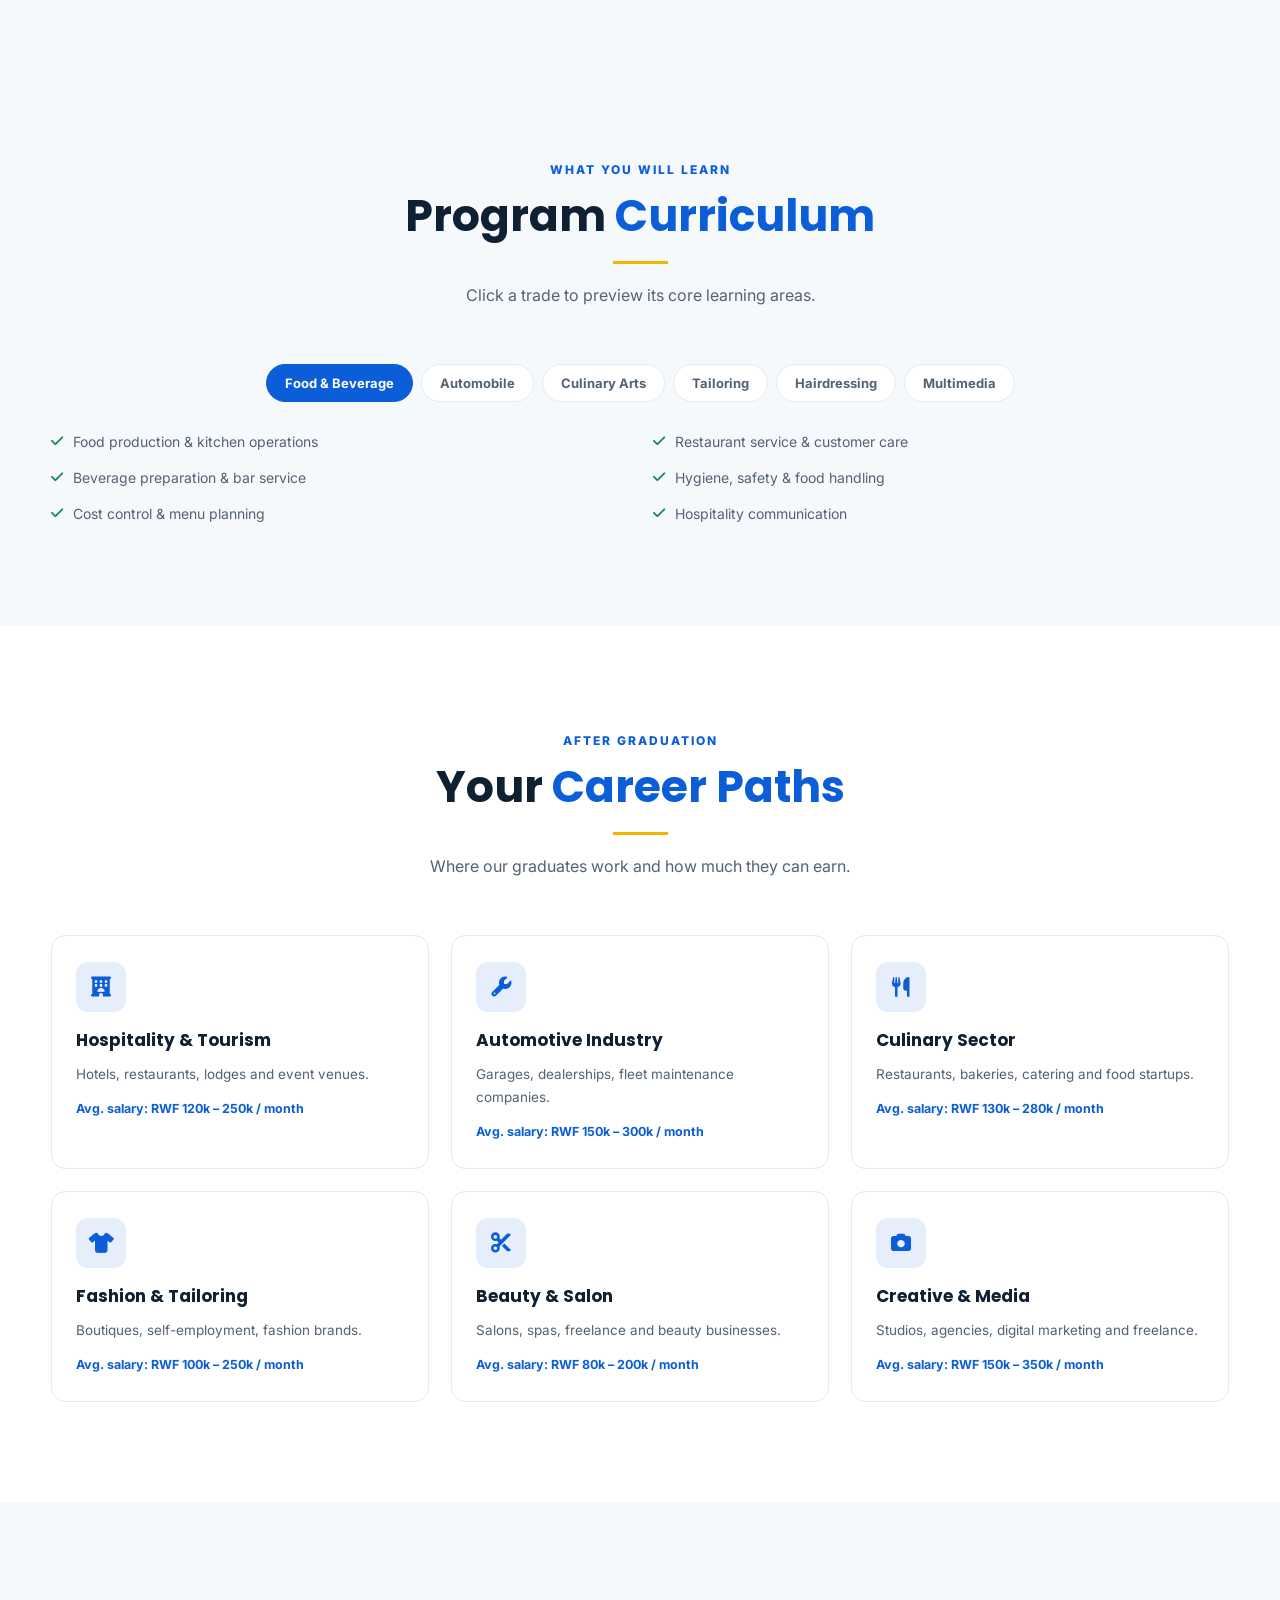
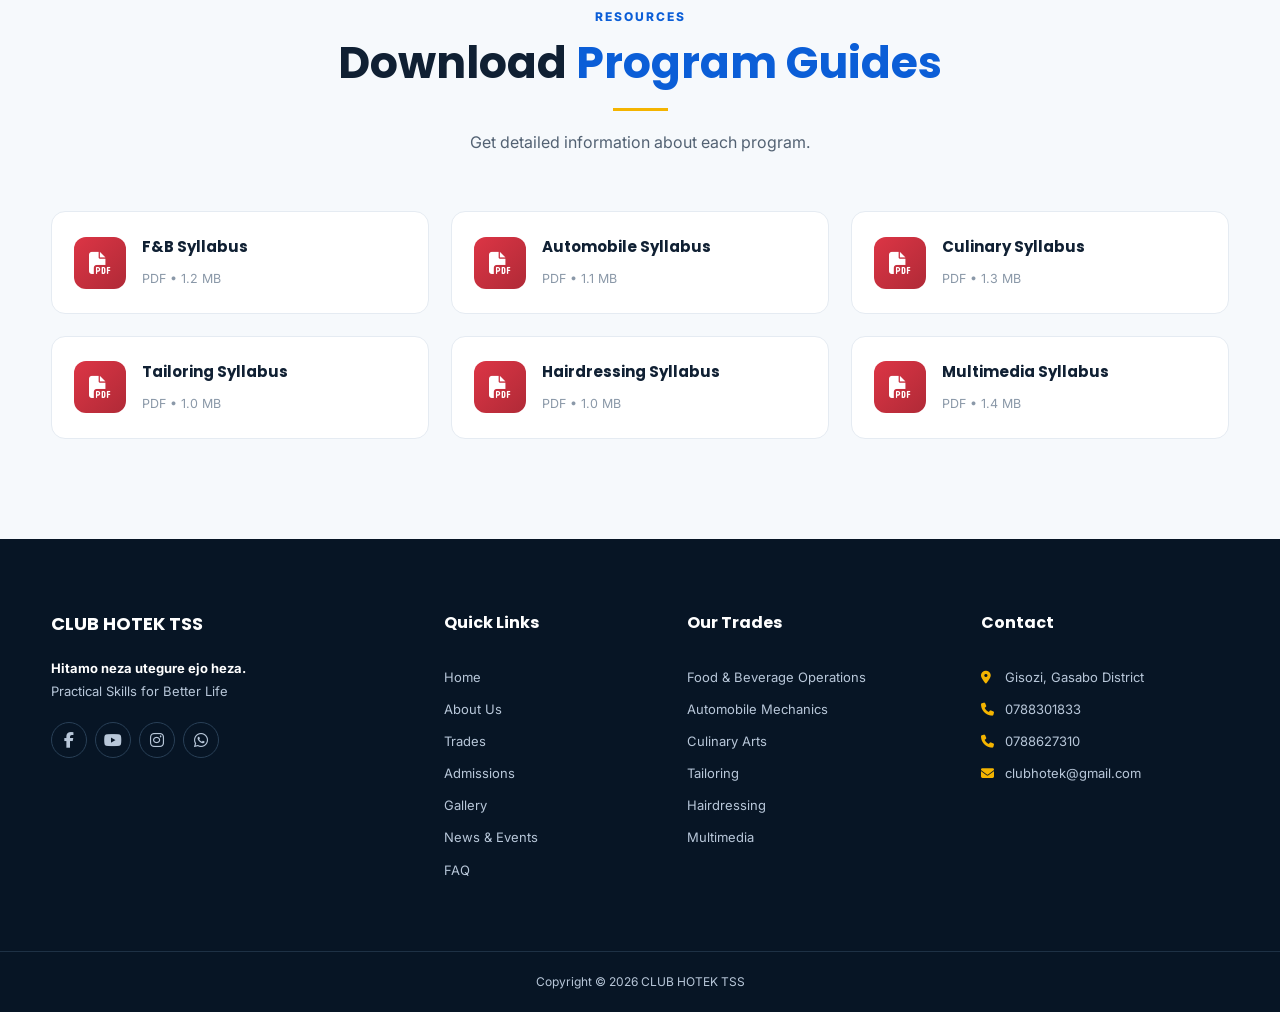
<file: trades.html>
<!DOCTYPE html>
<html lang="en">
<head>
    <meta charset="UTF-8">
    <meta name="viewport" content="width=device-width, initial-scale=1.0">
    <meta name="description" content="Explore our 6 TVET trades: Food & Beverage, Automobile, Culinary Arts, Tailoring, Hairdressing and Multimedia.">
    <title>Our Trades | CLUB HOTEK TSS</title>
    <link rel="preconnect" href="https://fonts.googleapis.com">
    <link rel="preconnect" href="https://fonts.gstatic.com" crossorigin>
    <link href="https://fonts.googleapis.com/css2?family=Inter:wght@400;500;600;700;800&family=Poppins:wght@500;600;700;800&display=swap" rel="stylesheet">
    <link rel="stylesheet" href="https://cdnjs.cloudflare.com/ajax/libs/font-awesome/6.5.2/css/all.min.css">
    <link rel="stylesheet" href="css/style.css">
    <link rel="stylesheet" href="css/pages.css">
</head>
<body>

<!-- Same preloader + top-bar + header as about.html but with "trades" active and select option "trades.html" selected -->

<div id="preloader"><div class="loader"><div class="loader-circle"></div><h3>CLUB HOTEK TSS</h3><p data-i18n="loading">Loading...</p></div></div>

<div class="top-bar">
    <div class="container top-bar-content">
        <div class="top-bar-marquee"><marquee><p data-i18n="welcomeMarquee" style="font-family: Arial, Helvetica, sans-serif; font-style: oblique; font-size: x-large;">Welcome to CLUB HOTEK TSS, Admission is Ongoing in this upcoming Academic year 🎓🎓🎓</p></marquee></div>
        <div class="top-bar-actions">
            <div class="lang-switcher" id="langSwitcher">
                <button class="lang-btn" type="button"><i class="fas fa-globe"></i><span data-current-lang>English</span><i class="fas fa-chevron-down caret"></i></button>
                <div class="lang-dropdown">
                    <button class="lang-option active" data-lang="en" type="button"><span class="flag">🇬🇧</span> English</button>
                    <button class="lang-option" data-lang="fr" type="button"><span class="flag">🇫🇷</span> Français</button>
                    <button class="lang-option" data-lang="sw" type="button"><span class="flag">🇹🇿</span> Kiswahili</button>
                    <button class="lang-option" data-lang="rw" type="button"><span class="flag">🇷🇼</span> Kinyarwanda</button>
                    <button class="lang-option" data-lang="es" type="button"><span class="flag">🇪🇸</span> Español</button>
                    <button class="lang-option" data-lang="it" type="button"><span class="flag">🇮🇹</span> Italiano</button>
                </div>
            </div>
        </div>
    </div>
</div>

<header class="header" id="header">
    <div class="container nav-container">
        <a href="index.html" class="logo">
            <img src="assets/images/logo.png" alt="CLUB HOTEK TSS Logo" onerror="this.style.display='none';">
            <div class="logo-text"><strong>CLUB HOTEK</strong><span>TSS</span></div>
        </a>
   <!-- 
        <div class="nav-select-wrap">
            <select class="nav-select" id="navSelect" aria-label="Quick page jump">
                <option value="index.html" selected data-i18n="navHome">Home</option>
                <option value="about.html" data-i18n="navAbout">About</option>
                <option value="trades.html" data-i18n="navTrades">Trades</option>
                <option value="performance.html" data-i18n="navPerformance">Performance</option>
                <option value="admissions.html" data-i18n="navAdmissions">Admissions</option>
                <option value="gallery.html" data-i18n="navGallery">Gallery</option>
                <option value="news.html" data-i18n="navNews">News &amp; Events</option>
                <option value="faq.html" data-i18n="navFaq">FAQ</option>
                <option value="contact.html" data-i18n="navContact">Contact</option>
            </select>
        </div>
-->
        <button class="mobile-menu-btn" id="mobileMenuBtn" aria-label="Open navigation menu"><i class="fas fa-bars"></i></button>
        <nav class="navbar" id="navbar">
            <a href="index.html" class="nav-link" data-i18n="navHome">Home</a>
            <a href="about.html" class="nav-link" data-i18n="navAbout">About</a>
            <a href="trades.html" class="nav-link active" data-i18n="navTrades">Trades</a>
            <a href="performance.html" class="nav-link" data-i18n="navPerformance">Performance</a>
            <a href="admissions.html" class="nav-link" data-i18n="navAdmissions">Admissions</a>
            <a href="gallery.html" class="nav-link" data-i18n="navGallery">Gallery</a>
            <a href="news.html" class="nav-link" data-i18n="navNews">News &amp; Events</a>
            <a href="faq.html" class="nav-link" data-i18n="navFaq">FAQ</a>
            <a href="contact.html" class="nav-link" data-i18n="navContact">Contact</a>
            <div class="mobile-lang-block">
                <div class="lang-switcher" id="langSwitcherMobile">
                    <button class="lang-btn" type="button"><i class="fas fa-globe"></i><span data-current-lang>English</span><i class="fas fa-chevron-down caret"></i></button>
                    <div class="lang-dropdown">
                        <button class="lang-option active" data-lang="en" type="button"><span class="flag">🇬🇧</span> English</button>
                        <button class="lang-option" data-lang="fr" type="button"><span class="flag">🇫🇷</span> Français</button>
                        <button class="lang-option" data-lang="sw" type="button"><span class="flag">🇹🇿</span> Kiswahili</button>
                        <button class="lang-option" data-lang="rw" type="button"><span class="flag">🇷🇼</span> Kinyarwanda</button>
                        <button class="lang-option" data-lang="es" type="button"><span class="flag">🇪🇸</span> Español</button>
                        <button class="lang-option" data-lang="it" type="button"><span class="flag">🇮🇹</span> Italiano</button>
                    </div>
                </div>
            </div>
            <button id="themeToggle" class="theme-toggle" aria-label="Toggle dark mode"><i class="fas fa-moon"></i></button>
        </nav>
    </div>
</header>
<div class="nav-overlay" id="navOverlay"></div>

<section class="page-banner" style="background-image: url('assets/images/culinary.jpg');">
    <div class="page-banner-overlay"></div>
    <div class="container page-banner-content">
        <nav class="page-breadcrumb"><a href="index.html" data-i18n="navHome">Home</a><span>/</span><span data-i18n="navTrades">Trades</span></nav>
        <h1><span data-i18n="tradesHeading1">Explore Our</span> <span data-i18n="tradesHeading2">TVET Trades</span></h1>
        <p data-i18n="tradesTagline">Choose a practical career path and develop skills for your future.</p>
    </div>
</section>

<section class="section trades-section">
    <div class="container">
        <div class="trades-grid">
            <article class="trade-card">
                <div class="trade-image"><img src="assets/images/fbo.jpg" alt="Food and Beverage"><span class="trade-number">01</span></div>
                <div class="trade-content">
                    <div class="trade-icon"><i class="fas fa-utensils"></i></div>
                    <h3 data-i18n="trade1Title">Food &amp; Beverage Operations</h3>
                    <p data-i18n="trade1Desc">Practical training in food production, restaurant operations, hospitality and beverage services.</p>
                    <div class="levels"><span>Level 3</span><span>Level 4</span><span>Level 5</span></div>
                </div>
            </article>
            <article class="trade-card">
                <div class="trade-image"><img src="assets/images/automobile.jpg" alt="Automobile"><span class="trade-number">02</span></div>
                <div class="trade-content">
                    <div class="trade-icon"><i class="fas fa-car"></i></div>
                    <h3 data-i18n="trade2Title">Automobile Mechanics</h3>
                    <p data-i18n="trade2Desc">Hands-on automotive repair, maintenance, diagnostics and mechanical skills.</p>
                    <div class="levels"><span>Level 1</span></div>
                </div>
            </article>
            <article class="trade-card">
                <div class="trade-image"><img src="assets/images/culinary.jpg" alt="Culinary"><span class="trade-number">03</span></div>
                <div class="trade-content">
                    <div class="trade-icon"><i class="fas fa-cheese"></i></div>
                    <h3 data-i18n="trade3Title">Culinary Arts</h3>
                    <p data-i18n="trade3Desc">Develop professional cooking, food preparation, kitchen management and presentation skills.</p>
                    <div class="levels"><span>Level 1</span></div>
                </div>
            </article>
            <article class="trade-card">
                <div class="trade-image"><img src="assets/images/tailoring.jpg" alt="Tailoring"><span class="trade-number">04</span></div>
                <div class="trade-content">
                    <div class="trade-icon"><i class="fas fa-scissors"></i></div>
                    <h3 data-i18n="trade4Title">Tailoring</h3>
                    <p data-i18n="trade4Desc">Learn garment design, cutting, sewing, fashion and clothing production.</p>
                    <div class="levels"><span>Level 1</span></div>
                </div>
            </article>
            <article class="trade-card">
                <div class="trade-image"><img src="assets/images/hairdressing.jpg" alt="Hairdressing"><span class="trade-number">05</span></div>
                <div class="trade-content">
                    <div class="trade-icon"><i class="fas fa-spa"></i></div>
                    <h3 data-i18n="trade5Title">Hairdressing</h3>
                    <p data-i18n="trade5Desc">Practical training in hair care, styling, beauty services and salon management.</p>
                    <div class="levels"><span>Level 1</span></div>
                </div>
            </article>
            <article class="trade-card">
                <div class="trade-image"><img src="assets/images/multimedia.jpg" alt="Multimedia"><span class="trade-number">06</span></div>
                <div class="trade-content">
                    <div class="trade-icon"><i class="fas fa-photo-film"></i></div>
                    <h3 data-i18n="trade6Title">Multimedia</h3>
                    <p data-i18n="trade6Desc">Learn photography, video production, graphic design, digital media and creative communication.</p>
                    <div class="levels"><span>Level 1</span></div>
                </div>
            </article>
        </div>
    </div>
</section>

<!-- CURRICULUM TABS -->
<section class="section" style="background: var(--light);">
    <div class="container">
        <div class="section-header">
            <span class="section-label">WHAT YOU WILL LEARN</span>
            <h2>Program <span>Curriculum</span></h2>
            <div class="section-line"></div>
            <p>Click a trade to preview its core learning areas.</p>
        </div>
        <div class="curriculum-tabs" id="curriculumTabs">
            <button class="curriculum-tab active" data-tab="fbo">Food &amp; Beverage</button>
            <button class="curriculum-tab" data-tab="auto">Automobile</button>
            <button class="curriculum-tab" data-tab="culinary">Culinary Arts</button>
            <button class="curriculum-tab" data-tab="tailoring">Tailoring</button>
            <button class="curriculum-tab" data-tab="hair">Hairdressing</button>
            <button class="curriculum-tab" data-tab="media">Multimedia</button>
        </div>
        <div class="curriculum-panel active" id="tab-fbo">
            <ul class="curriculum-list">
                <li><i class="fas fa-check"></i> Food production &amp; kitchen operations</li>
                <li><i class="fas fa-check"></i> Restaurant service &amp; customer care</li>
                <li><i class="fas fa-check"></i> Beverage preparation &amp; bar service</li>
                <li><i class="fas fa-check"></i> Hygiene, safety &amp; food handling</li>
                <li><i class="fas fa-check"></i> Cost control &amp; menu planning</li>
                <li><i class="fas fa-check"></i> Hospitality communication</li>
            </ul>
        </div>
        <div class="curriculum-panel" id="tab-auto">
            <ul class="curriculum-list">
                <li><i class="fas fa-check"></i> Engine repair &amp; maintenance</li>
                <li><i class="fas fa-check"></i> Brake &amp; suspension systems</li>
                <li><i class="fas fa-check"></i> Electrical &amp; electronic diagnostics</li>
                <li><i class="fas fa-check"></i> Transmission &amp; drivetrain</li>
                <li><i class="fas fa-check"></i> Workshop safety &amp; tools</li>
                <li><i class="fas fa-check"></i> Vehicle inspection &amp; servicing</li>
            </ul>
        </div>
        <div class="curriculum-panel" id="tab-culinary">
            <ul class="curriculum-list">
                <li><i class="fas fa-check"></i> Professional cooking techniques</li>
                <li><i class="fas fa-check"></i> Baking &amp; pastry</li>
                <li><i class="fas fa-check"></i> Plating &amp; presentation</li>
                <li><i class="fas fa-check"></i> International &amp; local cuisine</li>
                <li><i class="fas fa-check"></i> Kitchen management</li>
                <li><i class="fas fa-check"></i> Nutrition &amp; food safety</li>
            </ul>
        </div>
        <div class="curriculum-panel" id="tab-tailoring">
            <ul class="curriculum-list">
                <li><i class="fas fa-check"></i> Pattern drafting &amp; grading</li>
                <li><i class="fas fa-check"></i> Garment construction</li>
                <li><i class="fas fa-check"></i> Fashion design &amp; illustration</li>
                <li><i class="fas fa-check"></i> Fabric selection &amp; care</li>
                <li><i class="fas fa-check"></i> Industrial sewing machines</li>
                <li><i class="fas fa-check"></i> Entrepreneurship in fashion</li>
            </ul>
        </div>
        <div class="curriculum-panel" id="tab-hair">
            <ul class="curriculum-list">
                <li><i class="fas fa-check"></i> Hair cutting &amp; styling</li>
                <li><i class="fas fa-check"></i> Braiding &amp; weaving</li>
                <li><i class="fas fa-check"></i> Hair treatment &amp; care</li>
                <li><i class="fas fa-check"></i> Beauty &amp; skincare basics</li>
                <li><i class="fas fa-check"></i> Salon operations &amp; management</li>
                <li><i class="fas fa-check"></i> Client consultation skills</li>
            </ul>
        </div>
        <div class="curriculum-panel" id="tab-media">
            <ul class="curriculum-list">
                <li><i class="fas fa-check"></i> Photography &amp; lighting</li>
                <li><i class="fas fa-check"></i> Video production &amp; editing</li>
                <li><i class="fas fa-check"></i> Graphic design (Adobe Suite)</li>
                <li><i class="fas fa-check"></i> Digital marketing &amp; social media</li>
                <li><i class="fas fa-check"></i> Audio production</li>
                <li><i class="fas fa-check"></i> Creative storytelling</li>
            </ul>
        </div>
    </div>
</section>

<!-- CAREER OUTCOMES -->
<section class="section">
    <div class="container">
        <div class="section-header">
            <span class="section-label">AFTER GRADUATION</span>
            <h2>Your <span>Career Paths</span></h2>
            <div class="section-line"></div>
            <p>Where our graduates work and how much they can earn.</p>
        </div>
        <div class="career-grid">
            <div class="career-card"><div class="career-icon"><i class="fas fa-hotel"></i></div><h3>Hospitality &amp; Tourism</h3><p>Hotels, restaurants, lodges and event venues.</p><div class="career-salary">Avg. salary: RWF 120k – 250k / month</div></div>
            <div class="career-card"><div class="career-icon"><i class="fas fa-wrench"></i></div><h3>Automotive Industry</h3><p>Garages, dealerships, fleet maintenance companies.</p><div class="career-salary">Avg. salary: RWF 150k – 300k / month</div></div>
            <div class="career-card"><div class="career-icon"><i class="fas fa-utensils"></i></div><h3>Culinary Sector</h3><p>Restaurants, bakeries, catering and food startups.</p><div class="career-salary">Avg. salary: RWF 130k – 280k / month</div></div>
            <div class="career-card"><div class="career-icon"><i class="fas fa-shirt"></i></div><h3>Fashion &amp; Tailoring</h3><p>Boutiques, self-employment, fashion brands.</p><div class="career-salary">Avg. salary: RWF 100k – 250k / month</div></div>
            <div class="career-card"><div class="career-icon"><i class="fas fa-scissors"></i></div><h3>Beauty &amp; Salon</h3><p>Salons, spas, freelance and beauty businesses.</p><div class="career-salary">Avg. salary: RWF 80k – 200k / month</div></div>
            <div class="career-card"><div class="career-icon"><i class="fas fa-camera"></i></div><h3>Creative &amp; Media</h3><p>Studios, agencies, digital marketing and freelance.</p><div class="career-salary">Avg. salary: RWF 150k – 350k / month</div></div>
        </div>
    </div>
</section>

<!-- DOWNLOADS -->
<section class="section" style="background: var(--light);">
    <div class="container">
        <div class="section-header">
            <span class="section-label">RESOURCES</span>
            <h2>Download <span>Program Guides</span></h2>
            <div class="section-line"></div>
            <p>Get detailed information about each program.</p>
        </div>
        <div class="resource-grid">
            <a href="assets/files/fbo-syllabus.pdf" class="resource-card" download><div class="resource-icon"><i class="fas fa-file-pdf"></i></div><div><h4>F&amp;B Syllabus</h4><span>PDF • 1.2 MB</span></div></a>
            <a href="assets/files/auto-syllabus.pdf" class="resource-card" download><div class="resource-icon"><i class="fas fa-file-pdf"></i></div><div><h4>Automobile Syllabus</h4><span>PDF • 1.1 MB</span></div></a>
            <a href="assets/files/culinary-syllabus.pdf" class="resource-card" download><div class="resource-icon"><i class="fas fa-file-pdf"></i></div><div><h4>Culinary Syllabus</h4><span>PDF • 1.3 MB</span></div></a>
            <a href="assets/files/tailoring-syllabus.pdf" class="resource-card" download><div class="resource-icon"><i class="fas fa-file-pdf"></i></div><div><h4>Tailoring Syllabus</h4><span>PDF • 1.0 MB</span></div></a>
            <a href="assets/files/hair-syllabus.pdf" class="resource-card" download><div class="resource-icon"><i class="fas fa-file-pdf"></i></div><div><h4>Hairdressing Syllabus</h4><span>PDF • 1.0 MB</span></div></a>
            <a href="assets/files/media-syllabus.pdf" class="resource-card" download><div class="resource-icon"><i class="fas fa-file-pdf"></i></div><div><h4>Multimedia Syllabus</h4><span>PDF • 1.4 MB</span></div></a>
        </div>
    </div>
</section>

<!-- Footer (same) -->
<footer class="footer">
    <div class="container footer-grid">
        <div class="footer-about">
            <div class="footer-logo"><div><strong>CLUB HOTEK TSS</strong></div></div>
            <p><strong>Hitamo neza utegure ejo heza.</strong><br><span data-i18n="footerTagline">Practical Skills for Better Life</span></p>
            <div class="footer-social">
                <a href="#"><i class="fab fa-facebook-f"></i></a>
                <a href="https://www.youtube.com/watch?v=hExioXqzNtE"><i class="fab fa-youtube"></i></a>
                <a href="#"><i class="fab fa-instagram"></i></a>
                <a href="https://wa.me/250788301833"><i class="fab fa-whatsapp"></i></a>
            </div>
        </div>
        <div class="footer-column">
            <h3 data-i18n="footerQuick">Quick Links</h3>
            <a href="index.html" data-i18n="navHome">Home</a>
            <a href="about.html" data-i18n="footerAbout">About Us</a>
            <a href="trades.html" data-i18n="navTrades">Our Trades</a>
            <a href="admissions.html" data-i18n="navAdmissions">Admissions</a>
            <a href="gallery.html" data-i18n="navGallery">Gallery</a>
            <a href="news.html" data-i18n="navNews">News &amp; Events</a>
            <a href="faq.html" data-i18n="navFaq">FAQ</a>
        </div>
        <div class="footer-column">
            <h3 data-i18n="footerOurTrades">Our Trades</h3>
            <a href="trades.html" data-i18n="trade1Title">Food &amp; Beverage Operations</a>
            <a href="trades.html" data-i18n="trade2Title">Automobile Mechanics</a>
            <a href="trades.html" data-i18n="trade3Title">Culinary Arts</a>
            <a href="trades.html" data-i18n="trade4Title">Tailoring</a>
            <a href="trades.html" data-i18n="trade5Title">Hairdressing</a>
            <a href="trades.html" data-i18n="trade6Title">Multimedia</a>
        </div>
        <div class="footer-column">
            <h3 data-i18n="footerContact">Contact</h3>
            <p><i class="fas fa-location-dot"></i> Gisozi, Gasabo District</p>
            <p><i class="fas fa-phone"></i> 0788301833</p>
            <p><i class="fas fa-phone"></i> 0788627310</p>
            <p><i class="fas fa-envelope"></i> clubhotek@gmail.com</p>
        </div>
    </div>
    <div class="footer-bottom"><div class="container footer-bottom-content"><p>Copyright &copy; 2026 CLUB HOTEK TSS</p></div></div>
</footer>

<div class="toast" id="toast"><i class="fas fa-circle-check"></i><span id="toastMessage" data-i18n="toastSuccess">Message sent successfully.</span></div>
<button id="scrollTop" class="scroll-top" aria-label="Scroll to top"><i class="fas fa-arrow-up"></i></button>

<script src="js/main.js"></script>
<script src="js/pages.js"></script>
</body>
</html>
</file>
<file: css/style.css>
/* ============================================================
   CLUB HOTEK TSS — BASE STYLESHEET
============================================================ */

:root {
    --primary: #0b5ed7;
    --primary-dark: #084298;
    --secondary: #f4b400;
    --dark: #102033;
    --dark-2: #16283d;
    --text: #536273;
    --light-text: #8a98a8;
    --white: #ffffff;
    --light: #f6f9fc;
    --border: #e5ebf2;
    --success: #198754;
    --danger: #dc3545;
    --shadow: 0 15px 45px rgba(16, 32, 51, 0.10);
    --shadow-small: 0 8px 25px rgba(16, 32, 51, 0.08);
    --radius: 14px;
    --transition: all 0.3s ease;
}

/* DARK MODE */
body.dark-mode {
    --dark: #f4f7fb;
    --dark-2: #ffffff;
    --text: #c4ced9;
    --white: #142235;
    --light: #0d1826;
    --border: #27394d;
    background: #0d1826;
    color: #c4ced9;
}

body.dark-mode .header { background: #101f31; }
body.dark-mode .top-bar { background: #07111d; }
body.dark-mode .trade-card,
body.dark-mode .why-card,
body.dark-mode .contact-form-card,
body.dark-mode .application-card,
body.dark-mode .vmb-card,
body.dark-mode .faq-item { background: #142235; border-color: #27394d; }

body.dark-mode .section-header h2,
body.dark-mode .trade-content h3,
body.dark-mode .why-card h3,
body.dark-mode .contact-item h3,
body.dark-mode .vmb-card h3,
body.dark-mode .faq-question { color: #ffffff; }

body.dark-mode input,
body.dark-mode textarea,
body.dark-mode select {
    background: #0d1826;
    color: #ffffff;
    border-color: #30465e;
}

body.dark-mode .lang-dropdown { background: #142235; box-shadow: 0 12px 34px rgba(0,0,0,0.5); }
body.dark-mode .lang-option { color: #e2e8f0; }
body.dark-mode .lang-option:hover { background: #1e3145; }
body.dark-mode .lang-option.active { background: #1e3a8a; color: #ffffff; }
body.dark-mode .header.scrolled { background: #101f31; }
body.dark-mode .faq-answer { border-top-color: #27394d; }
body.dark-mode .faq-answer p { color: #c4ced9; }

/* RESET */
* { margin: 0; padding: 0; box-sizing: border-box; }
html { scroll-behavior: smooth; }

body {
    font-family: "Inter", sans-serif;
    background: var(--white);
    color: var(--text);
    line-height: 1.7;
    overflow-x: hidden;
}

img { max-width: 100%; display: block; }
a { text-decoration: none; color: inherit; }
button, input, textarea, select { font-family: inherit; }
button { cursor: pointer; }
.container { width: min(1180px, 92%); margin: auto; }

/* PRELOADER */
#preloader {
    position: fixed; inset: 0;
    background: var(--white);
    z-index: 99999;
    display: flex; align-items: center; justify-content: center;
    transition: opacity 0.5s ease, visibility 0.5s ease;
}
#preloader.hidden { opacity: 0; visibility: hidden; }
.loader { text-align: center; }
.loader h3 {
    margin-top: 20px;
    font-family: "Poppins", sans-serif;
    color: var(--primary);
}
.loader p { font-size: 13px; }
.loader-circle {
    width: 55px; height: 55px;
    border-radius: 50%;
    border: 5px solid var(--border);
    border-top-color: var(--primary);
    animation: spin 1s linear infinite;
    margin: 0 auto;
}
@keyframes spin { to { transform: rotate(360deg); } }

/* TOP BAR */
.top-bar { background: var(--dark); color: #d8e1eb; font-size: 13px; }
.top-bar-content {
    min-height: 40px;
    display: flex; align-items: center; justify-content: space-between;
    gap: 20px; flex-wrap: wrap;
}
.top-bar-marquee { flex: 1; min-width: 240px; overflow: hidden; }
.top-bar-marquee marquee p {
    font-family: Arial, Helvetica, sans-serif;
    font-style: oblique;
    font-size: 18px; margin: 0; color: #fff;
}
.top-bar-actions { display: flex; align-items: center; gap: 10px; flex-shrink: 0; }

/* LANGUAGE SWITCHER */
.lang-switcher { position: relative; display: inline-block; margin-left: 12px; }
.lang-btn {
    display: inline-flex; align-items: center; gap: 8px;
    padding: 8px 14px;
    background: rgba(255,255,255,0.12);
    border: 1px solid rgba(255,255,255,0.25);
    border-radius: 30px; color: #fff;
    font-size: 13px; font-weight: 600;
    cursor: pointer; transition: all 0.3s ease; white-space: nowrap;
}
.lang-btn:hover { background: rgba(255,255,255,0.22); transform: translateY(-1px); }
.lang-btn .flag { font-size: 16px; line-height: 1; }
.lang-btn .caret { font-size: 10px; transition: transform 0.3s ease; }
.lang-switcher.open .lang-btn .caret { transform: rotate(180deg); }
.lang-dropdown {
    position: absolute; top: calc(100% + 8px); right: 0;
    min-width: 200px; background: #ffffff;
    border-radius: 12px;
    box-shadow: 0 12px 34px rgba(0,0,0,0.18);
    padding: 8px; opacity: 0; visibility: hidden;
    transform: translateY(-8px);
    transition: all 0.25s ease;
    z-index: 9999; max-height: 320px; overflow-y: auto;
}
.lang-switcher.open .lang-dropdown { opacity: 1; visibility: visible; transform: translateY(0); }
.lang-option {
    display: flex; align-items: center; gap: 10px;
    width: 100%; padding: 10px 12px;
    border: none; background: transparent;
    border-radius: 8px; font-size: 14px; font-weight: 500;
    color: #1f2937; cursor: pointer;
    text-align: left; transition: background 0.2s ease;
}
.lang-option:hover { background: #f3f4f6; }
.lang-option.active { background: #eef2ff; color: #4338ca; font-weight: 700; }
.lang-option .flag { font-size: 18px; }

/* HEADER */
.header {
    position: sticky; top: 0; z-index: 1000;
    background: rgba(255,255,255,0.96);
    backdrop-filter: blur(15px);
    box-shadow: 0 2px 20px rgba(0,0,0,0.05);
    transition: box-shadow 0.3s ease, background 0.3s ease;
}
.header.scrolled { box-shadow: 0 6px 24px rgba(0,0,0,0.12); background: #ffffff; }
.nav-container {
    min-height: 78px;
    display: flex; align-items: center; justify-content: space-between;
    gap: 30px;
}
.logo { display: flex; align-items: center; gap: 10px; flex-shrink: 0; }
.logo img { width: 50px; height: 50px; object-fit: contain; }
.logo-text { display: flex; flex-direction: column; line-height: 1.1; font-family: "Poppins", sans-serif; }
.logo-text strong { font-size: 19px; color: var(--primary); }
.logo-text span { font-size: 13px; font-weight: 800; letter-spacing: 3px; color: var(--dark); }

.navbar { display: flex; align-items: center; gap: 3px; transition: transform 0.4s cubic-bezier(0.22,1,0.36,1); }
.nav-link {
    padding: 10px 12px;
    color: var(--dark);
    font-size: 14px; font-weight: 600;
    position: relative;
}
.nav-link::after {
    content: ""; position: absolute;
    left: 12px; right: 12px; bottom: 3px; height: 2px;
    background: var(--primary); transform: scaleX(0); transition: var(--transition);
}
.nav-link:hover, .nav-link.active { color: var(--primary); }
.nav-link:hover::after, .nav-link.active::after { transform: scaleX(1); }

/* NAV SELECT (mobile/page jump dropdown) */
.nav-select-wrap { position: relative; }
.nav-select {
    appearance: none; -webkit-appearance: none;
    padding: 9px 34px 9px 14px;
    background: var(--light);
    border: 1px solid var(--border);
    border-radius: 30px;
    color: var(--dark);
    font-size: 13px; font-weight: 700;
    cursor: pointer; outline: none;
    transition: var(--transition);
    background-image: url("data:image/svg+xml;utf8,<svg xmlns='http://www.w3.org/2000/svg' width='12' height='12' viewBox='0 0 24 24' fill='none' stroke='%230b5ed7' stroke-width='3' stroke-linecap='round' stroke-linejoin='round'><polyline points='6 9 12 15 18 9'/></svg>");
    background-repeat: no-repeat;
    background-position: right 12px center;
}
.nav-select:hover { border-color: var(--primary); }
.nav-select:focus { border-color: var(--primary); box-shadow: 0 0 0 3px rgba(11,94,215,0.15); }

.theme-toggle {
    width: 40px; height: 40px; border: 0; border-radius: 50%;
    background: var(--light); color: var(--primary);
    margin-left: 8px;
}

.mobile-menu-btn {
    display: none;
    width: 42px; height: 42px; border: 0; border-radius: 8px;
    background: var(--primary); color: white; font-size: 18px;
}

/* NAV OVERLAY */
.nav-overlay {
    position: fixed; inset: 0;
    background: rgba(0,0,0,0.55);
    opacity: 0; visibility: hidden;
    transition: all 0.35s ease;
    z-index: 998; backdrop-filter: blur(2px);
}
.nav-overlay.active { opacity: 1; visibility: visible; }

.mobile-lang-block {
    display: none; width: 100%; margin-top: 12px; padding-top: 14px;
    border-top: 1px solid rgba(255,255,255,0.15);
}
.mobile-lang-block .lang-switcher { margin: 0; width: 100%; }
.mobile-lang-block .lang-btn { width: 100%; justify-content: space-between; }
.mobile-lang-block .lang-dropdown { right: auto; left: 0; width: 100%; }

/* BUTTONS */
.btn {
    display: inline-flex; align-items: center; justify-content: center; gap: 9px;
    border: 0; border-radius: 8px;
    padding: 13px 21px;
    font-weight: 700; font-size: 14px;
    transition: var(--transition);
    cursor: pointer;
}
.btn-primary { background: var(--primary); color: white; }
.btn-primary:hover { background: var(--primary-dark); transform: translateY(-3px); }
.btn-outline { border: 1px solid rgba(255,255,255,0.7); color: white; background: transparent; }
.btn-outline:hover { background: rgba(255,255,255,0.15); color: white; }
.btn-light { background: white; color: var(--primary); }
.btn-light:hover { transform: translateY(-3px); }
.btn-outline-dark { background: transparent; border: 1px solid var(--dark); color: var(--dark); }
.btn-outline-dark:hover { background: var(--dark); color: #fff; transform: translateY(-3px); }

/* GENERAL SECTION */
.section { padding: 100px 0; }
.section-header { max-width: 720px; text-align: center; margin: 0 auto 55px; }
.section-label {
    display: inline-block; color: var(--primary);
    font-size: 12px; font-weight: 800; letter-spacing: 2px;
    margin-bottom: 10px;
}
.section-label.light { color: var(--secondary); }
.section-header h2 {
    font-family: "Poppins", sans-serif;
    font-size: clamp(30px,4vw,44px);
    line-height: 1.2; color: var(--dark);
}
.section-header h2 span { color: var(--primary); }
.section-header p { margin-top: 12px; }
.section-line {
    width: 55px; height: 3px; background: var(--secondary);
    margin: 18px auto;
}

/* FOOTER */
.footer { background: #071525; color: #b8c7d9; }
.footer-grid {
    padding: 70px 0;
    display: grid;
    grid-template-columns: 1.4fr 0.8fr 1fr 1fr;
    gap: 45px;
}
.footer-logo { display: flex; align-items: center; gap: 10px; margin-bottom: 18px; }
.footer-logo strong { color: white; font-family: "Poppins", sans-serif; font-size: 18px; }
.footer-about p { font-size: 13px; max-width: 300px; }
.footer-about strong { color: #fff; }
.footer-social { display: flex; gap: 8px; margin-top: 20px; }
.footer-social a {
    width: 36px; height: 36px;
    display: grid; place-items: center;
    border: 1px solid #294057; border-radius: 50%;
    transition: var(--transition);
    color: #b8c7d9;
}
.footer-social a:hover { background: var(--primary); color: white; }
.footer-column h3 {
    color: white; font-family: "Poppins", sans-serif;
    font-size: 16px; margin-bottom: 20px;
}
.footer-column {
    display: flex; flex-direction: column; gap: 10px;
}
.footer-column a, .footer-column p { font-size: 13px; color: #b8c7d9; transition: var(--transition); }
.footer-column a:hover { color: var(--secondary); padding-left: 4px; }
.footer-column p i { color: var(--secondary); width: 20px; }
.footer-bottom { border-top: 1px solid #1e3145; padding: 20px 0; }
.footer-bottom-content {
    display: flex; align-items: center; justify-content: center;
    text-align: center; font-size: 12px;
}
.footer-bottom-content p { color: #b8c7d9; margin: 0; }

/* MODALS */
.modal {
    position: fixed; inset: 0; z-index: 9999;
    background: rgba(2,10,18,0.9);
    display: flex; align-items: center; justify-content: center;
    padding: 25px;
    opacity: 0; visibility: hidden;
    transition: var(--transition);
}
.modal.show { opacity: 1; visibility: visible; }
.modal-content {
    position: relative; background: var(--white);
    max-width: 900px; width: 100%;
    border-radius: 14px; overflow: hidden;
    transform: scale(0.9); transition: var(--transition);
}
.modal.show .modal-content { transform: scale(1); }
.modal-content > img {
    width: 100%; max-height: 75vh;
    object-fit: contain; background: #071525;
}
.modal-content > h3 { color: var(--dark); padding: 15px 20px; }
.modal-close {
    position: absolute; right: 15px; top: 15px; z-index: 5;
    width: 40px; height: 40px;
    border: 0; border-radius: 50%;
    background: rgba(0,0,0,0.7); color: white;
    font-size: 16px;
}
.video-modal-content { background: #000; }
.video-modal-content video { width: 100%; max-height: 80vh; }

/* TOAST */
.toast {
    position: fixed; right: 25px; bottom: 25px;
    background: #198754; color: white;
    padding: 14px 20px; border-radius: 8px;
    display: flex; align-items: center; gap: 10px;
    box-shadow: var(--shadow); z-index: 10000;
    transform: translateY(120px); opacity: 0;
    transition: var(--transition);
}
.toast.show { transform: translateY(0); opacity: 1; }

/* SCROLL TOP */
.scroll-top {
    position: fixed; right: 22px; bottom: 22px;
    width: 45px; height: 45px;
    border: 0; border-radius: 50%;
    background: var(--primary); color: white;
    display: grid; place-items: center;
    z-index: 900; opacity: 0; visibility: hidden;
    transform: translateY(15px); transition: var(--transition);
}
.scroll-top.show { opacity: 1; visibility: visible; transform: translateY(0); }

/* ============================================================
   RESPONSIVE
============================================================ */
@media (max-width: 1000px) {
    .navbar { gap: 0; }
    .nav-link { padding: 10px 8px; font-size: 13px; }
    .footer-grid { grid-template-columns: 1fr 1fr; }
}

@media (max-width: 992px) {
    .top-bar .lang-switcher { display: none; }
    .mobile-lang-block { display: block; }

    .navbar {
        position: fixed; top: 0; right: 0;
        width: 320px; max-width: 88vw; height: 100vh;
        background: #0f172a;
        flex-direction: column; align-items: flex-start;
        padding: 90px 24px 30px;
        transform: translateX(105%);
        overflow-y: auto; z-index: 999;
        box-shadow: -10px 0 30px rgba(0,0,0,0.25);
        gap: 0;
    }
    .navbar.active { transform: translateX(0); }
    .navbar .nav-link {
        width: 100%; padding: 14px 0;
        color: #e2e8f0;
        border-bottom: 1px solid rgba(255,255,255,0.08);
    }
    .navbar .nav-link::after { display: none; }
    .navbar .nav-link:hover,
    .navbar .nav-link.active { color: var(--secondary); }
    .navbar .nav-select-wrap { width: 100%; margin: 14px 0; }
    .navbar .nav-select {
        width: 100%;
        background: rgba(255,255,255,0.08);
        color: #e2e8f0;
        border-color: rgba(255,255,255,0.15);
    }
    .navbar .theme-toggle {
        margin: 20px 0 0;
        color: #e2e8f0;
        background: rgba(255,255,255,0.08);
    }
}

@media (max-width: 760px) {
    .top-bar-content { justify-content: space-between; padding: 7px 0; flex-wrap: wrap; gap: 10px; }
    .top-bar-marquee marquee p { font-size: 14px; }
    .nav-container { min-height: 68px; }
    .mobile-menu-btn { display: block; }
    .section { padding: 75px 0; }
    .footer-grid { grid-template-columns: 1fr; }
    .faq-question { font-size: 15px; padding: 16px 18px; }
}

@media (max-width: 450px) {
    .logo-text strong { font-size: 16px; }
    .logo img { width: 43px; height: 43px; }
    .btn { width: 100%; }
    .navbar { width: 100%; max-width: 100%; }
}
</file>
<file: css/pages.css>
/* ============================================================
   PAGE BANNER
============================================================ */
.page-banner {
    position: relative; min-height: 340px;
    display: flex; align-items: center;
    background-size: cover; background-position: center;
    color: #fff; overflow: hidden;
}
.page-banner-overlay {
    position: absolute; inset: 0;
    background: linear-gradient(90deg, rgba(6,23,43,0.92), rgba(6,23,43,0.55), rgba(6,23,43,0.25));
    z-index: 1;
}
.page-banner-content { position: relative; z-index: 2; padding: 90px 0 60px; max-width: 780px; }
.page-breadcrumb {
    display: flex; align-items: center; gap: 8px;
    font-size: 13px; font-style: italic;
    color: #d8e1eb; margin-bottom: 14px;
}
.page-breadcrumb a { color: var(--secondary); font-weight: 600; }
.page-breadcrumb a:hover { text-decoration: underline; }
.page-banner-content h1 {
    font-family: "Poppins", sans-serif;
    font-size: clamp(32px, 5vw, 52px);
    line-height: 1.1; margin-bottom: 12px;
}
.page-banner-content h1 span { color: var(--secondary); }
.page-banner-content p { color: #e0e7ef; max-width: 620px; font-size: 16px; }

/* ============================================================
   HERO (HOME)
============================================================ */
.hero {
    min-height: 700px; position: relative;
    display: flex; align-items: center;
    background-image: url("../assets/images/workshop.jpg");
    background-size: cover; background-position: center;
    color: white; overflow: hidden;
}
.hero-slides { position: absolute; inset: 0; z-index: 0; }
.hero-slide {
    position: absolute; inset: 0;
    background-size: cover; background-position: center;
    opacity: 0; transform: scale(1.06);
    transition: opacity 1.2s ease, transform 8s linear;
}
.hero-slide.active { opacity: 1; transform: scale(1); }
.hero-overlay {
    position: absolute; inset: 0;
    background: linear-gradient(90deg, rgba(6,23,43,0.92), rgba(6,23,43,0.65), rgba(6,23,43,0.25));
    z-index: 1;
}
.hero-content { position: relative; z-index: 2; max-width: 780px; padding: 100px 0; }
.hero-badge {
    display: inline-flex; align-items: center; gap: 9px;
    background: rgba(255,255,255,0.12);
    border: 1px solid rgba(255,255,255,0.2);
    padding: 9px 16px; border-radius: 50px;
    font-size: 13px; margin-bottom: 25px;
}
.hero h1 {
    font-family: "Poppins", sans-serif;
    font-size: clamp(40px, 6vw, 76px);
    line-height: 1.05; margin-bottom: 22px;
}
.hero h1 span { display: block; color: var(--secondary); }
.hero-slogan { font-size: 22px; line-height: 1.5; margin-bottom: 18px; }
.hero-slogan small { font-size: 15px; opacity: 0.85; }
.hero-description { max-width: 620px; font-size: 17px; color: #e0e7ef; margin-bottom: 32px; }
.hero-buttons { display: flex; flex-wrap: wrap; gap: 13px; }
.hero-dots {
    position: absolute; bottom: 90px; left: 50%;
    transform: translateX(-50%);
    display: flex; gap: 10px; z-index: 3;
}
.hero-dots button {
    width: 12px; height: 12px; border-radius: 50%;
    border: 2px solid rgba(255,255,255,0.6);
    background: transparent; cursor: pointer; padding: 0;
    transition: all 0.3s ease;
}
.hero-dots button.active { background: #fff; border-color: #fff; transform: scale(1.2); }
.hero-scroll {
    position: absolute; bottom: 25px; left: 50%;
    transform: translateX(-50%); z-index: 2;
}
.hero-scroll a {
    width: 40px; height: 40px;
    border: 1px solid rgba(255,255,255,0.5);
    border-radius: 50%;
    display: grid; place-items: center;
    animation: bounce 2s infinite;
    color: #fff;
}
@keyframes bounce {
    0%,100% { transform: translateY(0); }
    50% { transform: translateY(8px); }
}

/* ============================================================
   TRUST STRIP
============================================================ */
.trust-strip {
    background: var(--white);
    border-top: 1px solid var(--border);
    border-bottom: 1px solid var(--border);
    padding: 22px 0;
}
.trust-grid {
    display: flex; flex-wrap: wrap;
    align-items: center; justify-content: center;
    gap: 18px 42px;
}
.trust-item {
    display: flex; align-items: center; gap: 10px;
    font-size: 13px; font-weight: 700; color: var(--dark);
    letter-spacing: 0.3px;
}
.trust-item i { color: var(--primary); font-size: 18px; }

/* ============================================================
   QUICK INFO
============================================================ */
.quick-info { position: relative; margin-top: -50px; z-index: 5; }
.quick-grid {
    display: grid; grid-template-columns: repeat(4,1fr);
    background: var(--white);
    box-shadow: var(--shadow);
    border-radius: var(--radius);
    overflow: hidden;
}
.quick-card {
    padding: 25px; display: flex; gap: 15px; align-items: center;
    border-right: 1px solid var(--border);
}
.quick-card:last-child { border-right: 0; }
.quick-icon {
    width: 50px; height: 50px; flex-shrink: 0;
    background: rgba(11,94,215,0.1);
    color: var(--primary);
    border-radius: 12px;
    display: grid; place-items: center; font-size: 19px;
}
.quick-card h4 { color: var(--dark); font-size: 14px; margin-bottom: 3px; }
.quick-card p { font-size: 12px; }

/* HOME INTRO */
.home-intro { background: var(--light); }
.home-intro-grid {
    display: grid; grid-template-columns: repeat(4, 1fr);
    gap: 22px; margin-bottom: 34px;
}
.home-intro-card {
    background: var(--white);
    border: 1px solid var(--border);
    border-radius: var(--radius);
    padding: 30px 22px;
    text-align: center;
    transition: var(--transition);
}
.home-intro-card:hover { transform: translateY(-6px); box-shadow: var(--shadow); border-color: var(--primary); }
.home-intro-icon {
    width: 58px; height: 58px; margin: 0 auto 16px;
    border-radius: 50%;
    background: linear-gradient(135deg, rgba(11,94,215,0.12), rgba(244,180,0,0.12));
    color: var(--primary);
    display: grid; place-items: center; font-size: 22px;
}
.home-intro-card h3 { font-family: "Poppins", sans-serif; color: var(--dark); font-size: 18px; margin-bottom: 8px; }
.home-intro-card p { font-size: 13.5px; }
.home-intro-actions { text-align: center; }

/* ============================================================
   ABOUT
============================================================ */
.about-grid {
    display: grid; grid-template-columns: 1fr 1fr;
    gap: 70px; align-items: center;
}
.about-image { position: relative; }
.about-image img {
    width: 100%; height: 520px;
    object-fit: cover; border-radius: 20px;
    box-shadow: var(--shadow);
}
.experience-card {
    position: absolute; right: -25px; bottom: 30px;
    background: var(--primary); color: white;
    padding: 25px 30px; border-radius: 14px;
    display: flex; flex-direction: column;
    box-shadow: var(--shadow);
}
.experience-card strong { font-family: "Poppins", sans-serif; font-size: 32px; }
.experience-card span { font-size: 12px; }
.mini-title { color: var(--primary); font-size: 12px; font-weight: 800; letter-spacing: 1.5px; }
.about-content h3 {
    font-family: "Poppins", sans-serif;
    font-size: 32px; line-height: 1.3;
    color: var(--dark); margin: 10px 0 20px;
}
.about-content p { margin-bottom: 15px; }
.about-features {
    display: grid; grid-template-columns: 1fr 1fr;
    gap: 12px; margin: 25px 0;
}
.about-features div { display: flex; align-items: center; gap: 9px; font-weight: 600; font-size: 14px; }
.about-features i { color: var(--success); }

/* VISION/MISSION/BACKGROUND */
.vmb-section { background: var(--light); }
.vmb-grid { display: grid; grid-template-columns: repeat(3, 1fr); gap: 25px; }
.vmb-card {
    background: var(--white);
    border: 1px solid var(--border);
    border-radius: var(--radius);
    padding: 35px 28px;
    transition: var(--transition);
    position: relative; overflow: hidden;
}
.vmb-card::before {
    content: ""; position: absolute; top: 0; left: 0;
    width: 100%; height: 4px;
    background: linear-gradient(90deg, var(--primary), var(--secondary));
    transform: scaleX(0); transform-origin: left;
    transition: transform 0.4s ease;
}
.vmb-card:hover::before { transform: scaleX(1); }
.vmb-card:hover { transform: translateY(-6px); box-shadow: var(--shadow); border-color: var(--primary); }
.vmb-icon {
    width: 65px; height: 65px; border-radius: 16px;
    background: linear-gradient(135deg, rgba(11,94,215,0.12), rgba(244,180,0,0.12));
    color: var(--primary);
    display: grid; place-items: center;
    font-size: 26px; margin-bottom: 20px;
    transition: var(--transition);
}
.vmb-card:hover .vmb-icon { background: var(--primary); color: #fff; transform: rotate(-6deg) scale(1.05); }
.vmb-card h3 { font-family: "Poppins", sans-serif; font-size: 22px; color: var(--dark); margin-bottom: 14px; }
.vmb-card p { font-size: 14.5px; line-height: 1.75; color: var(--text); }

/* STATS */
.stats-section {
    background: linear-gradient(110deg, var(--primary), #084298);
    color: white; padding: 65px 0;
}
.stats-grid { display: grid; grid-template-columns: repeat(4,1fr); }
.stat-item {
    text-align: center;
    border-right: 1px solid rgba(255,255,255,0.18);
    padding: 10px;
}
.stat-item:last-child { border-right: 0; }
.stat-item i { font-size: 25px; color: var(--secondary); }
.stat-item h3 { font-family: "Poppins", sans-serif; font-size: 42px; margin: 4px 0; }
.stat-item p { font-size: 13px; opacity: 0.85; }

/* ============================================================
   TRADES
============================================================ */
.trades-section { background: var(--light); }
.trades-grid { display: grid; grid-template-columns: repeat(3,1fr); gap: 25px; }
.trade-card {
    background: var(--white);
    border-radius: var(--radius);
    overflow: hidden;
    border: 1px solid var(--border);
    transition: var(--transition);
}
.trade-card:hover { transform: translateY(-8px); box-shadow: var(--shadow); }
.trade-image { height: 220px; position: relative; overflow: hidden; }
.trade-image img { width: 100%; height: 100%; object-fit: cover; transition: transform 0.5s ease; }
.trade-card:hover .trade-image img { transform: scale(1.08); }
.trade-number {
    position: absolute; top: 15px; right: 15px;
    width: 42px; height: 42px;
    border-radius: 50%;
    background: var(--primary); color: white;
    display: grid; place-items: center;
    font-weight: 800; font-size: 12px;
}
.trade-content { padding: 25px; position: relative; }
.trade-icon {
    width: 48px; height: 48px; border-radius: 10px;
    display: grid; place-items: center;
    background: rgba(11,94,215,0.1);
    color: var(--primary); margin-bottom: 15px;
}
.trade-content h3 {
    color: var(--dark); font-family: "Poppins", sans-serif;
    font-size: 19px; margin-bottom: 10px;
}
.trade-content p { font-size: 14px; margin-bottom: 17px; }
.levels { display: flex; flex-wrap: wrap; gap: 7px; }
.levels span {
    background: var(--light); color: var(--primary);
    border-radius: 5px; padding: 5px 9px;
    font-size: 11px; font-weight: 800;
}

/* WHY */
.why-grid { display: grid; grid-template-columns: repeat(4,1fr); gap: 20px; }
.why-card {
    border: 1px solid var(--border);
    padding: 30px 22px;
    border-radius: var(--radius);
    transition: var(--transition);
    background: var(--white);
}
.why-card:hover { border-color: var(--primary); transform: translateY(-5px); box-shadow: var(--shadow-small); }
.why-icon {
    width: 55px; height: 55px;
    background: rgba(11,94,215,0.1);
    color: var(--primary);
    border-radius: 50%;
    display: grid; place-items: center;
    font-size: 20px; margin-bottom: 18px;
}
.why-card h3 { color: var(--dark); font-family: "Poppins", sans-serif; font-size: 18px; margin-bottom: 10px; }

/* ============================================================
   ADMISSION
============================================================ */
.admission-section {
    padding: 100px 0;
    background: linear-gradient(120deg, #071d35, #0b5ed7);
    color: white;
}
.admission-grid { display: grid; grid-template-columns: 1fr 0.85fr; gap: 70px; align-items: center; }
.admission-content h2 {
    font-family: "Poppins", sans-serif;
    font-size: clamp(34px,4vw,52px);
    line-height: 1.15; margin-bottom: 20px;
}
.admission-content h2 span { color: var(--secondary); }
.admission-content > p { color: #dce9f5; max-width: 570px; margin-bottom: 25px; }
.admission-points { display: grid; gap: 12px; }
.admission-points div { display: flex; align-items: center; gap: 10px; font-weight: 600; }
.admission-points i { color: var(--secondary); }
.application-card {
    background: white; color: var(--text);
    padding: 35px; border-radius: 18px;
    box-shadow: var(--shadow);
}
.application-header { margin-bottom: 25px; }
.application-header span { color: var(--primary); font-size: 11px; font-weight: 800; letter-spacing: 2px; }
.application-header h3 {
    font-family: "Poppins", sans-serif;
    font-size: 26px; color: var(--dark); margin: 5px 0;
}

/* FORMS */
.form-group { margin-bottom: 18px; }
.form-group label {
    display: block; font-size: 13px; font-weight: 700;
    color: var(--dark); margin-bottom: 7px;
}
.form-group input,
.form-group textarea,
.form-group select {
    width: 100%; padding: 12px 14px;
    border: 1px solid var(--border);
    border-radius: 8px; outline: none;
    background: var(--white); color: var(--dark);
    font-size: 14px; transition: var(--transition);
}
.form-group input:focus,
.form-group textarea:focus,
.form-group select:focus {
    border-color: var(--primary);
    box-shadow: 0 0 0 3px rgba(11,94,215,0.1);
}
.form-group textarea { resize: vertical; }
.full-btn { width: 100%; }
.form-row { display: grid; grid-template-columns: 1fr 1fr; gap: 15px; }

/* ============================================================
   REQUIREMENTS / RESOURCES
============================================================ */
.requirements-section { background: var(--light); }
.requirements-grid { display: grid; grid-template-columns: 1fr 1.1fr; gap: 30px; align-items: stretch; }
.requirements-card {
    background: var(--white);
    border: 1px solid var(--border);
    border-radius: var(--radius);
    padding: 35px 32px;
    display: flex; flex-direction: column;
    box-shadow: var(--shadow-small);
    transition: var(--transition);
}
.requirements-card:hover { box-shadow: var(--shadow); }
.requirements-icon {
    width: 74px; height: 74px; border-radius: 18px;
    background: linear-gradient(135deg, #dc3545, #b02a37);
    color: #fff;
    display: grid; place-items: center;
    font-size: 34px; margin-bottom: 20px;
    box-shadow: 0 10px 22px rgba(220,53,69,0.25);
}
.requirements-card h3 { font-family: "Poppins", sans-serif; font-size: 24px; color: var(--dark); margin-bottom: 12px; }
.requirements-card > p { font-size: 14.5px; line-height: 1.7; margin-bottom: 20px; }
.requirements-meta {
    display: flex; flex-wrap: wrap; gap: 14px 22px;
    padding: 16px 18px; background: var(--light);
    border-radius: 10px; margin-bottom: 24px;
    font-size: 12.5px; color: var(--text);
}
.requirements-meta span { display: inline-flex; align-items: center; gap: 7px; }
.requirements-meta i { color: var(--primary); font-size: 13px; }
.requirements-meta strong { color: var(--dark); font-weight: 700; }
.requirements-actions { display: flex; flex-wrap: wrap; gap: 12px; margin-bottom: 22px; }
.requirements-note {
    display: flex; align-items: flex-start; gap: 10px;
    font-size: 12.5px; color: var(--light-text);
    line-height: 1.6; padding: 12px 14px;
    background: rgba(11,94,215,0.06);
    border-left: 3px solid var(--primary);
    border-radius: 6px; margin-top: auto;
}
.requirements-note i { color: var(--primary); font-size: 14px; margin-top: 3px; flex-shrink: 0; }
.requirements-preview {
    background: var(--white);
    border: 1px solid var(--border);
    border-radius: var(--radius);
    overflow: hidden; display: flex; flex-direction: column;
    box-shadow: var(--shadow-small);
    min-height: 520px;
}
.preview-header {
    display: flex; align-items: center; gap: 10px;
    padding: 14px 20px;
    background: #1f2937; color: #fff;
    font-family: "Poppins", sans-serif;
    font-size: 13.5px; font-weight: 600;
}
.preview-header i { color: #dc3545; font-size: 18px; }
.preview-body {
    position: relative; flex: 1;
    background: #e5e7eb; min-height: 480px;
}
.preview-body iframe {
    width: 100%; height: 100%;
    border: 0; display: block; min-height: 480px;
}

/* RESOURCE GRID */
.resource-grid { display: grid; grid-template-columns: repeat(3, 1fr); gap: 22px; }
.resource-card {
    display: flex; gap: 16px; align-items: center;
    padding: 22px;
    background: var(--white);
    border: 1px solid var(--border);
    border-radius: var(--radius);
    transition: var(--transition);
    color: inherit;
}
.resource-card:hover { transform: translateY(-4px); box-shadow: var(--shadow-small); border-color: var(--primary); }
.resource-icon {
    width: 52px; height: 52px; flex-shrink: 0;
    border-radius: 12px;
    background: linear-gradient(135deg, #dc3545, #b02a37);
    color: #fff; display: grid; place-items: center; font-size: 22px;
}
.resource-card h4 { font-family: "Poppins", sans-serif; color: var(--dark); font-size: 15px; margin-bottom: 4px; }
.resource-card span { font-size: 12.5px; color: var(--light-text); }

/* ============================================================
   TEAM / TIMELINE / AWARDS / CAREER / TESTIMONIALS
============================================================ */
.team-grid { display: grid; grid-template-columns: repeat(4, 1fr); gap: 24px; }
.team-card {
    background: var(--white);
    border: 1px solid var(--border);
    border-radius: var(--radius);
    overflow: hidden;
    transition: var(--transition);
    text-align: center;
}
.team-card:hover { transform: translateY(-6px); box-shadow: var(--shadow); border-color: var(--primary); }
.team-photo { height: 230px; background: var(--light); overflow: hidden; }
.team-photo img { width: 100%; height: 100%; object-fit: cover; }
.team-body { padding: 20px 18px 24px; }
.team-body h3 { font-family: "Poppins", sans-serif; font-size: 17px; color: var(--dark); margin-bottom: 4px; }
.team-role { font-size: 12.5px; color: var(--primary); font-weight: 700; letter-spacing: 0.5px; text-transform: uppercase; }
.team-bio { font-size: 13px; margin-top: 10px; color: var(--text); }

.timeline { position: relative; max-width: 900px; margin: 0 auto; padding: 20px 0; }
.timeline::before {
    content: ""; position: absolute;
    left: 50%; top: 0; bottom: 0;
    width: 3px; background: var(--border);
    transform: translateX(-50%);
}
.timeline-item { position: relative; width: 50%; padding: 18px 34px; }
.timeline-item:nth-child(odd) { left: 0; text-align: right; }
.timeline-item:nth-child(even) { left: 50%; }
.timeline-dot {
    position: absolute; top: 26px;
    width: 16px; height: 16px; border-radius: 50%;
    background: var(--primary); border: 3px solid var(--white);
    box-shadow: 0 0 0 3px var(--primary);
}
.timeline-item:nth-child(odd) .timeline-dot { right: -8px; }
.timeline-item:nth-child(even) .timeline-dot { left: -8px; }
.timeline-year { font-family: "Poppins", sans-serif; font-weight: 800; color: var(--primary); font-size: 18px; margin-bottom: 6px; }
.timeline-item h4 { font-family: "Poppins", sans-serif; color: var(--dark); font-size: 16px; margin-bottom: 6px; }
.timeline-item p { font-size: 13.5px; }

.career-grid { display: grid; grid-template-columns: repeat(3, 1fr); gap: 22px; }
.career-card {
    border: 1px solid var(--border);
    border-radius: var(--radius);
    padding: 26px 24px;
    background: var(--white);
    transition: var(--transition);
}
.career-card:hover { transform: translateY(-5px); box-shadow: var(--shadow-small); border-color: var(--primary); }
.career-icon {
    width: 50px; height: 50px; border-radius: 12px;
    background: rgba(11,94,215,0.1); color: var(--primary);
    display: grid; place-items: center; font-size: 20px; margin-bottom: 14px;
}
.career-card h3 { font-family: "Poppins", sans-serif; color: var(--dark); font-size: 17px; margin-bottom: 8px; }
.career-card p { font-size: 13.5px; }
.career-salary { margin-top: 12px; font-size: 12.5px; font-weight: 700; color: var(--primary); }

.awards-grid { display: grid; grid-template-columns: repeat(4, 1fr); gap: 20px; }
.award-card {
    text-align: center; padding: 26px 18px;
    border-radius: var(--radius);
    background: linear-gradient(135deg, #f8fbff, #eef4fb);
    border: 1px solid var(--border);
    transition: var(--transition);
}
.award-card:hover { transform: translateY(-5px); box-shadow: var(--shadow-small); }
.award-icon {
    width: 60px; height: 60px; margin: 0 auto 14px;
    border-radius: 50%;
    background: linear-gradient(135deg, var(--secondary), #ffd75e);
    color: #fff; display: grid; place-items: center; font-size: 24px;
}
.award-card h3 { font-family: "Poppins", sans-serif; color: var(--dark); font-size: 15px; margin-bottom: 6px; }
.award-card p { font-size: 12.5px; color: var(--light-text); }

.testimonials-grid { display: grid; grid-template-columns: repeat(3, 1fr); gap: 24px; }
.testimonial-card {
    background: var(--white);
    border: 1px solid var(--border);
    border-radius: var(--radius);
    padding: 30px 26px;
    transition: var(--transition);
    position: relative;
}
.testimonial-card:hover { transform: translateY(-5px); box-shadow: var(--shadow); border-color: var(--primary); }
.testimonial-quote { font-size: 40px; color: var(--secondary); line-height: 1; font-family: Georgia, serif; margin-bottom: 10px; }
.testimonial-text { font-size: 14px; line-height: 1.75; margin-bottom: 20px; }
.testimonial-author {
    display: flex; align-items: center; gap: 12px;
    padding-top: 16px; border-top: 1px dashed var(--border);
}
.testimonial-avatar {
    width: 48px; height: 48px; border-radius: 50%;
    background: var(--primary); color: #fff;
    display: grid; place-items: center;
    font-weight: 800; font-family: "Poppins", sans-serif;
    flex-shrink: 0;
}
.testimonial-author strong { display: block; color: var(--dark); font-size: 14px; }
.testimonial-author span { font-size: 12px; color: var(--light-text); }

/* CURRICULUM TABS */
.curriculum-tabs { display: flex; flex-wrap: wrap; gap: 8px; justify-content: center; margin-bottom: 28px; }
.curriculum-tab {
    padding: 10px 18px; border-radius: 30px;
    border: 1px solid var(--border); background: var(--white);
    color: var(--text); font-weight: 700; font-size: 13px;
    transition: var(--transition);
}
.curriculum-tab.active, .curriculum-tab:hover { background: var(--primary); color: #fff; border-color: var(--primary); }
.curriculum-panel { display: none; animation: fadeIn 0.4s ease; }
.curriculum-panel.active { display: block; }
@keyframes fadeIn { from { opacity: 0; transform: translateY(8px); } to { opacity: 1; transform: none; } }
.curriculum-list { display: grid; grid-template-columns: repeat(2, 1fr); gap: 12px 26px; list-style: none; padding: 0; }
.curriculum-list li { display: flex; gap: 10px; align-items: flex-start; font-size: 14px; color: var(--text); }
.curriculum-list li i { color: var(--success); margin-top: 4px; }

/* FEE TABLE */
.fee-table-wrap {
    overflow-x: auto; border-radius: var(--radius);
    border: 1px solid var(--border);
    background: var(--white);
    box-shadow: var(--shadow-small);
}
.fee-table { width: 100%; border-collapse: collapse; min-width: 640px; }
.fee-table thead { background: var(--primary); color: #fff; }
.fee-table th, .fee-table td {
    padding: 15px 18px; text-align: left; font-size: 14px;
    border-bottom: 1px solid var(--border);
}
.fee-table tbody tr:hover { background: rgba(11,94,215,0.04); }
.fee-table td strong { color: var(--primary); }
.fee-table tbody tr:last-child td { border-bottom: 0; }

/* INTAKE */
.intake-grid { display: grid; grid-template-columns: repeat(3, 1fr); gap: 22px; }
.intake-card {
    border: 1px solid var(--border);
    border-radius: var(--radius);
    padding: 28px 24px;
    background: var(--white);
    position: relative; overflow: hidden;
    transition: var(--transition);
}
.intake-card::before {
    content: ""; position: absolute; top: 0; left: 0;
    width: 5px; height: 100%;
    background: linear-gradient(180deg, var(--primary), var(--secondary));
}
.intake-card:hover { transform: translateY(-5px); box-shadow: var(--shadow); }
.intake-card h3 { font-family: "Poppins", sans-serif; color: var(--dark); font-size: 18px; margin-bottom: 10px; }
.intake-card .intake-date { font-family: "Poppins", sans-serif; color: var(--primary); font-size: 22px; font-weight: 800; margin-bottom: 8px; }
.intake-card p { font-size: 13.5px; }
.intake-badge {
    display: inline-block; margin-top: 12px;
    padding: 5px 12px; border-radius: 20px;
    background: rgba(25,135,84,0.12); color: var(--success);
    font-size: 11.5px; font-weight: 800; letter-spacing: 0.4px;
    text-transform: uppercase;
}

/* PERFORMANCE */
.performance-section {
    background: linear-gradient(135deg, #f8fbff 0%, #eef4fb 100%);
    padding: 100px 0; position: relative; overflow: hidden;
}
body.dark-mode .performance-section { background: linear-gradient(135deg, #0d1826 0%, #142235 100%); }
.performance-section .section-header h2 { color: var(--dark); }
body.dark-mode .performance-section .section-header h2 { color: #ffffff; }
.performance-grid { display: grid; grid-template-columns: repeat(2, 1fr); gap: 28px; max-width: 1050px; margin: 0 auto; }
.performance-card {
    background: var(--white);
    border: 1px solid var(--border);
    border-radius: var(--radius);
    padding: 30px 32px;
    box-shadow: var(--shadow-small);
    transition: var(--transition);
    position: relative; overflow: hidden;
}
.performance-card::before {
    content: ""; position: absolute; top: 0; left: 0;
    width: 5px; height: 100%;
    background: linear-gradient(180deg, var(--primary), var(--secondary));
    border-radius: 5px 0 0 5px;
}
.performance-card:hover { transform: translateY(-6px); box-shadow: var(--shadow); border-color: var(--primary); }
body.dark-mode .performance-card { background: #142235; border-color: #27394d; }
.performance-card-header { display: flex; align-items: center; gap: 14px; margin-bottom: 22px; }
.performance-card-icon {
    width: 52px; height: 52px; border-radius: 12px;
    background: linear-gradient(135deg, rgba(11,94,215,0.12), rgba(244,180,0,0.12));
    color: var(--primary);
    display: grid; place-items: center; font-size: 22px;
    flex-shrink: 0; transition: var(--transition);
}
.performance-card:hover .performance-card-icon { background: var(--primary); color: #fff; transform: rotate(-6deg) scale(1.05); }
.performance-card-header h3 { font-family: "Poppins", sans-serif; font-size: 18px; color: var(--dark); margin: 0; line-height: 1.3; }
body.dark-mode .performance-card-header h3 { color: #ffffff; }
.performance-stat-row { margin-bottom: 18px; }
.performance-stat-row:last-child { margin-bottom: 0; }
.performance-stat-label {
    display: flex; justify-content: space-between; align-items: center;
    font-size: 13.5px; font-weight: 600; color: var(--dark); margin-bottom: 8px;
}
body.dark-mode .performance-stat-label { color: #e2e8f0; }
.performance-stat-label .performance-stat-value { color: var(--primary); font-family: "Poppins", sans-serif; font-weight: 700; font-size: 15px; }
.performance-bar { width: 100%; height: 10px; background: var(--light); border-radius: 30px; overflow: hidden; position: relative; }
body.dark-mode .performance-bar { background: #0d1826; }
.performance-bar-fill {
    height: 100%; width: 0; border-radius: 30px;
    background: linear-gradient(90deg, var(--primary), #4d9aff);
    transition: width 1.6s cubic-bezier(0.22,1,0.36,1);
}
.performance-bar-fill.gold { background: linear-gradient(90deg, #f4b400, #ffd75e); }
.performance-bar-fill.green { background: linear-gradient(90deg, #198754, #41c98a); }
.performance-bar-fill.purple { background: linear-gradient(90deg, #6f42c1, #a685e2); }
.performance-kpis { display: grid; grid-template-columns: repeat(4, 1fr); gap: 18px; max-width: 1050px; margin: 0 auto 45px; }
.performance-kpi {
    background: var(--white);
    border: 1px solid var(--border);
    border-radius: var(--radius);
    padding: 22px 18px;
    text-align: center;
    transition: var(--transition);
    box-shadow: var(--shadow-small);
}
.performance-kpi:hover { transform: translateY(-4px); box-shadow: var(--shadow); border-color: var(--primary); }
body.dark-mode .performance-kpi { background: #142235; border-color: #27394d; }
.performance-kpi i { font-size: 22px; color: var(--primary); margin-bottom: 8px; }
.performance-kpi .kpi-number { font-family: "Poppins", sans-serif; font-size: 30px; font-weight: 800; color: var(--dark); line-height: 1.1; }
body.dark-mode .performance-kpi .kpi-number { color: #ffffff; }
.performance-kpi .kpi-label { font-size: 12px; color: var(--text); margin-top: 4px; font-weight: 600; letter-spacing: 0.4px; }
body.dark-mode .performance-kpi .kpi-label { color: #c4ced9; }

/* GALLERY */
.gallery-section { background: var(--light); }
.gallery-filter { display: flex; justify-content: center; flex-wrap: wrap; gap: 8px; margin-bottom: 30px; }
.filter-btn {
    border: 1px solid var(--border);
    background: var(--white); color: var(--text);
    padding: 9px 16px; border-radius: 30px;
    font-size: 13px; font-weight: 700;
    transition: var(--transition);
}
.filter-btn:hover, .filter-btn.active { background: var(--primary); color: white; border-color: var(--primary); }
.gallery-grid { display: grid; grid-template-columns: repeat(3,1fr); gap: 18px; }
.gallery-item { height: 280px; position: relative; overflow: hidden; border-radius: 13px; cursor: pointer; }
.gallery-item img { width: 100%; height: 100%; object-fit: cover; transition: transform 0.5s ease; }
.gallery-item:hover img { transform: scale(1.08); }
.gallery-overlay {
    position: absolute; inset: auto 0 0 0;
    padding: 45px 20px 20px;
    background: linear-gradient(transparent, rgba(0,0,0,0.9));
    color: white;
    transform: translateY(15px); opacity: 0;
    transition: var(--transition);
}
.gallery-item:hover .gallery-overlay { transform: translateY(0); opacity: 1; }
.gallery-overlay span { color: var(--secondary); font-size: 10px; font-weight: 800; letter-spacing: 1px; }
.gallery-overlay h3 { font-size: 18px; }
.gallery-view {
    position: absolute; right: 18px; bottom: 18px;
    width: 38px; height: 38px;
    border-radius: 50%; border: 0;
    background: white; color: var(--primary);
}

/* CAMPUS TOUR */
.campus-tour {
    position: relative; border-radius: var(--radius);
    overflow: hidden; height: 420px; background: #000;
}
.campus-tour img { width: 100%; height: 100%; object-fit: cover; opacity: 0.72; }
.campus-play {
    position: absolute; inset: 0; margin: auto;
    width: 90px; height: 90px; border-radius: 50%;
    border: 0; background: rgba(255,255,255,0.92);
    color: var(--primary); font-size: 30px;
    display: grid; place-items: center;
    cursor: pointer; transition: var(--transition);
    box-shadow: 0 20px 60px rgba(0,0,0,0.3);
}
.campus-play:hover { transform: scale(1.08); }

/* NEWS */
.news-section { background: var(--white); padding: 60px 0 90px; }
.news-breadcrumb { display: flex; align-items: center; gap: 8px; font-size: 13px; color: var(--light-text); margin-bottom: 30px; font-style: italic; }
.news-breadcrumb a { color: var(--primary); font-weight: 600; font-style: italic; }
.news-page-title { font-family: "Poppins", sans-serif; font-size: 34px; font-weight: 700; color: var(--dark); margin-bottom: 30px; }
.news-grid { display: grid; grid-template-columns: 1fr 380px; gap: 50px; align-items: start; }
.news-main { min-width: 0; }
.post-item {
    display: flex; gap: 24px; padding: 26px 0;
    border-bottom: 1px dashed var(--border);
    transition: var(--transition); align-items: flex-start;
    cursor: pointer;
}
.post-item:first-child { padding-top: 0; }
.post-item:last-child { border-bottom: 0; }
.post-item:hover { background: rgba(11,94,215,0.02); padding-left: 12px; padding-right: 12px; border-radius: 8px; }
.post-thumb { flex-shrink: 0; width: 150px; height: 110px; overflow: hidden; border-radius: 8px; background: var(--light); }
.post-thumb img { width: 100%; height: 100%; object-fit: cover; transition: transform 0.5s ease; }
.post-item:hover .post-thumb img { transform: scale(1.08); }
.post-body { flex: 1; min-width: 0; }
.post-title { font-family: "Poppins", sans-serif; font-size: 18px; font-weight: 600; color: var(--dark); line-height: 1.35; margin-bottom: 10px; transition: var(--transition); }
.post-item:hover .post-title { color: var(--primary); }
.post-excerpt { font-size: 14px; color: var(--text); line-height: 1.65; margin-bottom: 10px; display: -webkit-box; -webkit-line-clamp: 2; -webkit-box-orient: vertical; overflow: hidden; }
.post-more { display: inline-flex; align-items: center; gap: 8px; font-size: 12.5px; font-weight: 700; color: var(--primary); text-transform: uppercase; letter-spacing: 0.5px; transition: var(--transition); }
.post-item:hover .post-more { gap: 12px; }

.news-sidebar { position: sticky; top: 100px; display: flex; flex-direction: column; gap: 40px; }
.widget-title {
    font-family: "Poppins", sans-serif;
    font-size: 13px; font-weight: 700; letter-spacing: 1.8px;
    color: var(--dark); text-transform: uppercase;
    margin-bottom: 20px; padding-bottom: 12px;
    border-bottom: 2px solid var(--border);
}
.recent-posts-list { list-style: none; padding: 0; margin: 0; display: flex; flex-direction: column; gap: 18px; }
.recent-post-item {
    display: flex; gap: 12px; align-items: flex-start;
    transition: var(--transition);
    padding: 6px; border-radius: 6px;
    cursor: pointer;
}
.recent-post-item:hover { background: rgba(11,94,215,0.04); }
.recent-post-item img { width: 70px; height: 60px; object-fit: cover; border-radius: 6px; flex-shrink: 0; }
.recent-post-item > div { display: flex; flex-direction: column; gap: 4px; min-width: 0; }
.rp-title { font-size: 13.5px; font-weight: 600; color: var(--dark); line-height: 1.35; display: -webkit-box; -webkit-line-clamp: 3; -webkit-box-orient: vertical; overflow: hidden; }
.recent-post-item:hover .rp-title { color: var(--primary); }
.rp-meta { font-size: 11px; color: var(--primary); font-weight: 600; }

.categories-list { list-style: none; padding: 0; margin: 0; display: flex; flex-direction: column; gap: 10px; }
.categories-list li a {
    display: flex; justify-content: space-between; align-items: center;
    padding: 10px 0; font-size: 14px; color: var(--text);
    border-bottom: 1px solid var(--border); transition: var(--transition);
}
.categories-list li:last-child a { border-bottom: 0; }
.categories-list li a:hover { color: var(--primary); padding-left: 6px; }
.tags-cloud { display: flex; flex-wrap: wrap; gap: 8px; }
.tags-cloud span {
    display: inline-block; padding: 7px 14px;
    background: var(--light); color: var(--text);
    font-size: 12px; font-weight: 600;
    border-radius: 20px; cursor: pointer;
    transition: var(--transition);
    border: 1px solid transparent;
}
.tags-cloud span:hover { background: var(--primary); color: #fff; border-color: var(--primary); transform: translateY(-2px); }

/* POST MODAL */
.post-modal-content { max-width: 850px; max-height: 92vh; overflow-y: auto; padding: 0; background: var(--white); }
.post-modal-hero { position: relative; width: 100%; height: 320px; overflow: hidden; background: var(--dark); }
.post-modal-hero img { width: 100%; height: 100%; object-fit: cover; }
.post-modal-category {
    position: absolute; top: 20px; left: 20px;
    background: var(--primary); color: #fff;
    padding: 7px 14px; border-radius: 30px;
    font-size: 11px; font-weight: 700; letter-spacing: 1px;
    text-transform: uppercase;
}
.post-modal-body { padding: 35px 40px 40px; }
.post-modal-meta { display: flex; gap: 22px; font-size: 12.5px; color: var(--light-text); margin-bottom: 15px; flex-wrap: wrap; }
.post-modal-meta span { display: inline-flex; align-items: center; gap: 7px; }
.post-modal-meta i { color: var(--primary); }
.post-modal-body h2 { font-family: "Poppins", sans-serif; font-size: 28px; font-weight: 700; color: var(--dark); line-height: 1.3; margin-bottom: 22px; }
.post-modal-content-text p { font-size: 15px; line-height: 1.85; color: var(--text); margin-bottom: 18px; }
.post-modal-footer { margin-top: 30px; padding-top: 24px; border-top: 1px solid var(--border); display: flex; justify-content: flex-start; }

/* FAQ */
.faq-section { background: var(--white); }
.faq-list { max-width: 900px; margin: 0 auto; display: flex; flex-direction: column; gap: 14px; }
.faq-item {
    background: var(--white);
    border: 1px solid var(--border);
    border-radius: 12px; overflow: hidden;
    transition: var(--transition);
    box-shadow: 0 2px 10px rgba(16,32,51,0.04);
}
.faq-item:hover { border-color: var(--primary); box-shadow: 0 6px 22px rgba(11,94,215,0.10); }
.faq-item.open { border-color: var(--primary); box-shadow: 0 8px 26px rgba(11,94,215,0.15); }
.faq-question {
    width: 100%; display: flex; align-items: center; justify-content: space-between;
    gap: 18px; padding: 20px 24px;
    border: 0; background: transparent;
    color: var(--dark);
    font-family: "Poppins", sans-serif;
    font-size: 16px; font-weight: 600;
    text-align: left; cursor: pointer;
    transition: var(--transition);
}
.faq-question:hover { color: var(--primary); }
.faq-item.open .faq-question { color: var(--primary); background: rgba(11,94,215,0.04); }
.faq-icon {
    flex-shrink: 0; width: 32px; height: 32px;
    display: grid; place-items: center;
    border-radius: 50%;
    background: var(--light); color: var(--primary);
    font-size: 13px;
    transition: transform 0.35s ease, background 0.3s ease, color 0.3s ease;
}
.faq-item.open .faq-icon { transform: rotate(180deg); background: var(--primary); color: #fff; }
.faq-answer {
    max-height: 0; overflow: hidden;
    transition: max-height 0.4s ease, padding 0.3s ease;
    padding: 0 24px;
}
.faq-item.open .faq-answer { max-height: 500px; padding: 4px 24px 22px; border-top: 1px solid var(--border); }
.faq-answer p { font-size: 14.5px; line-height: 1.75; color: var(--text); margin: 0; }

/* CTA */
.cta-section { padding: 65px 0; background: linear-gradient(120deg, var(--primary), #063b87); color: white; }
.cta-content { display: flex; align-items: center; justify-content: space-between; gap: 30px; }
.cta-content > div > span { font-size: 11px; letter-spacing: 2px; color: var(--secondary); font-weight: 800; }
.cta-content h2 { font-family: "Poppins", sans-serif; font-size: 34px; margin: 5px 0; }

/* CONTACT */
.contact-grid { display: grid; grid-template-columns: 0.8fr 1.2fr; gap: 50px; }
.contact-info { display: grid; gap: 22px; align-content: start; }
.contact-item { display: flex; gap: 15px; }
.contact-icon {
    width: 48px; height: 48px; flex-shrink: 0;
    border-radius: 10px;
    background: rgba(11,94,215,0.1); color: var(--primary);
    display: grid; place-items: center;
}
.contact-item h3 { color: var(--dark); font-size: 16px; margin-bottom: 3px; }
.contact-item p { font-size: 13px; }
.contact-item a { color: var(--primary); }
.whatsapp-btn {
    display: inline-flex; align-items: center; justify-content: center; gap: 10px;
    padding: 13px 18px; background: #198754; color: white;
    border-radius: 8px; font-weight: 700; font-size: 13px;
    width: fit-content; margin-top: 5px;
}
.contact-form-card {
    border: 1px solid var(--border);
    border-radius: var(--radius);
    padding: 35px;
    background: var(--white);
}
.contact-form-card h3 { color: var(--dark); font-family: "Poppins", sans-serif; font-size: 25px; margin-bottom: 25px; }

/* DEPARTMENT */
.department-grid { display: grid; grid-template-columns: repeat(3, 1fr); gap: 22px; }
.department-card {
    background: var(--white);
    border: 1px solid var(--border);
    border-radius: var(--radius);
    padding: 28px 24px;
    transition: var(--transition);
}
.department-card:hover { transform: translateY(-5px); box-shadow: var(--shadow-small); border-color: var(--primary); }
.department-icon {
    width: 52px; height: 52px; border-radius: 12px;
    background: rgba(11,94,215,0.1); color: var(--primary);
    display: grid; place-items: center; font-size: 20px; margin-bottom: 14px;
}
.department-card h3 { font-family: "Poppins", sans-serif; color: var(--dark); font-size: 17px; margin-bottom: 8px; }
.department-card p { font-size: 13.5px; margin-bottom: 10px; }
.department-card a { color: var(--primary); font-weight: 700; font-size: 13px; }

/* MAP */
.map-section { height: 400px; }
.map-section iframe { width: 100%; height: 100%; border: 0; filter: grayscale(0.1); }

/* NEWSLETTER */
.newsletter-strip {
    background: linear-gradient(120deg, #071d35, #0b5ed7);
    color: #fff; padding: 55px 0;
}
.newsletter-inner { display: grid; grid-template-columns: 1.1fr 1fr; gap: 40px; align-items: center; }
.newsletter-inner h3 { font-family: "Poppins", sans-serif; font-size: 28px; margin-bottom: 10px; }
.newsletter-inner p { color: #dce9f5; font-size: 14.5px; }
.newsletter-form {
    display: flex; gap: 10px;
    background: #fff; border-radius: 12px;
    padding: 8px; box-shadow: var(--shadow);
}
.newsletter-form input {
    flex: 1; border: 0; outline: 0;
    padding: 12px 16px; font-size: 14px;
    border-radius: 8px; color: var(--dark);
}
.newsletter-form button {
    border: 0; border-radius: 8px;
    padding: 12px 22px;
    background: var(--primary); color: #fff;
    font-weight: 700; font-size: 14px;
    cursor: pointer; transition: var(--transition);
}
.newsletter-form button:hover { background: var(--primary-dark); }

/* VISITOR COUNTER */
.visitor-counter-section {
    padding: 70px 0;
    background: linear-gradient(135deg, #f0f7ff 0%, #e8f0fb 100%);
}
body.dark-mode .visitor-counter-section { background: linear-gradient(135deg, #0a1420 0%, #0f1e30 100%); }
.visitor-counter-card {
    max-width: 950px; margin: 0 auto;
    background: var(--white);
    border: 1px solid var(--border);
    border-radius: 20px;
    padding: 38px 42px;
    box-shadow: var(--shadow);
    position: relative; overflow: hidden;
}
.visitor-counter-card::before {
    content: ""; position: absolute; top: 0; left: 0;
    width: 100%; height: 5px;
    background: linear-gradient(90deg, var(--primary), var(--secondary), var(--primary));
    background-size: 200% 100%;
    animation: visitorGradientShift 6s linear infinite;
}
@keyframes visitorGradientShift { 0% { background-position: 0% 50%; } 100% { background-position: 200% 50%; } }
body.dark-mode .visitor-counter-card { background: #142235; border-color: #27394d; }
.visitor-counter-header { display: flex; align-items: center; gap: 18px; margin-bottom: 30px; }
.visitor-counter-icon {
    width: 58px; height: 58px; border-radius: 15px;
    background: linear-gradient(135deg, rgba(11,94,215,0.15), rgba(244,180,0,0.15));
    color: var(--primary);
    display: grid; place-items: center; font-size: 24px;
    flex-shrink: 0;
}
.visitor-label { display: inline-block; color: var(--primary); font-size: 11px; font-weight: 800; letter-spacing: 2px; margin-bottom: 3px; }
.visitor-counter-header h3 { font-family: "Poppins", sans-serif; font-size: 22px; color: var(--dark); margin: 0; line-height: 1.25; }
body.dark-mode .visitor-counter-header h3 { color: #ffffff; }
.visitor-stats-grid { display: grid; grid-template-columns: repeat(4, 1fr); gap: 16px; margin-bottom: 24px; }
.visitor-stat {
    background: var(--light);
    border: 1px solid var(--border);
    border-radius: 13px;
    padding: 22px 14px;
    text-align: center;
    transition: var(--transition);
}
.visitor-stat:hover { transform: translateY(-5px); box-shadow: var(--shadow-small); border-color: var(--primary); }
body.dark-mode .visitor-stat { background: #0d1826; border-color: #27394d; }
.visitor-stat i { font-size: 20px; color: var(--primary); margin-bottom: 10px; display: block; }
.visitor-number { font-family: "Poppins", sans-serif; font-size: 26px; font-weight: 800; color: var(--dark); line-height: 1.1; margin-bottom: 6px; word-break: break-all; }
body.dark-mode .visitor-number { color: #ffffff; }
.visitor-caption { font-size: 11.5px; color: var(--text); font-weight: 600; letter-spacing: 0.4px; text-transform: uppercase; }
body.dark-mode .visitor-caption { color: #c4ced9; }
.live-dot {
    display: inline-block; width: 9px; height: 9px;
    background: #22c55e; border-radius: 50%;
    margin-right: 6px; vertical-align: middle;
    animation: pulseDot 1.5s ease-in-out infinite;
}
@keyframes pulseDot {
    0%,100% { box-shadow: 0 0 0 0 rgba(34,197,94,0.7); transform: scale(1); }
    50% { box-shadow: 0 0 0 8px rgba(34,197,94,0); transform: scale(1.15); }
}
.visitor-note {
    display: flex; align-items: center; justify-content: center;
    gap: 9px; font-size: 12.5px; color: var(--light-text);
    margin: 0; padding-top: 18px;
    border-top: 1px dashed var(--border);
    text-align: center;
}
.visitor-note i { color: var(--primary); }
body.dark-mode .visitor-note { color: #8a98a8; border-top-color: #27394d; }

/* DARK MODE OVERRIDES */
body.dark-mode .home-intro-card,
body.dark-mode .team-card,
body.dark-mode .career-card,
body.dark-mode .intake-card,
body.dark-mode .testimonial-card,
body.dark-mode .department-card,
body.dark-mode .resource-card,
body.dark-mode .fee-table-wrap,
body.dark-mode .requirements-card,
body.dark-mode .requirements-preview { background: #142235; border-color: #27394d; }
body.dark-mode .fee-table th,
body.dark-mode .fee-table td { border-color: #27394d; color: #c4ced9; }
body.dark-mode .fee-table thead { background: #0b5ed7; }
body.dark-mode .home-intro-card h3,
body.dark-mode .team-body h3,
body.dark-mode .career-card h3,
body.dark-mode .intake-card h3,
body.dark-mode .award-card h3,
body.dark-mode .department-card h3,
body.dark-mode .resource-card h4,
body.dark-mode .requirements-card h3 { color: #ffffff; }
body.dark-mode .award-card { background: #142235; border-color: #27394d; }
body.dark-mode .timeline::before { background: #27394d; }
body.dark-mode .timeline-item h4 { color: #ffffff; }
body.dark-mode .testimonial-author { border-top-color: #27394d; }
body.dark-mode .testimonial-author strong { color: #ffffff; }
body.dark-mode .requirements-meta { background: #0d1826; }
body.dark-mode .requirements-meta strong { color: #ffffff; }
body.dark-mode .preview-body { background: #0d1826; }
body.dark-mode .news-section { background: #0d1826; }
body.dark-mode .news-page-title { color: #ffffff; }
body.dark-mode .post-item { border-bottom-color: #27394d; }
body.dark-mode .post-title { color: #ffffff; }
body.dark-mode .post-excerpt { color: #c4ced9; }
body.dark-mode .widget-title { color: #ffffff; border-bottom-color: #27394d; }
body.dark-mode .rp-title { color: #e2e8f0; }
body.dark-mode .categories-list li a { color: #c4ced9; border-bottom-color: #27394d; }
body.dark-mode .tags-cloud span { background: #142235; color: #c4ced9; border-color: #27394d; }
body.dark-mode .post-modal-content { background: #142235; }
body.dark-mode .post-modal-body h2 { color: #ffffff; }
body.dark-mode .post-modal-content-text p { color: #c4ced9; }

/* RESPONSIVE */
@media (max-width: 1000px) {
    .quick-grid { grid-template-columns: 1fr 1fr; }
    .quick-card:nth-child(2) { border-right: 0; }
    .quick-card:nth-child(-n+2) { border-bottom: 1px solid var(--border); }
    .about-grid { gap: 40px; }
    .trades-grid { grid-template-columns: repeat(2,1fr); }
    .why-grid { grid-template-columns: repeat(2,1fr); }
    .vmb-grid { grid-template-columns: repeat(2, 1fr); }
    .home-intro-grid { grid-template-columns: repeat(2, 1fr); }
    .team-grid { grid-template-columns: repeat(2, 1fr); }
    .awards-grid { grid-template-columns: repeat(2, 1fr); }
    .career-grid, .intake-grid, .testimonials-grid, .department-grid, .resource-grid { grid-template-columns: repeat(2, 1fr); }
    .curriculum-list { grid-template-columns: 1fr; }
    .newsletter-inner { grid-template-columns: 1fr; }
    .requirements-grid { grid-template-columns: 1fr; }
    .news-grid { grid-template-columns: 1fr; gap: 40px; }
    .news-sidebar { position: static; }
    .timeline::before { left: 18px; }
    .timeline-item { width: 100%; left: 0 !important; text-align: left !important; padding-left: 50px; padding-right: 10px; }
    .timeline-item .timeline-dot { left: 10px !important; right: auto !important; }
    .performance-grid { grid-template-columns: 1fr; }
    .performance-kpis { grid-template-columns: repeat(2, 1fr); }
    .visitor-stats-grid { grid-template-columns: repeat(2, 1fr); }
}

@media (max-width: 760px) {
    .page-banner { min-height: 280px; }
    .page-banner-content { padding: 70px 0 40px; }
    .hero { min-height: 650px; }
    .hero-content { padding: 80px 0; }
    .hero h1 { font-size: 45px; }
    .hero-slogan { font-size: 18px; }
    .hero-description { font-size: 15px; }
    .quick-info { margin-top: 0; padding: 20px 0; background: var(--light); }
    .quick-grid { grid-template-columns: 1fr; border-radius: 0; box-shadow: none; }
    .quick-card { border-right: 0; border-bottom: 1px solid var(--border); }
    .quick-card:last-child { border-bottom: 0; }
    .about-grid, .admission-grid, .contact-grid { grid-template-columns: 1fr; }
    .about-image img { height: 400px; }
    .experience-card { right: 15px; }
    .about-content h3 { font-size: 26px; }
    .stats-grid { grid-template-columns: 1fr 1fr; gap: 20px; }
    .stat-item { border-right: 0; }
    .trades-grid, .gallery-grid, .vmb-grid,
    .home-intro-grid, .team-grid, .awards-grid,
    .career-grid, .intake-grid, .testimonials-grid,
    .department-grid, .resource-grid { grid-template-columns: 1fr; }
    .why-grid { grid-template-columns: 1fr; }
    .cta-content { flex-direction: column; align-items: flex-start; }
    .form-row { grid-template-columns: 1fr; }
    .requirements-actions { flex-direction: column; }
    .requirements-actions .btn { width: 100%; }
    .newsletter-form { flex-direction: column; }
    .newsletter-form button { width: 100%; }
    .campus-tour { height: 260px; }
    .campus-play { width: 70px; height: 70px; font-size: 24px; }
    .post-thumb { width: 110px; height: 85px; }
    .post-title { font-size: 15.5px; }
    .post-modal-hero { height: 200px; }
    .post-modal-body { padding: 25px 22px 30px; }
    .post-modal-body h2 { font-size: 21px; }
    .visitor-counter-section { padding: 50px 0; }
    .visitor-counter-card { padding: 28px 22px; }
    .visitor-counter-header h3 { font-size: 18px; }
}

@media (max-width: 450px) {
    .logo-text strong { font-size: 16px; }
    .logo img { width: 43px; height: 43px; }
    .hero h1 { font-size: 38px; }
    .hero-buttons { flex-direction: column; align-items: stretch; }
    .btn { width: 100%; }
    .application-card, .contact-form-card { padding: 23px; }
    .navbar { width: 100%; max-width: 100%; }
    .post-item { flex-direction: column; }
    .post-thumb { width: 100%; height: 180px; }
    .visitor-stats-grid { grid-template-columns: 1fr 1fr; gap: 10px; }
    .visitor-stat { padding: 16px 10px; }
    .visitor-number { font-size: 20px; }
    .visitor-caption { font-size: 10px; }
    .vmb-card { padding: 28px 22px; }
}

/* ============================================================
   FAQ RESOURCES — HORIZONTAL TILE ROW
============================================================ */
.resource-row {
    display: grid;
    grid-template-columns: repeat(3, 1fr);
    gap: 22px;
    max-width: 1100px;
    margin: 0 auto;
}

.resource-tile {
    display: flex;
    align-items: center;
    gap: 16px;
    padding: 22px 22px;
    background: var(--white);
    border: 1px solid var(--border);
    border-radius: var(--radius);
    box-shadow: var(--shadow-small);
    transition: var(--transition);
    color: inherit;
    position: relative;
    overflow: hidden;
}
.resource-tile::before {
    content: "";
    position: absolute;
    top: 0; left: 0;
    width: 4px; height: 100%;
    background: linear-gradient(180deg, var(--primary), var(--secondary));
    transform: scaleY(0);
    transform-origin: top;
    transition: transform 0.35s ease;
}
.resource-tile:hover {
    transform: translateY(-5px);
    box-shadow: var(--shadow);
    border-color: var(--primary);
}
.resource-tile:hover::before { transform: scaleY(1); }

.resource-tile-icon {
    width: 54px;
    height: 54px;
    flex-shrink: 0;
    border-radius: 12px;
    display: grid;
    place-items: center;
    font-size: 22px;
    color: #fff;
}
.resource-tile-icon.red  { background: linear-gradient(135deg, #dc3545, #b02a37); }
.resource-tile-icon.blue { background: linear-gradient(135deg, var(--primary), var(--primary-dark)); }

.resource-tile-body {
    flex: 1;
    min-width: 0;
}
.resource-tile-body h4 {
    font-family: "Poppins", sans-serif;
    font-size: 15.5px;
    color: var(--dark);
    margin: 0 0 4px;
    line-height: 1.3;
}
.resource-tile-body p {
    font-size: 12.8px;
    color: var(--text);
    margin: 0 0 6px;
}
.resource-tile-meta {
    display: inline-flex;
    align-items: center;
    gap: 6px;
    font-size: 11.5px;
    font-weight: 700;
    color: var(--primary);
    letter-spacing: 0.3px;
}
.resource-tile-meta i { font-size: 11px; }

.resource-tile-action {
    width: 38px;
    height: 38px;
    flex-shrink: 0;
    border-radius: 50%;
    background: var(--light);
    color: var(--primary);
    display: grid;
    place-items: center;
    font-size: 14px;
    transition: var(--transition);
}
.resource-tile:hover .resource-tile-action {
    background: var(--primary);
    color: #fff;
    transform: rotate(-8deg) scale(1.05);
}

/* Dark mode */
body.dark-mode .resource-tile {
    background: #142235;
    border-color: #27394d;
}
body.dark-mode .resource-tile-body h4 { color: #ffffff; }
body.dark-mode .resource-tile-action { background: #0d1826; color: #6ea8fe; }
body.dark-mode .resource-tile:hover .resource-tile-action { background: var(--primary); color: #fff; }

/* Responsive: tablet */
@media (max-width: 900px) {
    .resource-row { grid-template-columns: 1fr 1fr; }
}

/* Responsive: mobile */
@media (max-width: 600px) {
    .resource-row { grid-template-columns: 1fr; }
    .resource-tile { padding: 18px; gap: 14px; }
    .resource-tile-icon { width: 46px; height: 46px; font-size: 18px; }
    .resource-tile-body h4 { font-size: 14.5px; }
    .resource-tile-action { width: 34px; height: 34px; font-size: 13px; }
}
</file>
